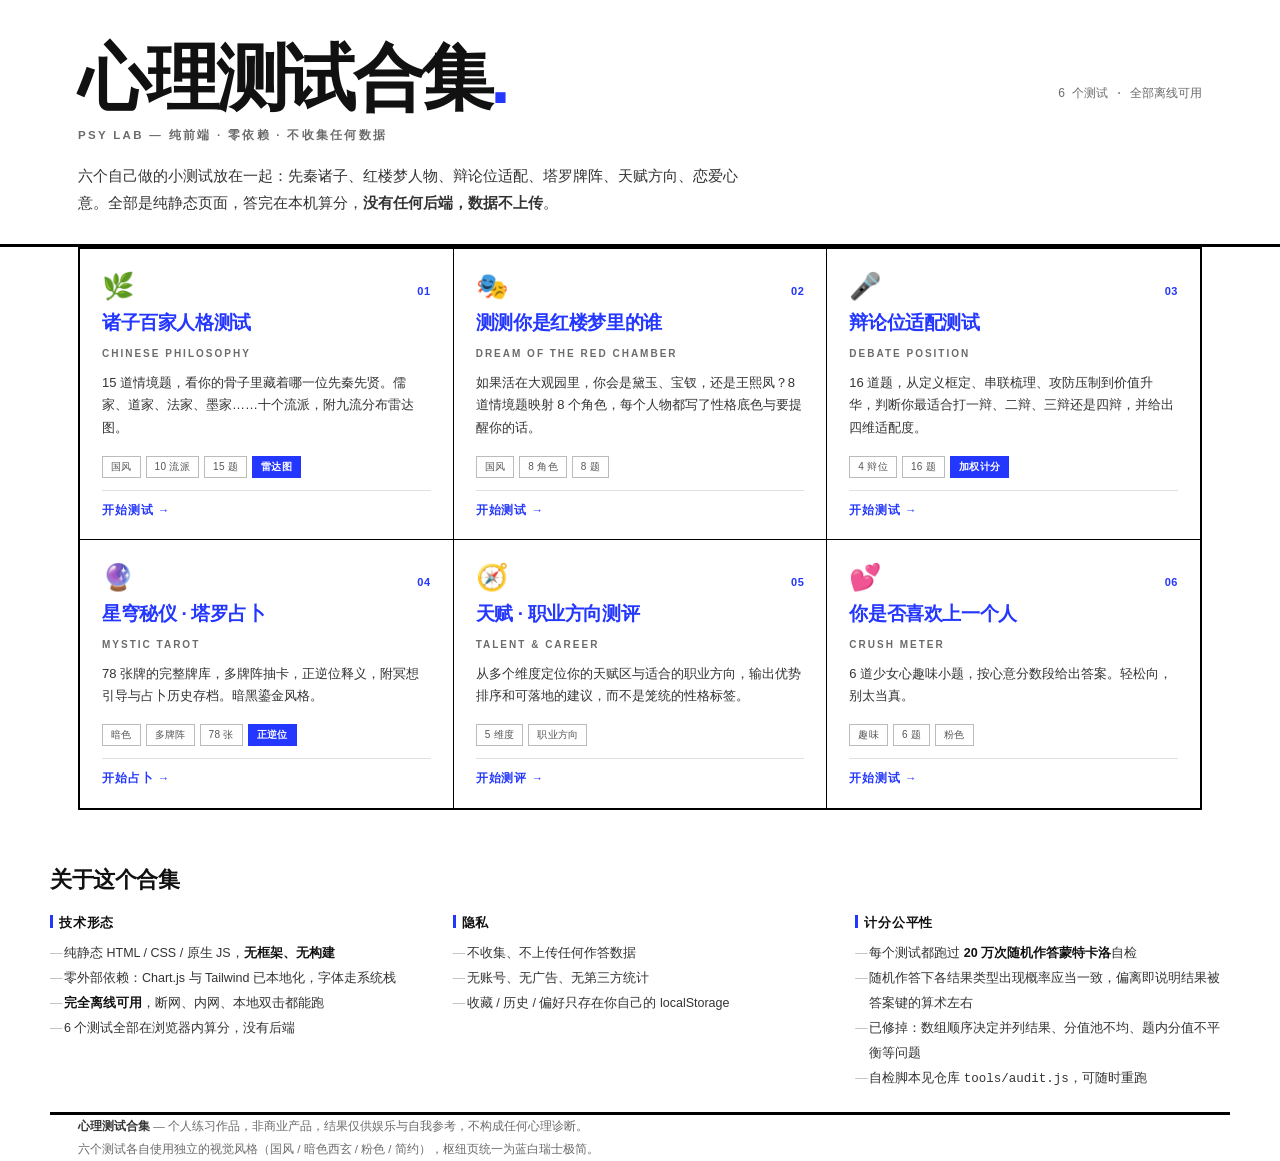
<file: index.html>
<!doctype html>
<html lang="zh-CN">
<head>
<meta charset="utf-8">
<meta name="viewport" content="width=device-width,initial-scale=1">
<title>心理测试合集 · PSY LAB</title>
<meta name="description" content="六个纯前端的心理与趣味测试：诸子百家、红楼梦、辩论位、塔罗、天赋职业、恋爱心意。零依赖、离线可用、不收集任何数据。">
<link rel="icon" href="data:image/svg+xml,<svg xmlns='http://www.w3.org/2000/svg' viewBox='0 0 100 100'><rect width='100' height='100' fill='%232437ff'/><text y='74' x='50' font-size='58' text-anchor='middle' fill='white'>测</text></svg>">
<style>
:root{--blue:#2437ff;--ink:#111;--mut:#6b6b6b;--soft:#f4f4f4;--hair:#e0e0e0}
*{box-sizing:border-box;margin:0;padding:0}
html{scroll-behavior:smooth}
body{font:14px/1.6 "Helvetica Neue",Helvetica,Arial,"PingFang SC","Microsoft YaHei",sans-serif;color:var(--ink);background:#fff;-webkit-font-smoothing:antialiased}
a{color:var(--blue);text-decoration:none}
.mono{font-family:ui-monospace,"SF Mono",Consolas,"Courier New",monospace}
.page{max-width:1180px;margin:0 auto;padding:0 28px}

/* ---------- 页头 ---------- */
.masthead{border-bottom:3px solid #000}
.mast-row{display:flex;justify-content:space-between;align-items:flex-end;gap:16px;flex-wrap:wrap;padding-top:44px}
.brand{font-size:clamp(38px,6vw,72px);font-weight:800;letter-spacing:-.045em;line-height:.95}
.brand .dot{color:var(--blue)}
.stamp{font-size:12px;color:var(--mut);padding-bottom:8px}
.tagline{margin:14px 0 18px;font-size:11.5px;letter-spacing:.2em;color:var(--mut);text-transform:uppercase;font-weight:700}
.lead{max-width:660px;font-size:14.5px;line-height:1.85;color:#333;padding-bottom:28px}

/* ---------- 卡片网格 ---------- */
main{padding:44px 0 10px}
.grid{display:grid;grid-template-columns:repeat(auto-fill,minmax(320px,1fr));gap:1px;background:#000;border:2px solid #000}
.card{background:#fff;padding:24px 22px 20px;display:flex;flex-direction:column;gap:10px;min-height:216px;transition:background .15s}
.card:hover{background:#f5f6ff}
.card-top{display:flex;align-items:baseline;gap:10px}
.emoji{font-size:26px;line-height:1}
.num{font-size:11px;font-weight:800;color:var(--blue);letter-spacing:.05em;margin-left:auto}
.card h2{font-size:19px;font-weight:800;letter-spacing:-.02em;line-height:1.3}
.card .en{font-size:10px;letter-spacing:.2em;color:var(--mut);font-weight:700;text-transform:uppercase}
.card p{font-size:13px;color:#333;line-height:1.75}
.chips{display:flex;gap:5px;flex-wrap:wrap;margin-top:auto;padding-top:6px}
.chip{font-size:10px;border:1px solid #bbb;color:#555;padding:2px 8px;letter-spacing:.03em;white-space:nowrap}
.chip.hot{background:var(--blue);color:#fff;border-color:var(--blue);font-weight:700}
.enter{font-size:11.5px;font-weight:800;letter-spacing:.08em;color:var(--blue);border-top:1px solid var(--hair);padding-top:10px;margin-top:2px}
.card:hover .enter{text-decoration:underline}

/* ---------- 说明区 ---------- */
.notes{padding:52px 0 20px;border-bottom:3px solid #000;margin-bottom:0}
.notes h2{font-size:22px;font-weight:800;letter-spacing:-.02em;margin-bottom:16px}
.ncols{display:grid;grid-template-columns:repeat(auto-fit,minmax(260px,1fr));gap:28px}
.ncol h3{font-size:13px;font-weight:800;letter-spacing:.06em;margin-bottom:8px;padding-left:9px;position:relative}
.ncol h3::before{content:"";position:absolute;left:0;top:2px;width:3px;height:13px;background:var(--blue)}
.ncol ul{list-style:none;font-size:12.5px;color:#333;line-height:2}
.ncol li{padding-left:14px;position:relative}
.ncol li::before{content:"—";position:absolute;left:0;color:#bbb}
.ncol b{color:#111}

/* ---------- 页脚 ---------- */
footer{padding:28px 0 72px;color:var(--mut);font-size:11.5px;line-height:2}
footer b{color:#333}

@media(max-width:640px){
  .page{padding:0 16px}
  .mast-row{padding-top:28px}
  .card{min-height:0}
}
</style>
</head>
<body>

<header class="masthead">
  <div class="page">
    <div class="mast-row">
      <h1 class="brand">心理测试合集<span class="dot">.</span></h1>
      <div class="stamp mono">6 个测试 · 全部离线可用</div>
    </div>
    <p class="tagline">PSY LAB — 纯前端 · 零依赖 · 不收集任何数据</p>
    <p class="lead">六个自己做的小测试放在一起：先秦诸子、红楼梦人物、辩论位适配、塔罗牌阵、天赋方向、恋爱心意。全部是纯静态页面，答完在本机算分，<b>没有任何后端，数据不上传</b>。</p>
  </div>
</header>

<main class="page">
  <div class="grid">

    <a class="card" href="zhuzi/index.html">
      <div class="card-top"><span class="emoji">🌿</span><span class="num">01</span></div>
      <h2>诸子百家人格测试</h2>
      <div class="en">Chinese Philosophy</div>
      <p>15 道情境题，看你的骨子里藏着哪一位先秦先贤。儒家、道家、法家、墨家……十个流派，附九流分布雷达图。</p>
      <div class="chips"><span class="chip">国风</span><span class="chip">10 流派</span><span class="chip">15 题</span><span class="chip hot">雷达图</span></div>
      <div class="enter">开始测试 →</div>
    </a>

    <a class="card" href="honglou/index.html">
      <div class="card-top"><span class="emoji">🎭</span><span class="num">02</span></div>
      <h2>测测你是红楼梦里的谁</h2>
      <div class="en">Dream of the Red Chamber</div>
      <p>如果活在大观园里，你会是黛玉、宝钗，还是王熙凤？8 道情境题映射 8 个角色，每个人物都写了性格底色与要提醒你的话。</p>
      <div class="chips"><span class="chip">国风</span><span class="chip">8 角色</span><span class="chip">8 题</span></div>
      <div class="enter">开始测试 →</div>
    </a>

    <a class="card" href="bianwei/index.html">
      <div class="card-top"><span class="emoji">🎤</span><span class="num">03</span></div>
      <h2>辩论位适配测试</h2>
      <div class="en">Debate Position</div>
      <p>16 道题，从定义框定、串联梳理、攻防压制到价值升华，判断你最适合打一辩、二辩、三辩还是四辩，并给出四维适配度。</p>
      <div class="chips"><span class="chip">4 辩位</span><span class="chip">16 题</span><span class="chip hot">加权计分</span></div>
      <div class="enter">开始测试 →</div>
    </a>

    <a class="card" href="tarot/index.html">
      <div class="card-top"><span class="emoji">🔮</span><span class="num">04</span></div>
      <h2>星穹秘仪 · 塔罗占卜</h2>
      <div class="en">Mystic Tarot</div>
      <p>78 张牌的完整牌库，多牌阵抽卡，正逆位释义，附冥想引导与占卜历史存档。暗黑鎏金风格。</p>
      <div class="chips"><span class="chip">暗色</span><span class="chip">多牌阵</span><span class="chip">78 张</span><span class="chip hot">正逆位</span></div>
      <div class="enter">开始占卜 →</div>
    </a>

    <a class="card" href="talent/index.html">
      <div class="card-top"><span class="emoji">🧭</span><span class="num">05</span></div>
      <h2>天赋 · 职业方向测评</h2>
      <div class="en">Talent &amp; Career</div>
      <p>从多个维度定位你的天赋区与适合的职业方向，输出优势排序和可落地的建议，而不是笼统的性格标签。</p>
      <div class="chips"><span class="chip">5 维度</span><span class="chip">职业方向</span></div>
      <div class="enter">开始测评 →</div>
    </a>

    <a class="card" href="love/index.html">
      <div class="card-top"><span class="emoji">💕</span><span class="num">06</span></div>
      <h2>你是否喜欢上一个人</h2>
      <div class="en">Crush Meter</div>
      <p>6 道少女心趣味小题，按心意分数段给出答案。轻松向，别太当真。</p>
      <div class="chips"><span class="chip">趣味</span><span class="chip">6 题</span><span class="chip">粉色</span></div>
      <div class="enter">开始测试 →</div>
    </a>

  </div>
</main>

<section class="page notes">
  <h2>关于这个合集</h2>
  <div class="ncols">
    <div class="ncol">
      <h3>技术形态</h3>
      <ul>
        <li>纯静态 HTML / CSS / 原生 JS，<b>无框架、无构建</b></li>
        <li>零外部依赖：Chart.js 与 Tailwind 已本地化，字体走系统栈</li>
        <li><b>完全离线可用</b>，断网、内网、本地双击都能跑</li>
        <li>6 个测试全部在浏览器内算分，没有后端</li>
      </ul>
    </div>
    <div class="ncol">
      <h3>隐私</h3>
      <ul>
        <li>不收集、不上传任何作答数据</li>
        <li>无账号、无广告、无第三方统计</li>
        <li>收藏 / 历史 / 偏好只存在你自己的 localStorage</li>
      </ul>
    </div>
    <div class="ncol">
      <h3>计分公平性</h3>
      <ul>
        <li>每个测试都跑过 <b>20 万次随机作答蒙特卡洛</b>自检</li>
        <li>随机作答下各结果类型出现概率应当一致，偏离即说明结果被答案键的算术左右</li>
        <li>已修掉：数组顺序决定并列结果、分值池不均、题内分值不平衡等问题</li>
        <li>自检脚本见仓库 <span class="mono">tools/audit.js</span>，可随时重跑</li>
      </ul>
    </div>
  </div>
</section>

<footer class="page">
  <div><b>心理测试合集</b> — 个人练习作品，非商业产品，结果仅供娱乐与自我参考，不构成任何心理诊断。</div>
  <div>六个测试各自使用独立的视觉风格（国风 / 暗色西玄 / 粉色 / 简约），枢纽页统一为蓝白瑞士极简。</div>
</footer>

</body>
</html>
</file>
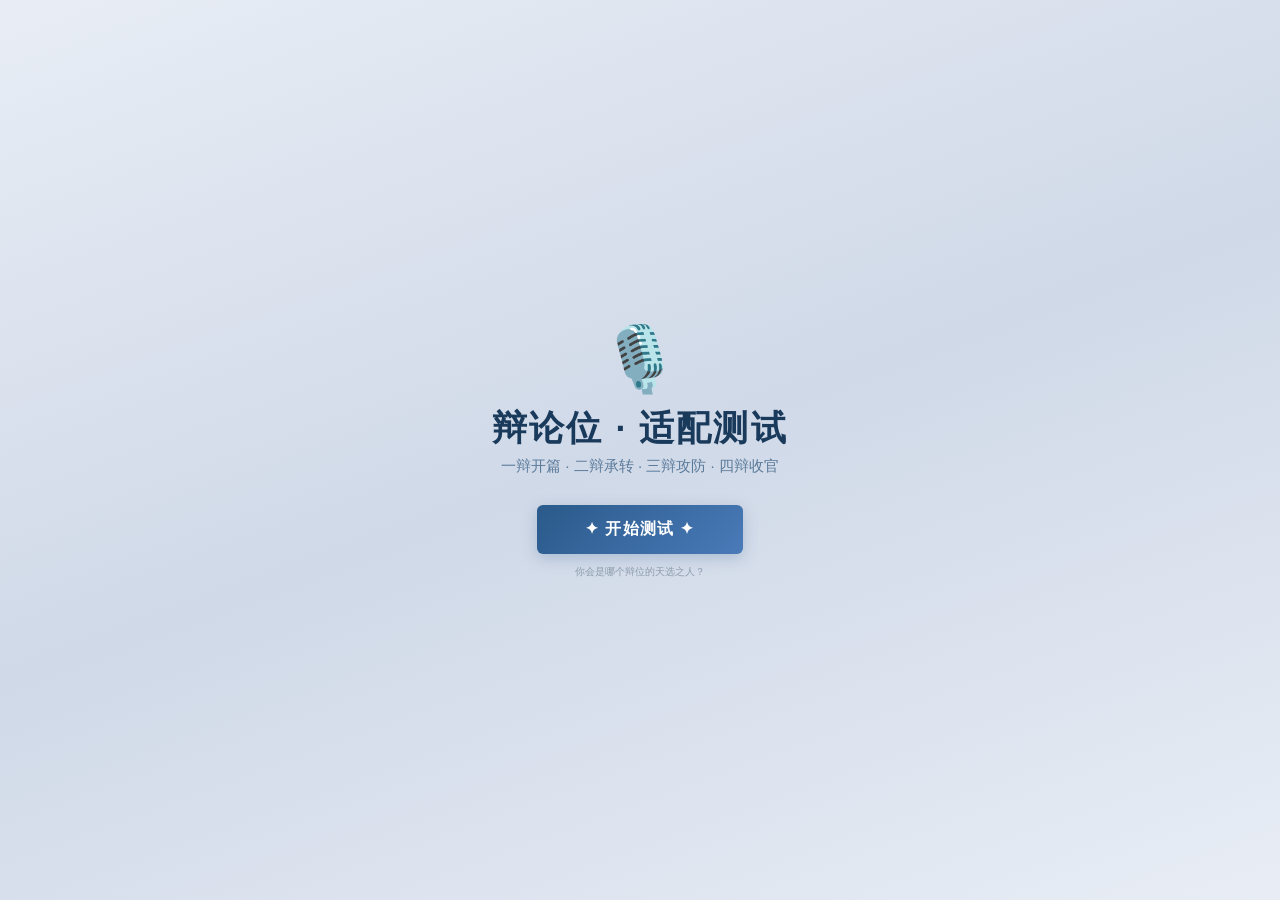
<file: bianwei/index.html>
<!DOCTYPE html>
<html lang="zh">
<head>
<meta charset="UTF-8">
<meta name="viewport" content="width=device-width,initial-scale=1.0">
<title>辩论位测试 · 你适合打哪个辩位</title>
<style>
*{margin:0;padding:0;box-sizing:border-box}
body{font-family:"PingFang SC","Microsoft YaHei","Helvetica Neue",sans-serif;background:#e8edf5;color:#1a2332;min-height:100vh;overflow-x:hidden}
#pcanvas{position:fixed;top:0;left:0;width:100%;height:100%;pointer-events:none;z-index:0;opacity:0.15}
.page{display:none;position:relative;z-index:1;min-height:100vh}
.page.active{display:flex;flex-direction:column;align-items:center}
#splash{justify-content:center;text-align:center;padding:40px 20px;background:linear-gradient(160deg,#e8edf5,#d0d9e8,#e8edf5)}
.title-icon{font-size:64px;margin-bottom:8px}
.stitle{font-size:clamp(1.5rem,4.5vw,2.2rem);color:#1a3a5c;letter-spacing:0.06em;margin-bottom:4px}
.ssub{font-size:clamp(0.8rem,2vw,0.95rem);color:#5a7a9a;margin-bottom:28px}
.sbtn{background:linear-gradient(135deg,#2a5a8a,#4a7ab8);color:#fff;border:none;padding:14px 48px;font-size:1rem;font-weight:600;letter-spacing:0.08em;cursor:pointer;border-radius:6px;box-shadow:0 4px 15px rgba(42,90,138,0.25)}
.sbtn:hover{background:linear-gradient(135deg,#3a6a9a,#5a8ac8);transform:translateY(-1px)}
#quiz{padding:24px 14px 40px;max-width:600px;margin:0 auto;width:100%}
.qhead{text-align:center;margin-bottom:16px;border-bottom:1px solid rgba(42,90,138,0.1);padding-bottom:12px}
.qp{font-size:0.7rem;color:#7a8a9a}
.qg{font-size:0.65rem;color:#8a9aaa}
.qt{font-size:1rem;color:#1a3a5c;font-weight:600;letter-spacing:0.04em}
.qcard{width:100%;background:rgba(255,255,255,0.85);backdrop-filter:blur(6px);border:1px solid rgba(42,90,138,0.08);padding:24px 18px;border-radius:8px;animation:fadeUp 0.4s ease}
@keyframes fadeUp{from{opacity:0;transform:translateY(14px)}to{opacity:1;transform:translateY(0)}}
.qtext{font-size:clamp(0.95rem,2.4vw,1.05rem);line-height:1.7;margin-bottom:16px;color:#1a2332;font-weight:500}
.obtn{display:block;width:100%;text-align:left;background:rgba(42,90,138,0.03);border:1px solid rgba(42,90,138,0.1);padding:11px 14px;margin-bottom:6px;color:#2a4a6a;font-size:0.85rem;cursor:pointer;border-radius:6px}
.obtn:hover{background:rgba(42,90,138,0.08);border-color:rgba(42,90,138,0.25);color:#1a3a5c}
.obtn.sel{background:rgba(42,90,138,0.12);border-color:#4a7ab8;color:#1a3a5c;font-weight:600}
.nr{display:flex;gap:10px;width:100%;margin-top:4px}
.nb{flex:1;padding:9px 0;background:rgba(42,90,138,0.05);border:1px solid rgba(42,90,138,0.12);color:#5a7a9a;font-size:0.8rem;cursor:pointer;border-radius:6px}
.nb:hover:not(:disabled){background:rgba(42,90,138,0.1);color:#1a3a5c}
.nb:disabled{opacity:0.25;cursor:not-allowed}
.nbp{background:linear-gradient(135deg,#2a5a8a,#4a7ab8);color:#fff;border:none}
.nbp:hover:not(:disabled){background:linear-gradient(135deg,#3a6a9a,#5a8ac8)}
#result{padding:40px 16px 50px;max-width:580px;margin:0 auto;width:100%}
.rbadge{font-size:3.4rem;text-align:center;animation:popIn 0.8s cubic-bezier(0.175,0.885,0.32,1.275)}
@keyframes popIn{0%{transform:scale(0) rotate(-15deg);opacity:0}100%{transform:scale(1) rotate(0);opacity:1}}
.rname{font-size:clamp(1.4rem,3.8vw,2rem);text-align:center;color:#1a3a5c;margin-bottom:2px;animation:fadeSlide 0.6s 0.2s both}
.ralias{font-size:1.2rem;text-align:center;color:#4a6a8a;margin-bottom:2px;animation:fadeSlide 0.6s 0.3s both}
.rsub{font-size:0.8rem;color:#6a8aaa;text-align:center;margin-bottom:14px;animation:fadeSlide 0.6s 0.4s both}
.rdiv{width:60px;height:2px;background:linear-gradient(90deg,transparent,#4a7ab8,transparent);margin:0 auto 14px;animation:fadeSlide 0.6s 0.4s both}
@keyframes fadeSlide{from{opacity:0;transform:translateY(10px)}to{opacity:1;transform:translateY(0)}}
.rdesc{line-height:1.9;font-size:0.92rem;color:#2a4a6a;text-align:center;padding:0 4px;animation:fadeSlide 0.6s 0.5s both}
.rquote{background:rgba(42,90,138,0.06);border-left:3px solid #4a7ab8;padding:12px 16px;margin-top:14px;border-radius:0 6px 6px 0;animation:fadeSlide 0.6s 0.6s both}
.rquote .ql{font-size:0.8rem;color:#3a6a9a;font-weight:600;margin-bottom:3px}
.rquote .qtxt{font-size:0.85rem;color:#2a4a6a;line-height:1.7}
.rs{margin-top:16px;padding:14px 16px;background:rgba(255,255,255,0.75);border:1px solid rgba(42,90,138,0.08);border-radius:8px;animation:fadeSlide 0.6s 0.7s both}
.sr{display:flex;justify-content:space-between;font-size:0.75rem;padding:3px 0;align-items:center}
.sr .lb{color:#5a7a9a;min-width:64px}
.sr .bw{flex:1;margin:0 8px;background:rgba(42,90,138,0.08);height:6px;border-radius:3px}
.sr .bf{height:100%;border-radius:3px;transition:width 1.5s ease}
.sr .vl{color:#1a3a5c;min-width:20px;text-align:right;font-weight:600}
.rbtn{display:block;margin:22px auto 0;background:linear-gradient(135deg,#2a5a8a,#4a7ab8);color:#fff;border:none;padding:11px 36px;font-size:0.85rem;cursor:pointer;border-radius:6px;font-weight:600;animation:fadeSlide 0.6s 0.8s both}
.rbtn:hover{background:linear-gradient(135deg,#3a6a9a,#5a8ac8)}
.fn{text-align:center;margin-top:12px;font-size:0.6rem;color:#8a9aaa}
@media(max-width:480px){.qcard{padding:18px 12px}.obtn{padding:9px 10px;font-size:0.8rem}.rbadge{font-size:2.8rem}}
</style>
</head>
<body>
<canvas id="pcanvas"></canvas>
<div id="splash" class="page active">
  <div class="title-icon">🎙️</div>
  <h1 class="stitle">辩论位 · 适配测试</h1>
  <p class="ssub">一辩开篇 · 二辩承转 · 三辩攻防 · 四辩收官</p>
  <button class="sbtn" onclick="startQuiz()">✦ 开始测试 ✦</button>
  <p class="fn">你会是哪个辩位的天选之人？</p>
</div>
<div id="quiz" class="page"></div>
<div id="result" class="page"></div>
<script>
var Q=[
{t:"备战辩论时，你最享受哪个环节？",o:[{t:"查阅资料、梳理定义和框架",s:[3,1,1,1]},{t:"预判对方可能的论证路径",s:[1,3,1,1]},{t:"准备质询问题和攻防演练",s:[1,1,3,1]},{t:"打磨结辩的价值升华稿",s:[1,1,1,3]}]},
{t:"拿到一个辩题后，你的第一反应是——",o:[{t:"这个概念的定义是什么？边界在哪？",s:[3,1,1,1]},{t:"对方的立场会从哪几个角度打？",s:[1,3,1,1]},{t:"这个辩题最致命的攻击点在哪？",s:[1,1,3,1]},{t:"这个辩题背后更深层的价值是什么？",s:[1,1,1,3]}]},
{t:"场上你最擅长的是——",o:[{t:"用清晰的定义让对方无从下手",s:[3,1,1,1]},{t:"迅速记录并归纳双方的交锋点",s:[1,3,1,1]},{t:"在自由辩中连续追问压制对方",s:[1,1,3,1]},{t:"在结辩时用价值升华打动评委",s:[1,1,1,3]}]},
{t:"队友对场上局势产生分歧时，你通常会——",o:[{t:"建议先回到己方定义框架重新梳理",s:[3,1,1,1]},{t:"分别听完双方分歧后再做判断",s:[1,3,1,1]},{t:"直接指出哪一方的逻辑更有攻击性",s:[1,1,3,1]},{t:"从全局角度分析哪种策略更有利于最终判胜",s:[1,1,1,3]}]},
{t:"你觉得自己在团队中最常扮演的角色是——",o:[{t:"定基调的人",s:[3,1,1,1]},{t:"穿针引线的人",s:[1,3,1,1]},{t:"发起冲锋的人",s:[1,1,3,1]},{t:"收尾定调的人",s:[1,1,1,3]}]},
{t:"讨论辩题时你最爱说的一句话是——",o:[{t:"先把这个概念定义清楚",s:[3,1,1,1]},{t:"我们目前的共识和分歧分别是什么",s:[1,3,1,1]},{t:"这里有一个可以直接打穿的点",s:[1,1,3,1]},{t:"这场比赛的胜负手可能是什么",s:[1,1,1,3]}]},
{t:"对方提出一个意想不到的新论点时，你——",o:[{t:"思考它是否违背了辩题的基本定义",s:[3,1,1,1]},{t:"快速把这个论点纳入己方逻辑框架",s:[1,3,1,1]},{t:"当场找它的逻辑漏洞准备回击",s:[1,1,3,1]},{t:"思考这个论点对整体战局的影响",s:[1,1,1,3]}]},
{t:"你觉得辩论中最重要的是——",o:[{t:"逻辑的严密性",s:[3,1,1,1]},{t:"团队的默契配合",s:[1,3,1,1]},{t:"反应的敏捷和杀伤力",s:[1,1,3,1]},{t:"价值的深度和感染力",s:[1,1,1,3]}]},
{t:"自由辩论时你的状态是——",o:[{t:"稳住己方定义不被对方带跑",s:[3,1,1,1]},{t:"寻找机会把己方论据串联打出",s:[1,3,1,1]},{t:"火力全开，一个问题接一个问题",s:[1,1,3,1]},{t:"留出精力思考最后怎么收尾",s:[1,1,1,3]}]},
{t:"你认为最理想的辩手风格是——",o:[{t:"冷静理性，用逻辑说服人",s:[3,1,1,1]},{t:"温和坚定，用态度感染人",s:[1,3,1,1]},{t:"犀利直接，用气势压倒人",s:[1,1,3,1]},{t:"深沉有力，用价值打动人",s:[1,1,1,3]}]},
{t:"质询环节你更倾向于——",o:[{t:"通过封闭性问题锁定对方的定义矛盾",s:[3,1,1,1]},{t:"通过开放式问题暴露对方的逻辑断层",s:[1,3,1,1]},{t:"步步紧逼不给对方喘息空间",s:[1,1,3,1]},{t:"适时收手给评委思考空间",s:[1,1,1,3]}]},
{t:"你觉得辩论的魅力在于——",o:[{t:"用逻辑还原事物的本来面目",s:[3,1,1,1]},{t:"不同观点之间的碰撞与融合",s:[1,3,1,1]},{t:"用言语的交锋分出高下",s:[1,1,3,1]},{t:"让更多人听到有价值的声音",s:[1,1,1,3]}]},
{t:"比赛进入尾声时，你通常在想——",o:[{t:"我们今天有没有守住己方的定义",s:[3,1,1,1]},{t:"我们的论据是否都有效传递了",s:[1,3,1,1]},{t:"对方的漏洞我们是否都打到了",s:[1,1,3,1]},{t:"最后这段总结要怎样升华到价值层面",s:[1,1,1,3]}]},
{t:"你认同哪种说法？",o:[{t:"辩论是说服的艺术，逻辑是第一位的",s:[3,1,1,1]},{t:"辩论是沟通的艺术，理解是第一位的",s:[1,3,1,1]},{t:"辩论是博弈的艺术，攻击是第一位的",s:[1,1,3,1]},{t:"辩论是共情的艺术，价值是第一位的",s:[1,1,1,3]}]},
{t:"输了一场比赛后，你最深刻的感受是——",o:[{t:"我们的定义没有做到滴水不漏",s:[3,1,1,1]},{t:"团队的配合还有提升空间",s:[1,3,1,1]},{t:"有几个该打到的点漏掉了",s:[1,1,3,1]},{t:"我们的价值没有被充分传递",s:[1,1,1,3]}]},
{t:"你心中最完美的辩论赛是——",o:[{t:"双方定义清晰、逻辑严密的对决",s:[3,1,1,1]},{t:"攻防有序、配合默契的团队演出",s:[1,3,1,1]},{t:"火花四溅、扣人心弦的激烈交锋",s:[1,1,3,1]},{t:"价值深刻、引人深思的思想盛宴",s:[1,1,1,3]}]}];
var RS=[
{n:"一辩 · 开宗明义",e:"📜",a:"你有望与长亭老师并肩",d:"你是辩论场上第一个站起来说话的人，冷静沉稳，逻辑清晰。你擅长为整场辩论定下基调，用精准的定义构筑己方阵地。你不追求锋芒毕露，但你的每一句话都是后续攻防的基石。开宗明义，定义先行——赛场因你而有序。",q:"长亭老师曾说：“辩论不是谁声音大谁就赢，而是谁的定义更接近真相。”你在立论时那份沉静的力量，让对手不得不重视你的每一处逻辑起点。",s:[3,1,1,1]},
{n:"二辩 · 承上启下",e:"🔗",a:"你有望与抱抱龙老师并肩",d:"你是辩论队的粘合剂，承接一辩的立论框架，梳理交锋脉络。你能在混乱的战场中找到逻辑线，帮助团队稳住阵脚。承上启下，辅助全场——看似不是最亮眼的那个，却是最不可或缺的一环。",q:"抱抱龙老师的温柔与坚定，是你最大的特质。你不抢锋芒，却总能用恰到好处的补位让全场节奏回到己方轨道。真正的控场，不需要喧哗。",s:[1,3,1,1]},
{n:"三辩 · 攻防核心",e:"⚡",a:"你有望与周姐/谢队并肩",d:"你是辩论场上最锋利的刀刃，反应迅捷，输出密集。自由辩论是你的主场，质询环节是你的高光时刻。你能精准找到对手逻辑的薄弱点并一击制胜。疯狂输出，掌控全场——你就是战场本身。",q:"周姐的犀利、谢队的压迫感，在你身上都有影子。你的每一次追问都让对手无从招架，每一次接质都滴水不漏。你属于聚光灯下，属于刀光剑影之中。",s:[1,1,3,1]},
{n:"四辩 · 力挽狂澜",e:"🏛️",a:"你有望与前进号老师并肩",d:"你是辩论队最后的底牌，在整场比赛的尾声站起来，用总结升华全场。你能在看似劣势的局面中找到翻盘点，用价值升华打动评委和听众。总结全部，力挽狂澜——你从不放弃，因为你相信话语的力量可以改变一切。",q:"前进号老师的风格就是绝境中开出花来。你的结辩总是带着穿透力，让听众在最后一刻重新审视整场比赛。纵使前路艰难，你依然选择相信辩论的力量。",s:[1,1,1,3]}];
var DN=["一辩·定调","二辩·串联","三辩·攻防","四辩·升华"];

var a=[],ci=0;

function gr(s){
  // 并列最高分时随机选取，避免结果被数组顺序决定
  var m=-Infinity,tops=[];
  for(var i=0;i<4;i++){
    if(s[i]>m){m=s[i];tops=[i];}
    else if(s[i]===m){tops.push(i);}
  }
  return tops[Math.floor(Math.random()*tops.length)];
}

function startQuiz(){ci=0;a=[];s=[0,0,0,0];
  document.querySelectorAll(".page").forEach(function(p){p.classList.remove("active");});
  document.getElementById("quiz").classList.add("active");rQ();
}

function rQ(){
  var q=Q[ci],qz=document.getElementById("quiz"),len=Q.length,sl=a[ci]!==undefined?a[ci]:-1;
  qz.innerHTML='<div class="qhead"><div class="qp">第 '+(ci+1)+' / '+len+' 题</div><div class="qg">✦ 辩论位适配测试 ✦</div><div class="qt">你的辩手特质</div></div><div class="qcard"><div class="qtext">'+q.t+'</div>'+q.o.map(function(o,i){return '<div class="obtn'+(i===sl?' sel':'')+'" onclick="so('+i+')">'+o.t+'</div>';}).join('')+'</div><div class="nr"><button class="nb" onclick="pq()" '+(ci===0?'disabled':'')+'>← 上一题</button><button class="nb nbp" onclick="nq()">'+(ci===len-1?'✦ 查看结果':'下一题 →')+'</button></div><p class="fn">选择最贴近你的选项</p>';
}

function so(i){a[ci]=i;rQ();if(ci<Q.length-1)setTimeout(function(){ci++;rQ();},300);}
function nq(){if(a[ci]===undefined)return;if(ci===Q.length-1){calc();return;}ci++;rQ();}
function pq(){if(ci===0)return;ci--;rQ();}

function calc(){
  var s=[0,0,0,0];
  for(var i=0;i<a.length;i++){var idx=a[i];if(idx===undefined)continue;var sq=Q[i].o[idx].s;for(var d=0;d<4;d++)s[d]+=sq[d];}
  showResult(gr(s),s);
}

function showResult(mi,s){
  document.querySelectorAll(".page").forEach(function(p){p.classList.remove("active");});
  var r=RS[mi],ms=Math.max.apply(null,s.concat([1])),ba=["#3a6a9a","#5a8ab8","#7aaae0","#2a5a8a"];
  var sh=s.map(function(v,i){return '<div class="sr"><span class="lb">'+DN[i]+'</span><div class="bw"><div class="bf" style="width:'+(v/ms*100)+'%;background:'+ba[i]+'"></div></div><span class="vl">'+v+'</span></div>';}).join("");
  var rs=document.getElementById("result");rs.classList.add("active");
  rs.innerHTML='<div class="rbadge">'+r.e+'</div><div class="rname">'+r.n+'</div><div class="ralias">'+r.a+'</div><div class="rsub">辩论位适配分析</div><div class="rdiv"></div><div class="rdesc">'+r.d+'</div><div class="rquote"><div class="ql">💬 辩位寄语</div><div class="qtxt">'+r.q+'</div></div><div class="rs">'+sh+'</div><button class="rbtn" onclick="startQuiz()">✦ 重新测试 ✦</button><p class="fn">仅供娱乐 · 找到属于你的辩论位</p>';
}

(function(){
  var c=document.getElementById("pcanvas"),x=c.getContext("2d");var w,h,ps=[];
  function rs(){w=c.width=innerWidth;h=c.height=innerHeight}
  window.addEventListener("resize",rs);rs();
  for(var i=0;i<50;i++)ps.push({x:Math.random()*w,y:Math.random()*h,r:Math.random()*1.5+0.3,dx:(Math.random()-0.5)*0.2,dy:-(Math.random()*0.2+0.05),o:Math.random()*0.3+0.1,ph:Math.random()*6.28});
  function dr(){x.clearRect(0,0,w,h);var t=Date.now()/1e3;for(var i=0;i<ps.length;i++){var p=ps[i];p.x+=p.dx;p.y+=p.dy;if(p.y<-10){p.y=h+10;p.x=Math.random()*w}if(p.x<-10)p.x=w+10;if(p.x>w+10)p.x=-10;var al=p.o*(0.5+0.5*Math.sin(t+p.ph));x.beginPath();x.arc(p.x,p.y,p.r,0,6.28);x.fillStyle="rgba(42,90,138,"+al+")";x.fill();}requestAnimationFrame(dr);}
  dr();
})();
</script></body></html>
</file>
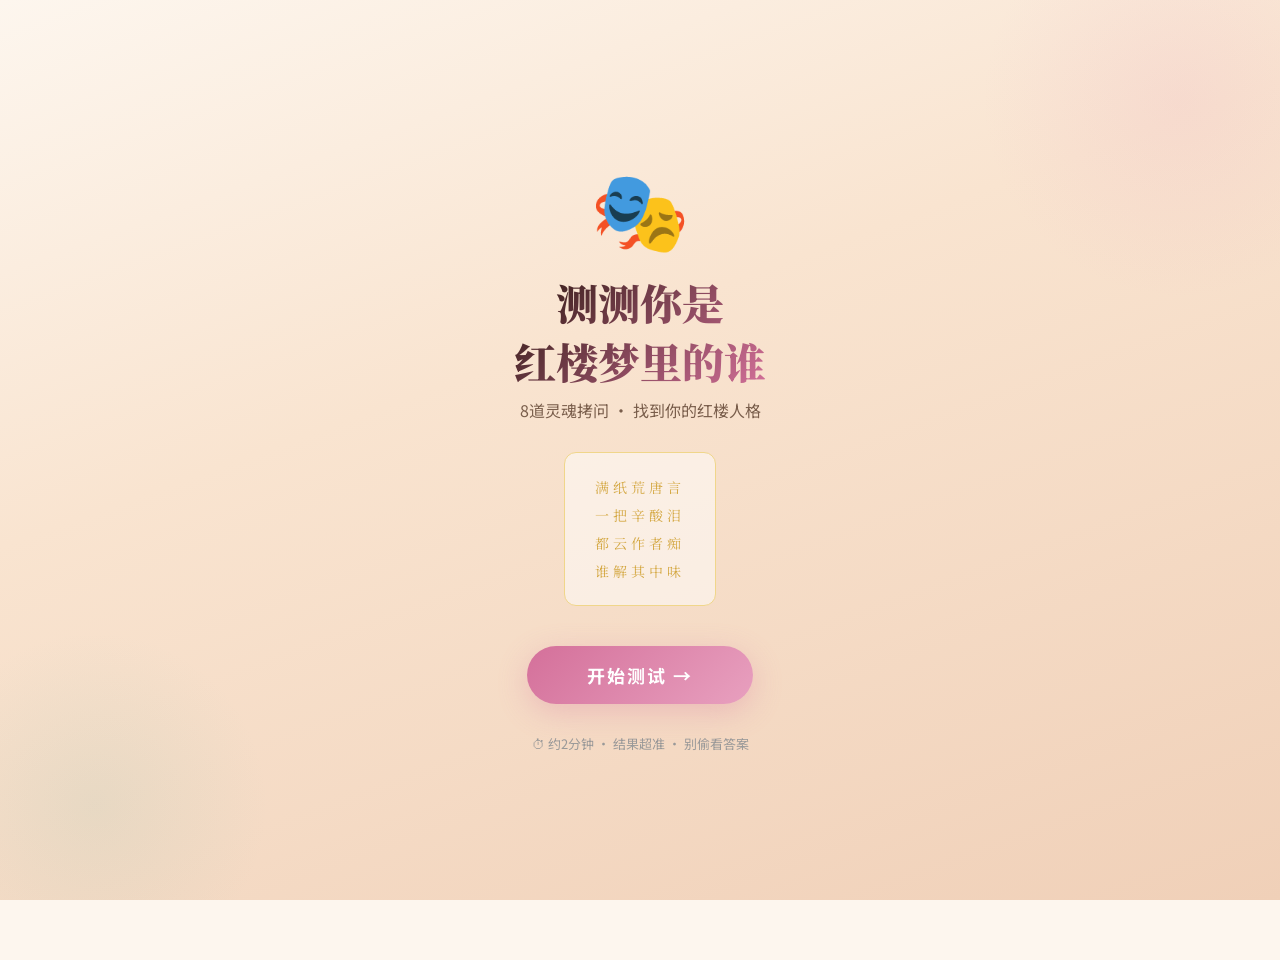
<file: honglou/index.html>
<!DOCTYPE html>
<html lang="zh-CN">
<head>
<meta charset="UTF-8">
<meta name="viewport" content="width=device-width, initial-scale=1.0">
<title>🎭 测测你是红楼梦里的谁？</title>
<style>
  @import url('https://fonts.googleapis.com/css2?family=Noto+Serif+SC:wght@400;600;700;900&family=Noto+Sans+SC:wght@300;400;500;700&display=swap');

  :root {
    --rose: #e8a0bf;
    --rose-deep: #d4709a;
    --jade: #7eb8a4;
    --jade-deep: #5a9a7e;
    --gold: #d4a843;
    --gold-light: #f0d68a;
    --ink: #2c1810;
    --ink-light: #5a3d2b;
    --cream: #fdf6ee;
    --cream-dark: #f5e6d0;
    --paper: #faf3e8;
    --shadow: rgba(44, 24, 16, 0.08);
  }

  * { margin: 0; padding: 0; box-sizing: border-box; }

  body {
    font-family: 'Noto Sans SC', sans-serif;
    background: var(--cream);
    color: var(--ink);
    min-height: 100vh;
    overflow-x: hidden;
  }

  /* ====== 页面容器 ====== */
  .page {
    display: none;
    min-height: 100vh;
    padding: 0 0 60px;
    animation: fadeUp 0.6s ease;
  }
  .page.active { display: block; }

  @keyframes fadeUp {
    from { opacity: 0; transform: translateY(30px); }
    to { opacity: 1; transform: translateY(0); }
  }

  /* ====== 封面页 ====== */
  .cover {
    min-height: 100vh;
    display: flex;
    flex-direction: column;
    align-items: center;
    justify-content: center;
    background: linear-gradient(160deg, #fdf6ee 0%, #f9e4d0 40%, #f0d0b8 100%);
    position: relative;
    overflow: hidden;
    padding: 40px 20px;
  }

  .cover::before {
    content: '';
    position: absolute;
    top: -100px; right: -100px;
    width: 400px; height: 400px;
    background: radial-gradient(circle, rgba(232,160,191,0.15) 0%, transparent 70%);
    border-radius: 50%;
  }
  .cover::after {
    content: '';
    position: absolute;
    bottom: -80px; left: -80px;
    width: 350px; height: 350px;
    background: radial-gradient(circle, rgba(126,184,164,0.12) 0%, transparent 70%);
    border-radius: 50%;
  }

  .cover-icon {
    font-size: 80px;
    margin-bottom: 10px;
    animation: float 3s ease-in-out infinite;
  }
  @keyframes float {
    0%,100% { transform: translateY(0); }
    50% { transform: translateY(-10px); }
  }

  .cover h1 {
    font-family: 'Noto Serif SC', serif;
    font-size: clamp(28px, 7vw, 42px);
    font-weight: 900;
    text-align: center;
    line-height: 1.4;
    margin-bottom: 8px;
    background: linear-gradient(135deg, var(--ink) 0%, var(--rose-deep) 100%);
    -webkit-background-clip: text;
    -webkit-text-fill-color: transparent;
    background-clip: text;
  }

  .cover-sub {
    font-size: 16px;
    color: var(--ink-light);
    margin-bottom: 30px;
    text-align: center;
    opacity: 0.8;
  }

  .cover-deco {
    font-family: 'Noto Serif SC', serif;
    font-size: 14px;
    color: var(--gold);
    letter-spacing: 4px;
    margin-bottom: 40px;
    text-align: center;
    line-height: 2;
    padding: 20px 30px;
    border: 1px solid var(--gold-light);
    border-radius: 12px;
    background: rgba(255,255,255,0.5);
  }

  .start-btn {
    position: relative;
    z-index: 1;
    padding: 16px 60px;
    font-size: 18px;
    font-weight: 700;
    font-family: 'Noto Sans SC', sans-serif;
    color: #fff;
    background: linear-gradient(135deg, var(--rose-deep) 0%, var(--rose) 100%);
    border: none;
    border-radius: 50px;
    cursor: pointer;
    box-shadow: 0 8px 30px rgba(212,112,154,0.3);
    transition: all 0.3s ease;
    letter-spacing: 2px;
  }
  .start-btn:hover {
    transform: translateY(-2px);
    box-shadow: 0 12px 40px rgba(212,112,154,0.4);
  }
  .start-btn:active {
    transform: translateY(0);
  }

  .cover-tips {
    margin-top: 30px;
    font-size: 13px;
    color: #999;
    text-align: center;
  }

  /* ====== 答题页 ====== */
  .quiz-container {
    max-width: 600px;
    margin: 0 auto;
    padding: 0 16px;
  }

  .progress-bar {
    position: sticky;
    top: 0;
    z-index: 100;
    background: rgba(253,246,238,0.95);
    backdrop-filter: blur(10px);
    padding: 16px 16px 12px;
    margin: 0 -16px;
  }

  .progress-top {
    display: flex;
    justify-content: space-between;
    align-items: center;
    margin-bottom: 10px;
  }

  .progress-label {
    font-size: 13px;
    color: var(--ink-light);
    font-weight: 500;
  }

  .progress-count {
    font-family: 'Noto Serif SC', serif;
    font-size: 14px;
    font-weight: 700;
    color: var(--rose-deep);
  }

  .progress-track {
    height: 6px;
    background: var(--cream-dark);
    border-radius: 3px;
    overflow: hidden;
  }

  .progress-fill {
    height: 100%;
    background: linear-gradient(90deg, var(--rose) 0%, var(--rose-deep) 100%);
    border-radius: 3px;
    transition: width 0.4s ease;
  }

  .question-card {
    margin-top: 24px;
    padding: 32px 24px;
    background: #fff;
    border-radius: 20px;
    box-shadow: 0 4px 24px var(--shadow);
    border: 1px solid rgba(232,160,191,0.15);
  }

  .question-num {
    display: inline-block;
    font-size: 12px;
    font-weight: 700;
    color: #fff;
    background: linear-gradient(135deg, var(--rose) 0%, var(--rose-deep) 100%);
    padding: 4px 14px;
    border-radius: 20px;
    margin-bottom: 16px;
    letter-spacing: 1px;
  }

  .question-text {
    font-family: 'Noto Serif SC', serif;
    font-size: clamp(18px, 4.5vw, 22px);
    font-weight: 700;
    line-height: 1.6;
    margin-bottom: 8px;
    color: var(--ink);
  }

  .question-context {
    font-size: 14px;
    color: #999;
    margin-bottom: 24px;
    line-height: 1.6;
  }

  .options {
    display: flex;
    flex-direction: column;
    gap: 12px;
  }

  .option {
    display: flex;
    align-items: flex-start;
    gap: 12px;
    padding: 16px 18px;
    background: var(--paper);
    border: 2px solid transparent;
    border-radius: 14px;
    cursor: pointer;
    transition: all 0.25s ease;
    line-height: 1.6;
    font-size: 15px;
    color: var(--ink);
  }
  .option:hover {
    border-color: var(--rose);
    background: #fff;
    transform: translateX(4px);
  }
  .option:active {
    transform: scale(0.98);
  }
  .option.selected {
    border-color: var(--rose-deep);
    background: linear-gradient(135deg, #fff5f9 0%, #fff 100%);
    box-shadow: 0 2px 12px rgba(212,112,154,0.15);
  }

  .option-marker {
    flex-shrink: 0;
    width: 28px; height: 28px;
    border-radius: 50%;
    background: #fff;
    border: 2px solid var(--cream-dark);
    display: flex;
    align-items: center;
    justify-content: center;
    font-size: 13px;
    font-weight: 700;
    color: #bbb;
    transition: all 0.25s ease;
    margin-top: 1px;
  }
  .option.selected .option-marker {
    background: linear-gradient(135deg, var(--rose) 0%, var(--rose-deep) 100%);
    border-color: var(--rose-deep);
    color: #fff;
  }

  .option-text {
    flex: 1;
  }

  /* ====== 结果页 ====== */
  .result-page {
    max-width: 600px;
    margin: 0 auto;
    padding: 0 16px;
  }

  .result-card {
    background: #fff;
    border-radius: 24px;
    overflow: hidden;
    box-shadow: 0 8px 40px rgba(44,24,16,0.1);
    margin-top: 20px;
  }

  .result-header {
    padding: 48px 28px 36px;
    text-align: center;
    position: relative;
    overflow: hidden;
  }
  .result-header::before {
    content: '';
    position: absolute;
    top: 0; left: 0; right: 0;
    height: 4px;
    background: linear-gradient(90deg, var(--rose), var(--gold), var(--jade));
  }

  .result-emoji {
    font-size: 72px;
    margin-bottom: 12px;
    display: block;
  }

  .result-label {
    font-size: 13px;
    letter-spacing: 4px;
    color: var(--gold);
    font-weight: 500;
    margin-bottom: 8px;
  }

  .result-name {
    font-family: 'Noto Serif SC', serif;
    font-size: clamp(28px, 7vw, 36px);
    font-weight: 900;
    color: var(--ink);
    margin-bottom: 4px;
  }

  .result-title {
    font-size: 16px;
    color: var(--rose-deep);
    font-weight: 600;
  }

  .result-keywords {
    display: flex;
    justify-content: center;
    gap: 10px;
    margin-top: 20px;
    flex-wrap: wrap;
  }
  .keyword {
    padding: 6px 16px;
    border-radius: 20px;
    font-size: 13px;
    font-weight: 500;
    border: 1px solid;
  }
  .keyword.rose { color: var(--rose-deep); border-color: var(--rose); background: rgba(232,160,191,0.08); }
  .keyword.jade { color: var(--jade-deep); border-color: var(--jade); background: rgba(126,184,164,0.08); }
  .keyword.gold { color: #b8922e; border-color: var(--gold); background: rgba(212,168,67,0.08); }

  .result-body {
    padding: 0 28px 28px;
  }

  .result-desc {
    font-size: 15px;
    line-height: 2;
    color: var(--ink-light);
    margin-bottom: 24px;
  }

  .result-poem {
    font-family: 'Noto Serif SC', serif;
    font-size: 15px;
    color: var(--gold);
    text-align: center;
    padding: 20px 24px;
    background: linear-gradient(135deg, rgba(253,246,238,0.8) 0%, rgba(240,214,138,0.1) 100%);
    border-radius: 14px;
    border: 1px solid rgba(212,168,67,0.2);
    margin-bottom: 24px;
    line-height: 2;
    letter-spacing: 2px;
  }

  .result-section {
    margin-bottom: 20px;
  }
  .result-section-title {
    font-family: 'Noto Serif SC', serif;
    font-size: 16px;
    font-weight: 700;
    color: var(--ink);
    margin-bottom: 10px;
    display: flex;
    align-items: center;
    gap: 8px;
  }
  .result-section-text {
    font-size: 14px;
    line-height: 1.9;
    color: var(--ink-light);
  }
  .result-section-text.highlight {
    color: var(--rose-deep);
    font-weight: 500;
  }

  .result-actions {
    padding: 24px 28px 32px;
    display: flex;
    flex-direction: column;
    gap: 12px;
  }

  .btn-primary {
    width: 100%;
    padding: 16px;
    font-size: 16px;
    font-weight: 700;
    font-family: 'Noto Sans SC', sans-serif;
    color: #fff;
    background: linear-gradient(135deg, var(--rose-deep) 0%, var(--rose) 100%);
    border: none;
    border-radius: 50px;
    cursor: pointer;
    letter-spacing: 2px;
    box-shadow: 0 6px 24px rgba(212,112,154,0.25);
    transition: all 0.3s ease;
  }
  .btn-primary:hover {
    transform: translateY(-2px);
    box-shadow: 0 10px 32px rgba(212,112,154,0.35);
  }

  .btn-secondary {
    width: 100%;
    padding: 14px;
    font-size: 14px;
    font-weight: 500;
    font-family: 'Noto Sans SC', sans-serif;
    color: var(--ink-light);
    background: var(--paper);
    border: 2px solid var(--cream-dark);
    border-radius: 50px;
    cursor: pointer;
    transition: all 0.3s ease;
  }
  .btn-secondary:hover {
    border-color: var(--rose);
    color: var(--rose-deep);
  }

  .share-hint {
    text-align: center;
    font-size: 12px;
    color: #bbb;
    margin-top: 8px;
    line-height: 1.8;
  }

  /* ====== 汇总页 ====== */
  .all-results {
    max-width: 600px;
    margin: 0 auto;
    padding: 20px 16px 60px;
  }
  .all-results h2 {
    font-family: 'Noto Serif SC', serif;
    font-size: 24px;
    text-align: center;
    margin-bottom: 20px;
    color: var(--ink);
  }
  .char-grid {
    display: grid;
    grid-template-columns: 1fr 1fr;
    gap: 12px;
  }
  .char-item {
    padding: 20px 16px;
    background: #fff;
    border-radius: 16px;
    text-align: center;
    box-shadow: 0 2px 12px var(--shadow);
    cursor: pointer;
    transition: all 0.25s ease;
    border: 2px solid transparent;
  }
  .char-item:hover {
    transform: translateY(-3px);
    border-color: var(--rose);
  }
  .char-item .char-emoji { font-size: 36px; display: block; margin-bottom: 8px; }
  .char-item .char-name {
    font-family: 'Noto Serif SC', serif;
    font-size: 16px;
    font-weight: 700;
    margin-bottom: 4px;
  }
  .char-item .char-tag {
    font-size: 12px;
    color: #999;
  }

  /* ====== 装饰 ====== */
  .decorative-line {
    width: 60px;
    height: 2px;
    background: linear-gradient(90deg, transparent, var(--gold), transparent);
    margin: 20px auto;
  }

  /* ====== 动画 ====== */
  .fade-in {
    animation: fadeIn 0.5s ease forwards;
  }
  @keyframes fadeIn {
    from { opacity: 0; }
    to { opacity: 1; }
  }

  /* ====== 响应式 ====== */
  @media (max-width: 400px) {
    .question-card { padding: 24px 18px; }
    .result-header { padding: 36px 20px 28px; }
    .result-body { padding: 0 20px 24px; }
    .result-actions { padding: 20px 20px 28px; }
    .option { padding: 14px 14px; }
  }

  /* ====== 打印友好 ====== */
  @media print {
    .start-btn, .btn-primary, .btn-secondary, .share-hint { display: none; }
  }
</style>
</head>
<body>

<!-- ==================== 封面页 ==================== -->
<div class="page active" id="page-cover">
  <div class="cover">
    <span class="cover-icon">🎭</span>
    <h1>测测你是<br>红楼梦里的谁</h1>
    <p class="cover-sub">8道灵魂拷问 · 找到你的红楼人格</p>
    <div class="cover-deco">
      满纸荒唐言<br>一把辛酸泪<br>都云作者痴<br>谁解其中味
    </div>
    <button class="start-btn" onclick="startQuiz()">开始测试 →</button>
    <p class="cover-tips">⏱ 约2分钟 · 结果超准 · 别偷看答案</p>
  </div>
</div>

<!-- ==================== 答题页 ==================== -->
<div class="page" id="page-quiz">
  <div class="progress-bar">
    <div class="progress-top">
      <span class="progress-label">红楼灵魂测试</span>
      <span class="progress-count" id="progress-text">1 / 8</span>
    </div>
    <div class="progress-track">
      <div class="progress-fill" id="progress-fill" style="width: 12.5%"></div>
    </div>
  </div>
  <div class="quiz-container">
    <div class="question-card" id="question-card">
      <!-- 由JS动态渲染 -->
    </div>
  </div>
</div>

<!-- ==================== 结果页 ==================== -->
<div class="page" id="page-result">
  <div class="result-page">
    <div class="result-card" id="result-card">
      <!-- 由JS动态渲染 -->
    </div>
  </div>
</div>

<!-- ==================== 全角色汇总页 ==================== -->
<div class="page" id="page-all">
  <div class="all-results">
    <h2>📜 红楼八美人</h2>
    <div class="decorative-line"></div>
    <div class="char-grid" id="char-grid">
      <!-- 由JS动态渲染 -->
    </div>
    <div style="text-align:center; margin-top:24px;">
      <button class="btn-primary" onclick="startQuiz()" style="max-width:300px;">再测一次 🔄</button>
    </div>
  </div>
</div>

<script>
// ==================== 题库 ====================
const questions = [
  {
    context: "你拿到一笔意外之财，你会——",
    question: "你选择怎样的生活方式？",
    options: [
      { text: "给自己买一束花，窝在家里看一整天书 🌸", scores: { daiyu: 3, baoyu: 1 } },
      { text: "存起来，顺便规划一下未来三年的财务 📊", scores: { baochai: 3, xifeng: 1 } },
      { text: "约上好朋友们一起吃顿大餐，热闹一下 🎉", scores: { xiangyun: 3, xiren: 1 } },
      { text: "去旅行，看看这个世界还有什么没见过的 ✈️", scores: { tanchun: 3, miaoyu: 1 } }
    ]
  },
  {
    context: "和最好的朋友大吵一架后，你会——",
    question: "你和朋友吵架了怎么办？",
    options: [
      { text: "一个人默默流泪，觉得全世界都不理解自己 💔", scores: { daiyu: 3, baoyu: 1 } },
      { text: "先冷静几天，想清楚谁对谁错，然后主动沟通 🤝", scores: { baochai: 3, tanchun: 1 } },
      { text: "直接找对方理论，把话说清楚，不憋着 🔥", scores: { xifeng: 3, xiangyun: 1 } },
      { text: "发条朋友圈暗示一下，等对方来找你 🫣", scores: { miaoyu: 2, xiren: 2 } }
    ]
  },
  {
    context: "关于爱情，你最向往的是——",
    question: "你理想的爱情是什么样的？",
    options: [
      { text: "灵魂伴侣，能懂你所有未说出口的话 💫", scores: { daiyu: 3, baoyu: 2 } },
      { text: "势均力敌，两个人一起变更好 🌟", scores: { baochai: 2, tanchun: 3 } },
      { text: "被人宠着，有人为你遮风挡雨 ☂️", scores: { xiren: 3, xiangyun: 1 } },
      { text: "自由洒脱，互相欣赏但不过度依赖 🦋", scores: { miaoyu: 3, xifeng: 1 } }
    ]
  },
  {
    context: "在团队合作中，你通常扮演——",
    question: "工作中你是什么角色？",
    options: [
      { text: "创意担当，总能提出让人眼前一亮的想法 💡", scores: { baoyu: 3, daiyu: 1 } },
      { text: "执行力超强，把所有细节都安排得明明白白 📋", scores: { baochai: 2, xiren: 3 } },
      { text: "气场全开的leader，说一不二 👑", scores: { xifeng: 3, tanchun: 2 } },
      { text: "调和剂，谁有矛盾都来找你 💆", scores: { xiangyun: 2, baochai: 1 } }
    ]
  },
  {
    context: "以下四样东西，你只能保留一样，你选——",
    question: "你最在意什么？",
    options: [
      { text: "一颗能看透人心的水晶球 🔮", scores: { daiyu: 2, miaoyu: 3 } },
      { text: "一张永远不会被拒绝的VIP通行证 🎫", scores: { xifeng: 3, tanchun: 1 } },
      { text: "一个永远装不满的存钱罐 💰", scores: { baochai: 2, xiren: 3 } },
      { text: "一本写满人生剧本的书 📖", scores: { baoyu: 3, xiangyun: 1 } }
    ]
  },
  {
    context: "遇到你不喜欢的人，你会——",
    question: "你怎么对待不喜欢的人？",
    options: [
      { text: "不撕破脸，但会在心里默默画一条线 ✏️", scores: { daiyu: 3, baochai: 1 } },
      { text: "表面客客气气，心里门儿清 🎭", scores: { baochai: 3, xifeng: 1 } },
      { text: "不装了，直接保持距离 🚧", scores: { miaoyu: 3, tanchun: 1 } },
      { text: "尝试理解对方，说不定能成为朋友呢 🌈", scores: { xiangyun: 3, baoyu: 1 } }
    ]
  },
  {
    context: "凌晨两点睡不着，你会——",
    question: "深夜emo时你怎么做？",
    options: [
      { text: "突然伤感，开始写小作文发到仅自己可见 📝", scores: { daiyu: 3, baoyu: 1 } },
      { text: "打开备忘录列明天的计划，越列越清醒 📌", scores: { tanchun: 3, baochai: 1 } },
      { text: "刷手机刷到困，或者点个外卖犒劳自己 🍜", scores: { xiangyun: 2, xiren: 2 } },
      { text: "出门散步，或者看星星发呆 🌙", scores: { miaoyu: 3, baoyu: 1 } }
    ]
  },
  {
    context: "你可以永远住在一个花园里，你选——",
    question: "你选择哪个花园住一辈子？",
    options: [
      { text: "一个种满竹子和兰花的安静小院 🎋", scores: { daiyu: 3, miaoyu: 1 } },
      { text: "一个井井有条、四季花开不断的精致庭院 🌷", scores: { baochai: 3, xiren: 1 } },
      { text: "一个可以开派对的超大花园，随时有人来玩 🎪", scores: { xiangyun: 3, xifeng: 1 } },
      { text: "一个荒野中的秘密花园，只有你知道入口 🗝️", scores: { baoyu: 2, miaoyu: 2 } }
    ]
  }
];

// ==================== 角色数据 ====================
const characters = {
  daiyu: {
    name: "林黛玉",
    emoji: "💎",
    title: "绝世清冷才女",
    tags: ["灵魂敏感", "才华横溢", "至死不渝"],
    tagColors: ["rose", "jade", "gold"],
    poem: "质本洁来还洁去，强于污淖陷渠沟。",
    desc: `你是人群中最独特的那一个。你内心丰富细腻，对世界有着超乎常人的感知力。别人看到的是花开花落，你看到的是人生无常。

你不是不合群，只是还没遇到能真正懂你的人。一旦认定，便是此生唯一。`,
    charm: "你的眼神里藏着整个星空，让人忍不住想靠近。",
    lesson: "学会放过自己，允许不完美。"
  },
  baochai: {
    name: "薛宝钗",
    emoji: "🧠",
    title: "人间清醒大女主",
    tags: ["通透豁达", "大局观强", "温润如玉"],
    tagColors: ["jade", "rose", "gold"],
    poem: "好风凭借力，送我上青云。",
    desc: `你是朋友圈里的"定海神针"。不管多大的事，你总能冷静分析，找到最优解。你不是没有脾气，而是选择把能量花在更值得的事情上。

你的高情商让人如沐春风，但很少有人知道你背后的付出和自律。`,
    charm: "你是那种“越了解越让人敬佩”的人。",
    lesson: "偶尔也要允许自己示弱。"
  },
  xifeng: {
    name: "王熙凤",
    emoji: "🔥",
    title: "霸气侧漏的事业女王",
    tags: ["雷厉风行", "野心勃勃", "笑里藏刀"],
    tagColors: ["gold", "rose", "jade"],
    poem: "机关算尽太聪明，反算了卿卿性命。",
    desc: `你是天生的领导者。别人还在纠结的时候，你已经把三步之后的棋都下好了。你不怕得罪人，因为你知道——善良没有锋芒，就是软弱。

表面上你笑着，心里的算盘比谁都精。但对真正在乎的人，你愿意掏出全部。`,
    charm: "你活成了很多人想成为却不敢成为的样子。",
    lesson: "学会信任，不是所有事都需要你一个人扛。"
  },
  xiangyun: {
    name: "史湘云",
    emoji: "☀️",
    title: "元气满满的社交天花板",
    tags: ["开朗洒脱", "豪爽大气", "乐天派"],
    tagColors: ["gold", "jade", "rose"],
    poem: "厮配得才貌仙郎，博得个地久天长。",
    desc: `你是行走的"开心果"！有你在的地方永远不会冷场。你心直口快，从不藏着掖着，活得坦荡又痛快。

即使经历了风雨，你也能笑着说出"没关系"。你的乐观不是因为不知道生活的苦，而是选择用阳光面对一切。`,
    charm: "你是那种让人“看到你就觉得今天会好起来”的人。",
    lesson: "偶尔也允许自己不开心，不必总是“没事的”。"
  },
  tanchun: {
    name: "贾探春",
    emoji: "🚀",
    title: "有野心的实干家",
    tags: ["有远见", "不服输", "改革先锋"],
    tagColors: ["jade", "gold", "rose"],
    poem: "才自精明志自高，生于末世运偏消。",
    desc: `你是那种"出身不重要，我命由我不由天"的人。你有强烈的自我意识和上进心，永远在寻找突破和成长的机会。

你讨厌平庸，不安于现状，总是在挑战自己。别人觉得你"太拼了"，但你知道——只有自己能给自己想要的生活。`,
    charm: "你身上那股“不服来战”的劲儿，真的太飒了。",
    lesson: "有时候慢下来，也是一种力量。"
  },
  miaoyu: {
    name: "妙玉",
    emoji: "🌿",
    title: "高冷孤傲的文艺隐士",
    tags: ["独立自主", "审美极高", "宁缺毋滥"],
    tagColors: ["jade", "gold", "rose"],
    poem: "欲洁何曾洁，云空未必空。",
    desc: `你是朋友圈里的"隐世高人"。你不care世俗的标准，只遵从自己内心的节奏。你的品味总是领先别人三步，但你懒得解释。

你不是高冷，只是对"不合适"的事情提不起兴趣。一旦遇到对的人或事，你会展现惊人的热情和忠诚。`,
    charm: "你是那种“人群中安静发光”的人。",
    lesson: "学会放下执念，不完美的世界也有值得拥抱的部分。"
  },
  xiren: {
    name: "袭人",
    emoji: "🫶",
    title: "温柔可靠的暖心天使",
    tags: ["温柔体贴", "忠诚靠谱", "默默付出"],
    tagColors: ["rose", "jade", "gold"],
    poem: "枉自温柔和顺，空云似桂如兰。",
    desc: `你是那种"朋友有难第一个想到的人"。你总是默默地照顾身边的人，把最好的留给别人，把委屈留给自己。

你不是没有主见，只是习惯了用温柔的方式化解一切。你的善良是骨子里的，不是表演。`,
    charm: "你是人间“安全感”的代名词。",
    lesson: "你的感受也很重要，别忘了照顾自己。"
  },
  baoyu: {
    name: "贾宝玉",
    emoji: "🌙",
    title: "浪漫主义的理想家",
    tags: ["重情重义", "追求自由", "悲天悯人"],
    tagColors: ["gold", "rose", "jade"],
    poem: "潦倒不通世务，愚顽怕读文章。",
    desc: `你是天生的理想主义者。你相信世间万物皆有灵，你对每一段关系都投入真心。别人觉得你"太感性"，但你清楚——感性是这个理性世界里最珍贵的东西。

你不愿随波逐流，不愿意变成"大多数人"。你想要的是纯粹的、不打折扣的爱和自由。`,
    charm: "你是那种让人“想保护”的存在。",
    lesson: "梦想很美，但也要学会在现实中找到平衡。"
  }
};

const characterOrder = ["daiyu","baochai","xifeng","xiangyun","tanchun","miaoyu","xiren","baoyu"];

// ==================== 状态 ====================
let currentQ = 0;
let scores = {};
let answers = [];

function initScores() {
  scores = {};
  characterOrder.forEach(k => scores[k] = 0);
}

// ==================== 核心逻辑 ====================
function showPage(id) {
  document.querySelectorAll('.page').forEach(p => p.classList.remove('active'));
  const page = document.getElementById(id);
  page.classList.add('active');
  window.scrollTo({ top: 0, behavior: 'smooth' });
}

function startQuiz() {
  currentQ = 0;
  answers = [];
  initScores();
  renderQuestion();
  showPage('page-quiz');
}

function renderQuestion() {
  const q = questions[currentQ];
  const total = questions.length;

  document.getElementById('progress-text').textContent = `${currentQ + 1} / ${total}`;
  document.getElementById('progress-fill').style.width = `${((currentQ + 1) / total) * 100}%`;

  const markers = ['A', 'B', 'C', 'D'];
  const card = document.getElementById('question-card');
  card.style.animation = 'none';
  card.offsetHeight; // trigger reflow
  card.style.animation = 'fadeUp 0.4s ease';

  card.innerHTML = `
    <span class="question-num">第 ${currentQ + 1} 题</span>
    <div class="question-text">${q.question}</div>
    <div class="question-context">${q.context}</div>
    <div class="options">
      ${q.options.map((opt, i) => `
        <div class="option" onclick="selectOption(${i})" id="opt-${i}">
          <span class="option-marker">${markers[i]}</span>
          <span class="option-text">${opt.text}</span>
        </div>
      `).join('')}
    </div>
  `;
}

function selectOption(index) {
  // 取消之前的选中
  document.querySelectorAll('.option').forEach(o => o.classList.remove('selected'));
  document.getElementById(`opt-${index}`).classList.add('selected');

  // 记录分数
  const q = questions[currentQ];
  const optionScores = q.options[index].scores;
  for (const [key, val] of Object.entries(optionScores)) {
    scores[key] += val;
  }
  answers.push(index);

  // 延迟切换
  setTimeout(() => {
    currentQ++;
    if (currentQ < questions.length) {
      renderQuestion();
    } else {
      showResult();
    }
  }, 350);
}

// 计分公平性修复：先用答案键算出各角色在"随机作答"下的均值 μ 与标准差 σ，
// 再按 (得分 − μ) / σ 比较。否则分值池大的角色（如黛玉）天生更容易被选中。
let CHAR_STATS = null;
function charStats() {
  if (CHAR_STATS) return CHAR_STATS;
  const st = {};
  characterOrder.forEach(k => { st[k] = { mu: 0, va: 0 }; });
  questions.forEach(q => {
    const n = q.options.length;
    characterOrder.forEach(k => {
      let s1 = 0, s2 = 0;
      q.options.forEach(o => {
        const v = (o.scores && o.scores[k]) || 0;
        s1 += v; s2 += v * v;
      });
      const m = s1 / n;
      st[k].mu += m;
      st[k].va += Math.max(0, s2 / n - m * m);
    });
  });
  characterOrder.forEach(k => { st[k].sd = Math.sqrt(st[k].va) || 1; });
  CHAR_STATS = st;
  return st;
}

function getResult() {
  const st = charStats();
  let best = characterOrder[0], bestZ = -Infinity;
  for (const k of characterOrder) {
    const z = (scores[k] - st[k].mu) / st[k].sd;
    if (z > bestZ) { bestZ = z; best = k; }
  }
  return best;
}

function showResult() {
  const key = getResult();
  const c = characters[key];

  const tagColors = ['rose', 'jade', 'gold'];

  document.getElementById('result-card').innerHTML = `
    <div class="result-header">
      <span class="result-emoji">${c.emoji}</span>
      <div class="result-label">你的红楼人格是</div>
      <div class="result-name">${c.name}</div>
      <div class="result-title">${c.title}</div>
      <div class="result-keywords">
        ${c.tags.map((t, i) => `<span class="keyword ${tagColors[i]}">${t}</span>`).join('')}
      </div>
    </div>
    <div class="result-body">
      <p class="result-desc">${c.desc.replace(/\n/g, '<br>')}</p>
      <div class="result-poem">"${c.poem}"</div>
      <div class="result-section">
        <div class="result-section-title">✨ 你的致命魅力</div>
        <div class="result-section-text highlight">${c.charm}</div>
      </div>
      <div class="result-section">
        <div class="result-section-title">💡 你的课题</div>
        <div class="result-section-text">${c.lesson}</div>
      </div>
    </div>
    <div class="result-actions">
      <button class="btn-primary" onclick="startQuiz()">再测一次 🔄</button>
      <button class="btn-secondary" onclick="showAllResults()">看看其他红楼人格 👀</button>
      <p class="share-hint">📌 截图分享到小红书<br>评论区晒出你的人物～</p>
    </div>
  `;

  showPage('page-result');
}

function showAllResults() {
  const grid = document.getElementById('char-grid');
  grid.innerHTML = characterOrder.map(key => {
    const c = characters[key];
    return `
      <div class="char-item" onclick="showSingleResult('${key}')">
        <span class="char-emoji">${c.emoji}</span>
        <div class="char-name">${c.name}</div>
        <div class="char-tag">${c.title}</div>
      </div>
    `;
  }).join('');

  showPage('page-all');
}

function showSingleResult(key) {
  const c = characters[key];
  document.getElementById('result-card').innerHTML = `
    <div class="result-header">
      <span class="result-emoji">${c.emoji}</span>
      <div class="result-label">红楼人格</div>
      <div class="result-name">${c.name}</div>
      <div class="result-title">${c.title}</div>
      <div class="result-keywords">
        ${c.tags.map((t, i) => `<span class="keyword ${['rose','jade','gold'][i]}">${t}</span>`).join('')}
      </div>
    </div>
    <div class="result-body">
      <p class="result-desc">${c.desc.replace(/\n/g, '<br>')}</p>
      <div class="result-poem">"${c.poem}"</div>
      <div class="result-section">
        <div class="result-section-title">✨ 致命魅力</div>
        <div class="result-section-text highlight">${c.charm}</div>
      </div>
      <div class="result-section">
        <div class="result-section-title">💡 人生课题</div>
        <div class="result-section-text">${c.lesson}</div>
      </div>
    </div>
    <div class="result-actions">
      <button class="btn-primary" onclick="startQuiz()">测测我是谁 🎭</button>
      <button class="btn-secondary" onclick="showAllResults()">返回全部角色</button>
    </div>
  `;
  showPage('page-result');
}
</script>

</body>
</html>
</file>
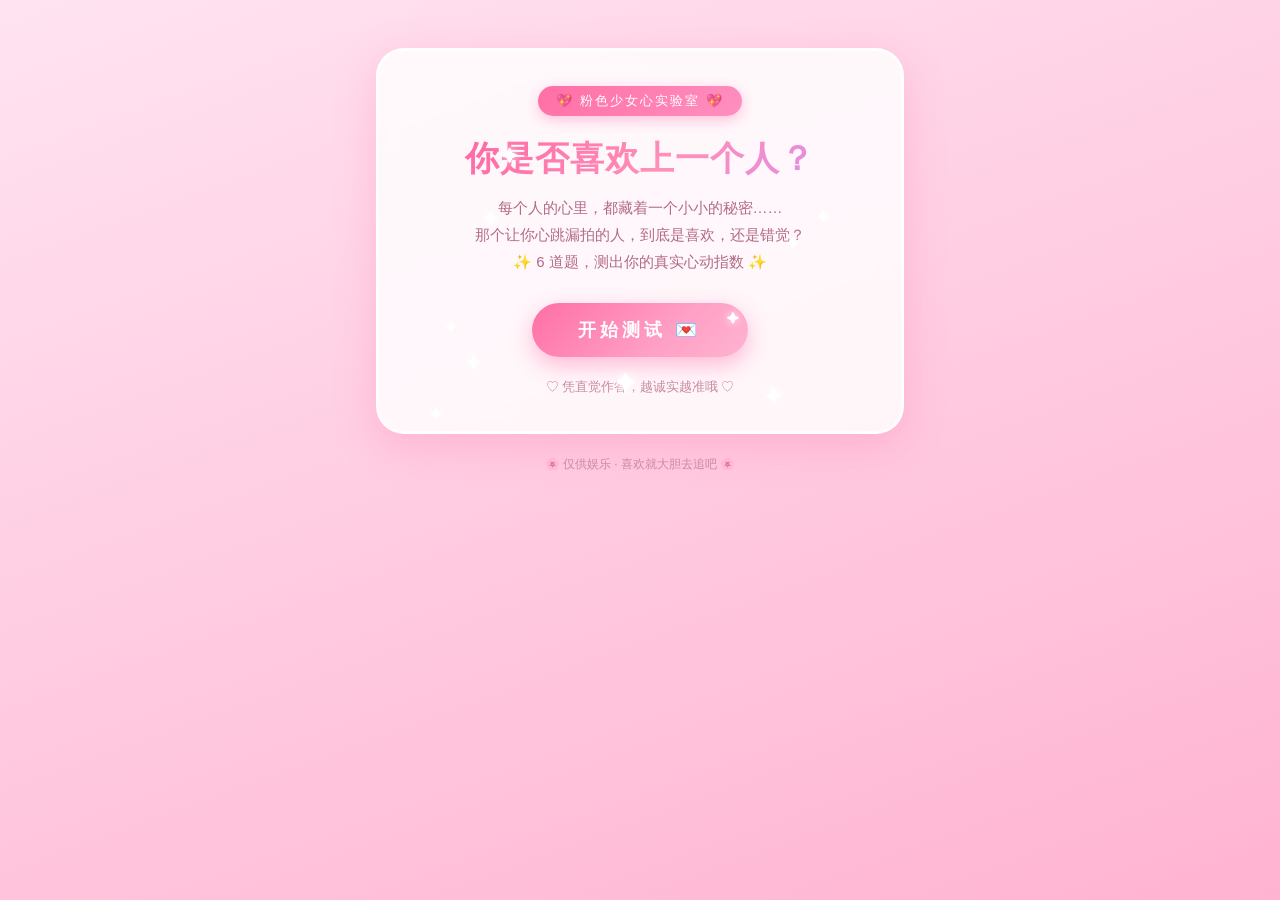
<file: love/index.html>
<!DOCTYPE html>
<html lang="zh-CN">
<head>
<meta charset="UTF-8">
<meta name="viewport" content="width=device-width, initial-scale=1.0">
<title>你是否喜欢上一个人？💕 少女心趣味测试</title>
<style>
  :root {
    --pink-deep: #ff6fa5;
    --pink-main: #ff9ec4;
    --pink-soft: #ffd3e4;
    --pink-pale: #fff0f6;
    --purple-pink: #ffb3d1;
    --text: #8a4a63;
  }

  * { margin: 0; padding: 0; box-sizing: border-box; }

  body {
    font-family: "PingFang SC", "Hiragino Sans GB", "Microsoft YaHei", "Segoe UI", sans-serif;
    min-height: 100vh;
    background: linear-gradient(160deg, #ffe3f0 0%, #ffd0e4 40%, #ffc2da 70%, #ffb3d1 100%);
    color: var(--text);
    overflow-x: hidden;
    position: relative;
  }

  /* ===== 漂浮爱心背景 ===== */
  .hearts-layer {
    position: fixed;
    inset: 0;
    pointer-events: none;
    z-index: 0;
    overflow: hidden;
  }
  .float-heart {
    position: absolute;
    bottom: -60px;
    animation: floatUp linear infinite;
    opacity: 0;
    user-select: none;
  }
  @keyframes floatUp {
    0%   { transform: translateY(0) rotate(0deg); opacity: 0; }
    10%  { opacity: .55; }
    50%  { opacity: .75; }
    90%  { opacity: .45; }
    100% { transform: translateY(-110vh) rotate(35deg); opacity: 0; }
  }

  /* ===== 闪耀星光 ===== */
  .sparkle {
    position: absolute;
    color: #fff;
    animation: twinkle 3s ease-in-out infinite;
    text-shadow: 0 0 8px rgba(255,255,255,.9);
    user-select: none;
  }
  @keyframes twinkle {
    0%, 100% { opacity: 0; transform: scale(.4); }
    50%      { opacity: .9; transform: scale(1); }
  }

  .wrap {
    position: relative;
    z-index: 1;
    max-width: 560px;
    margin: 0 auto;
    padding: 48px 16px 72px;
    display: flex;
    flex-direction: column;
    align-items: center;
  }

  .card {
    width: 100%;
    background: rgba(255, 255, 255, 0.82);
    backdrop-filter: blur(10px);
    -webkit-backdrop-filter: blur(10px);
    border-radius: 28px;
    border: 2px solid rgba(255, 255, 255, 0.9);
    box-shadow: 0 12px 40px rgba(255, 111, 165, 0.28), inset 0 0 0 1px rgba(255,255,255,.6);
    padding: 36px 28px;
    text-align: center;
  }

  /* ===== 开场页 ===== */
  .title-badge {
    display: inline-block;
    font-size: 13px;
    letter-spacing: 2px;
    color: #fff;
    background: linear-gradient(135deg, var(--pink-deep), #ff8fc0);
    padding: 6px 18px;
    border-radius: 999px;
    box-shadow: 0 4px 14px rgba(255,111,165,.4);
    margin-bottom: 20px;
  }
  h1 {
    font-size: 34px;
    line-height: 1.35;
    font-weight: 800;
    background: linear-gradient(135deg, #ff5d9e, #ff8fb8 55%, #d98cf5);
    -webkit-background-clip: text;
    background-clip: text;
    -webkit-text-fill-color: transparent;
    color: transparent;
    margin-bottom: 12px;
    letter-spacing: 1px;
  }
  .subtitle {
    font-size: 15px;
    color: #b26a87;
    margin-bottom: 28px;
    line-height: 1.8;
  }
  .start-btn, .again-btn {
    cursor: pointer;
    border: none;
    font-family: inherit;
    font-size: 18px;
    font-weight: 700;
    color: #fff;
    letter-spacing: 4px;
    padding: 15px 46px;
    border-radius: 999px;
    background: linear-gradient(135deg, #ff6fa5, #ff9ec4 60%, #ffb3d1);
    box-shadow: 0 8px 22px rgba(255, 111, 165, 0.45);
    transition: transform .18s ease, box-shadow .18s ease, filter .18s ease;
  }
  .start-btn:hover, .again-btn:hover {
    transform: translateY(-3px) scale(1.04);
    filter: brightness(1.06);
    box-shadow: 0 12px 28px rgba(255, 111, 165, 0.55);
  }
  .start-btn:active, .again-btn:active { transform: scale(.96); }
  .tip {
    margin-top: 22px;
    font-size: 12.5px;
    color: #c98aa3;
  }

  /* ===== 答题页 ===== */
  .progress-area {
    display: flex;
    align-items: center;
    gap: 10px;
    margin-bottom: 8px;
  }
  .progress-text {
    font-size: 13px;
    color: #c17997;
    white-space: nowrap;
    font-weight: 600;
  }
  .progress-track {
    flex: 1;
    height: 14px;
    background: #ffe3ef;
    border-radius: 999px;
    overflow: hidden;
    border: 1px solid rgba(255,111,165,.25);
  }
  .progress-fill {
    height: 100%;
    width: 0%;
    border-radius: 999px;
    background: linear-gradient(90deg, #ff6fa5, #ff9ec4, #d98cf5);
    transition: width .5s cubic-bezier(.22,.9,.35,1);
    position: relative;
  }
  .progress-fill::after {
    content: "💗";
    position: absolute;
    right: -6px;
    top: 50%;
    transform: translateY(-50%) scale(.8);
  }

  .q-count {
    font-size: 12px;
    color: #d39ab2;
    margin-bottom: 18px;
    letter-spacing: 2px;
  }
  .question {
    font-size: 21px;
    font-weight: 800;
    line-height: 1.6;
    margin-bottom: 26px;
    min-height: 68px;
    display: flex;
    align-items: center;
    justify-content: center;
  }
  .options {
    display: flex;
    flex-direction: column;
    gap: 14px;
  }
  .option {
    cursor: pointer;
    border: 2px solid #ffd3e4;
    background: #fffafd;
    border-radius: 18px;
    padding: 15px 18px;
    font-size: 15.5px;
    color: #8a4a63;
    text-align: left;
    line-height: 1.6;
    transition: all .2s ease;
    box-shadow: 0 3px 10px rgba(255,111,165,.08);
  }
  .option:hover {
    border-color: var(--pink-main);
    background: #fff2f8;
    transform: translateX(4px);
    box-shadow: 0 6px 16px rgba(255,111,165,.18);
  }
  .option.selected {
    border-color: var(--pink-deep);
    background: linear-gradient(135deg, #ffe3f0, #fff0f6);
    transform: scale(1.02);
    box-shadow: 0 6px 18px rgba(255,111,165,.28);
  }
  .option .opt-emoji { margin-right: 8px; }

  /* ===== 结果页 ===== */
  .result-emoji {
    font-size: 64px;
    margin-bottom: 8px;
    animation: bounce 1.6s ease infinite;
  }
  @keyframes bounce {
    0%, 100% { transform: translateY(0); }
    50%      { transform: translateY(-12px); }
  }
  .result-title {
    font-size: 26px;
    font-weight: 800;
    margin-bottom: 10px;
    background: linear-gradient(135deg, #ff5d9e, #d98cf5);
    -webkit-background-clip: text;
    background-clip: text;
    -webkit-text-fill-color: transparent;
    color: transparent;
  }
  .score-ring {
    width: 140px;
    height: 140px;
    margin: 18px auto 16px;
    border-radius: 50%;
    display: flex;
    align-items: center;
    justify-content: center;
    background: conic-gradient(var(--pink-deep) calc(var(--pct) * 1%), #ffe3ef 0);
    position: relative;
  }
  .score-ring::before {
    content: "";
    position: absolute;
    inset: 10px;
    border-radius: 50%;
    background: #fff;
  }
  .score-inner {
    position: relative;
    z-index: 1;
    display: flex;
    flex-direction: column;
    align-items: center;
  }
  .score-num {
    font-size: 30px;
    font-weight: 800;
    color: var(--pink-deep);
  }
  .score-label {
    font-size: 12px;
    color: #c17997;
    letter-spacing: 1px;
  }
  .result-desc {
    font-size: 15px;
    line-height: 2;
    color: #8a4a63;
    margin-bottom: 26px;
    background: #fff6fb;
    border: 1px dashed #ffb3d1;
    border-radius: 16px;
    padding: 16px 18px;
    text-align: left;
  }
  .result-desc b { color: #ff5d9e; }

  /* 结果页落下的爱心 */
  .falling-heart {
    position: absolute;
    top: -40px;
    animation: fall linear forwards;
    pointer-events: none;
    user-select: none;
  }
  @keyframes fall {
    to { transform: translateY(105vh) rotate(360deg); opacity: .9; }
  }

  .hidden { display: none !important; }

  footer {
    margin-top: 22px;
    font-size: 12px;
    color: #c98aa3;
    text-align: center;
  }
</style>
</head>
<body>

<!-- 漂浮爱心 -->
<div class="hearts-layer" id="heartsLayer"></div>

<div class="wrap">
  <div class="card">

    <!-- ===== 开场 ===== -->
    <section id="screen-start">
      <div class="title-badge">💖 粉色少女心实验室 💖</div>
      <h1>你是否喜欢上一个人？</h1>
      <p class="subtitle">每个人的心里，都藏着一个小小的秘密……<br>
        那个让你心跳漏拍的人，到底是喜欢，还是错觉？<br>
        ✨ 6 道题，测出你的真实心动指数 ✨</p>
      <button class="start-btn" onclick="startQuiz()">开始测试 💌</button>
      <p class="tip">♡ 凭直觉作答，越诚实越准哦 ♡</p>
    </section>

    <!-- ===== 答题 ===== -->
    <section id="screen-quiz" class="hidden">
      <div class="progress-area">
        <span class="progress-text" id="progressText">0/6</span>
        <div class="progress-track"><div class="progress-fill" id="progressFill"></div></div>
      </div>
      <div class="q-count" id="qCount">QUESTION 1</div>
      <div class="question" id="questionText"></div>
      <div class="options" id="optionsBox"></div>
    </section>

    <!-- ===== 结果 ===== -->
    <section id="screen-result" class="hidden"></section>

  </div>
  <footer>🌸 仅供娱乐 · 喜欢就大胆去追吧 🌸</footer>
</div>

<script>
/* ================= 题库 ================= */
const QUESTIONS = [
  {
    q: "每天打开手机，你最期待看到谁的消息？",
    options: [
      { text: "当然是TA的消息！手机一响我就心跳加速", score: 3 },
      { text: "闺蜜/兄弟的八卦最香，吃瓜第一", score: 1 },
      { text: "谁的消息都行，随缘回复", score: 2 }
    ]
  },
  {
    q: "TA和别人聊得很开心时，你会？",
    options: [
      { text: "心里酸酸的，像偷喝了没加糖的柠檬水", score: 3 },
      { text: "完全没感觉，大家一起开心呀", score: 1 },
      { text: "假装玩手机，耳朵却偷偷竖起来", score: 2 }
    ]
  },
  {
    q: "如果TA约你周末出去玩，你的第一反应是？",
    options: [
      { text: "天哪！！立刻开始翻衣柜想穿什么！", score: 3 },
      { text: "有空就去呗，看心情再说", score: 1 },
      { text: "心里乐开花，但嘴上淡定地回个“好呀”", score: 2 }
    ]
  },
  {
    q: "深夜失眠时，你脑子里最多浮现的是？",
    options: [
      { text: "TA的笑容、TA的声音、TA的一切……", score: 3 },
      { text: "明天吃什么、作业怎么办、快递到哪了", score: 1 },
      { text: "今天和TA说话的场景，反复循环回放", score: 2 }
    ]
  },
  {
    q: "刷到TA发的朋友圈，你会？",
    options: [
      { text: "点赞评论一条龙，还忍不住反复看好几遍", score: 3 },
      { text: "刷到就顺手点个赞，然后划走", score: 1 },
      { text: "悄悄看完，连赞都不敢点，怕被发现", score: 2 }
    ]
  },
  {
    q: "如果TA突然官宣脱单了，你会？",
    options: [
      { text: "心碎成渣渣，感觉整个世界都灰暗了", score: 3 },
      { text: "真心祝福TA，然后继续快乐吃瓜", score: 1 },
      { text: "心里咯噔一下，但嘴上说着“恭喜恭喜”", score: 2 }
    ]
  }
];

/* ================= 结果配置 ================= */
const RESULTS = [
  {
    min: 80,
    emoji: "💘",
    title: "彻底沦陷！石锤喜欢！",
    desc: "恭喜你，藏不住啦！你满脑子都是TA，心跳为TA加速，情绪被TA牵动——这已经不是心动，是<b>沦陷</b>！别犹豫啦，勇敢一点点，或许TA也正在偷偷看你哦～",
    tips: "今日心动指数：爆表 💥"
  },
  {
    min: 60,
    emoji: "💕",
    title: "心动信号满格",
    desc: "你的心动指数已经很高啦！虽然嘴上还不肯承认，但身体和直觉都很诚实。再靠近一点点，多创造一些独处的机会，你们的故事就要开始咯～",
    tips: "今日心动指数：80% 📶"
  },
  {
    min: 40,
    emoji: "🌸",
    title: "友谊以上，恋人未满",
    desc: "你对TA有好感，但还没到“喜欢”的程度。或许只差一个契机：一次独处、一次谈心、一次并肩散步……心动就会悄悄发芽，静待花开吧～",
    tips: "今日心动指数：60% 🌱"
  },
  {
    min: 20,
    emoji: "🍑",
    title: "有一点点心动",
    desc: "你对TA的印象不错，偶尔会想起TA，但还没到神魂颠倒的地步。再观察观察，别着急下结论，感情这种事，慢慢来反而更甜～",
    tips: "今日心动指数：40% 🍬"
  },
  {
    min: 0,
    emoji: "🎀",
    title: "是纯洁的友情啦！",
    desc: "你和TA之间是清爽的友情，没有任何粉红泡泡！不过友情也很珍贵呀，能遇到合拍的朋友本身就是超级幸运的事，继续好好珍惜这份美好吧～",
    tips: "今日心动指数：20% 🧸"
  }
];

/* ================= 状态 ================= */
let current = 0;
let total = 0;

const $ = id => document.getElementById(id);

/* ================= 背景特效 ================= */
function createFloatingHearts() {
  const layer = $("heartsLayer");
  const emojis = ["💗", "💕", "💖", "🌸", "💞", "🩷", "✨", "🎀"];
  for (let i = 0; i < 22; i++) {
    const span = document.createElement("span");
    span.className = "float-heart";
    span.textContent = emojis[Math.floor(Math.random() * emojis.length)];
    const size = 14 + Math.random() * 22;
    span.style.fontSize = size + "px";
    span.style.left = Math.random() * 100 + "vw";
    span.style.animationDuration = (7 + Math.random() * 9) + "s";
    span.style.animationDelay = (Math.random() * 10) + "s";
    layer.appendChild(span);
  }
}

function createSparkles(container) {
  for (let i = 0; i < 10; i++) {
    const span = document.createElement("span");
    span.className = "sparkle";
    span.textContent = "✦";
    span.style.fontSize = (10 + Math.random() * 10) + "px";
    span.style.left = Math.random() * 100 + "%";
    span.style.top = Math.random() * 100 + "%";
    span.style.animationDelay = (Math.random() * 3) + "s";
    container.appendChild(span);
  }
}

/* ================= 页面切换 ================= */
function show(id) {
  ["screen-start", "screen-quiz", "screen-result"].forEach(s => $(s).classList.add("hidden"));
  $(id).classList.remove("hidden");
}

function startQuiz() {
  current = 0;
  total = 0;
  renderQuestion();
  show("screen-quiz");
}

function renderQuestion() {
  const q = QUESTIONS[current];
  $("progressText").textContent = (current + 1) + "/6";
  $("progressFill").style.width = ((current) / QUESTIONS.length * 100) + "%";
  $("qCount").textContent = "QUESTION " + (current + 1);
  $("questionText").textContent = q.q;

  const box = $("optionsBox");
  box.innerHTML = "";
  q.options.forEach((opt, i) => {
    const div = document.createElement("div");
    div.className = "option";
    const emoji = ["🌷", "🍓", "🫧"][i % 3];
    div.innerHTML = '<span class="opt-emoji">' + emoji + '</span>' + opt.text;
    div.onclick = () => selectAnswer(opt.score, div);
    box.appendChild(div);
  });
}

function selectAnswer(score, el) {
  // 已选过的选项取消高亮
  document.querySelectorAll("#optionsBox .option").forEach(o => o.classList.remove("selected"));
  el.classList.add("selected");
  total += score;

  setTimeout(() => {
    current++;
    if (current < QUESTIONS.length) {
      renderQuestion();
    } else {
      showResult();
    }
  }, 450);
}

/* ================= 结果 ================= */
function showResult() {
  const max = QUESTIONS.length * 3;
  const min = QUESTIONS.length;
  const pct = Math.round((total - min) / (max - min) * 100);

  const r = RESULTS.find(r => pct >= r.min);

  $("screen-result").innerHTML =
    '<div class="result-emoji">' + r.emoji + '</div>' +
    '<div class="result-title">' + r.title + '</div>' +
    '<div class="score-ring" style="--pct:' + pct + '">' +
      '<div class="score-inner">' +
        '<div class="score-num">' + pct + '%</div>' +
        '<div class="score-label">心动指数</div>' +
      '</div>' +
    '</div>' +
    '<p class="tip">' + r.tips + '</p>' +
    '<div class="result-desc">' + r.desc + '</div>' +
    '<button class="again-btn" onclick="startQuiz()">再测一次 🔁</button>';

  show("screen-result");
  rainHearts();
}

function rainHearts() {
  const card = document.querySelector(".card");
  const emojis = ["💗", "💘", "💕", "🩷", "💖", "🌸"];
  const N = 26;
  for (let i = 0; i < N; i++) {
    setTimeout(() => {
      const span = document.createElement("span");
      span.className = "falling-heart";
      span.textContent = emojis[Math.floor(Math.random() * emojis.length)];
      span.style.left = Math.random() * 90 + "%";
      span.style.fontSize = (14 + Math.random() * 18) + "px";
      span.style.animationDuration = (2.2 + Math.random() * 2.5) + "s";
      card.appendChild(span);
      setTimeout(() => span.remove(), 5000);
    }, i * 130);
  }
}

/* ================= 初始化 ================= */
createFloatingHearts();
createSparkles(document.querySelector(".card"));
</script>
</body>
</html>
</file>
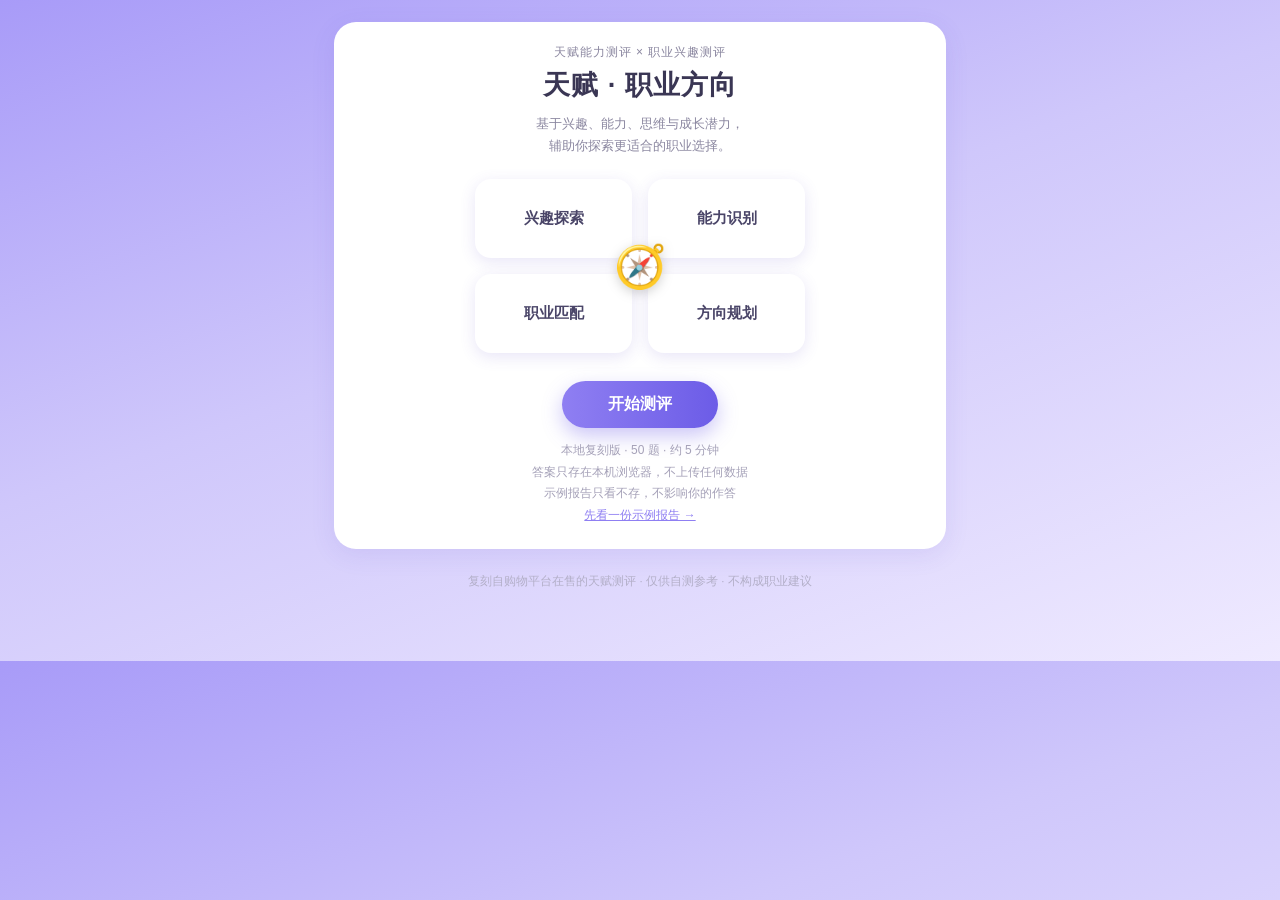
<file: talent/index.html>
<!DOCTYPE html>
<html lang="zh-CN">
<head>
<meta charset="utf-8">
<meta name="viewport" content="width=device-width, initial-scale=1">
<title>天赋 · 职业方向测评（本地版）</title>
<style>
  *{box-sizing:border-box}
  body{margin:0;background:linear-gradient(160deg,#a89bf8,#cfc7fb 45%,#efeaff);color:#3a3654;
    font-family:-apple-system,"PingFang SC","Microsoft YaHei","Segoe UI",sans-serif;-webkit-font-smoothing:antialiased}
  #app{max-width:640px;margin:0 auto;padding:22px 14px 70px}
  .card{background:#fff;border-radius:22px;padding:22px 18px;margin-bottom:16px;box-shadow:0 6px 24px rgba(90,70,200,.10)}
  h1,h2,h3{margin:0}
  .sec-h{display:flex;align-items:center;gap:9px;margin-bottom:14px}
  .sec-h .ic{width:30px;height:30px;border-radius:9px;background:linear-gradient(135deg,#8f7ff2,#6c5ce7);
    display:flex;align-items:center;justify-content:center;font-size:16px;flex:none}
  .sec-h h2{font-size:17px;flex:1}
  .sec-h .note{font-size:12px;color:#a5a1b8}
  .muted{color:#8b87a0}
  .btn-main{background:linear-gradient(90deg,#8f7ff2,#6c5ce7);color:#fff;border:none;padding:13px 46px;
    border-radius:999px;font-size:16px;font-weight:600;cursor:pointer;box-shadow:0 8px 20px rgba(108,92,231,.35)}
  .btn-main:active{transform:scale(.97)}
  .btn-ghost{background:#f3f1fd;color:#6c5ce7;border:none;padding:10px 20px;border-radius:999px;font-size:13.5px;cursor:pointer}
  .chip{display:inline-block;background:#efeaff;color:#6c5ce7;border-radius:999px;padding:4px 11px;font-size:12px;
    margin:3px 5px 3px 0;font-weight:600}
  /* 封面 */
  .cover-title{text-align:center;font-size:27px;letter-spacing:1px;margin-top:6px}
  .cover-sub{text-align:center;font-size:13px;color:#8b87a0;margin:10px 4px 4px;line-height:1.7}
  .quad{position:relative;width:min(330px,84vw);margin:22px auto 28px;display:grid;grid-template-columns:1fr 1fr;gap:16px}
  .qcell{background:#fff;border-radius:16px;padding:30px 6px;text-align:center;font-weight:600;font-size:15px;
    box-shadow:0 4px 16px rgba(90,70,200,.14);color:#4a4568}
  .compass{position:absolute;left:50%;top:50%;transform:translate(-50%,-50%);font-size:42px;
    filter:drop-shadow(0 3px 6px rgba(0,0,0,.18))}
  .cover-btns{text-align:center}
  .cover-tip{text-align:center;font-size:12px;color:#a5a1b8;margin-top:12px;line-height:1.8}
  /* 答题 */
  .qtop{display:flex;align-items:center;gap:10px;margin-bottom:10px}
  .qtop .back{border:none;background:#f3f1fd;color:#6c5ce7;width:32px;height:32px;border-radius:10px;
    font-size:16px;cursor:pointer;flex:none}
  .qtop .pg{font-size:13px;color:#8b87a0;font-weight:600}
  .pbar{height:8px;background:#eceafd;border-radius:4px;overflow:hidden;margin-bottom:26px}
  .pbar i{display:block;height:100%;background:linear-gradient(90deg,#8f7ff2,#6c5ce7);border-radius:4px;transition:width .25s}
  .qtext{font-size:18.5px;font-weight:700;line-height:1.65;text-align:center;margin:8px 2px 26px}
  .opt{display:block;width:100%;text-align:left;padding:15px 16px;border-radius:14px;border:1.5px solid #e6e2f8;
    background:#fff;font-size:15px;margin-bottom:11px;cursor:pointer;color:#3a3654;font-family:inherit}
  .opt:hover{border-color:#8f7ff2;background:#f7f5ff}
  .opt b{display:inline-block;width:24px;height:24px;border-radius:8px;background:#f0edfe;color:#6c5ce7;
    text-align:center;line-height:24px;font-size:13px;margin-right:10px}
  .qhint{text-align:center;font-size:12px;color:#b3afc8;margin-top:18px}
  /* 雷达图 */
  .radar-wrap{text-align:center}
  .legend{display:flex;justify-content:center;gap:14px;font-size:11.5px;color:#6d6986;margin-top:4px;flex-wrap:wrap}
  .legend i{display:inline-block;width:8px;height:8px;border-radius:50%;margin-right:4px}
  /* 天赋条目 */
  .trow{display:flex;align-items:center;gap:10px;margin:13px 0}
  .trow .lt{width:27px;height:27px;border-radius:8px;background:#6c5ce7;color:#fff;font-size:13px;font-weight:700;
    display:flex;align-items:center;justify-content:center;flex:none}
  .trow .tn{width:78px;font-size:14px;font-weight:600;flex:none}
  .trow .track{flex:1;height:10px;background:#eceafd;border-radius:5px;overflow:hidden}
  .trow .fill{display:block;height:100%;border-radius:5px;background:linear-gradient(90deg,#9b8cf5,#6c5ce7)}
  .trow .sc{width:30px;text-align:right;font-size:15px;font-weight:700;flex:none}
  .trow .lv{width:56px;text-align:right;font-size:11.5px;flex:none}
  .lv2{color:#6c5ce7;font-weight:700}.lv1{color:#8b7ff0;font-weight:600}.lv0{color:#b3b0c0}
  /* 类型卡 */
  .type-name{font-size:24px;font-weight:800;margin:4px 0 10px}
  .type-axis{font-size:14px;line-height:1.8;margin:10px 0 2px}
  .sub-h{display:flex;align-items:center;gap:7px;font-size:14.5px;font-weight:700;margin:16px 0 9px}
  .quotebox{background:#f4f2fe;border-radius:12px;padding:11px 13px;font-size:13.5px;line-height:1.8}
  .warnbox{background:#fdf6e3;border-radius:12px;padding:11px 13px;font-size:13.5px;line-height:1.8;color:#7a5f1c}
  /* 深度解读 */
  .dd-tag{font-size:11.5px;color:#a5a1b8}
  .talent-row{display:flex;align-items:center;gap:12px;margin:6px 0 14px}
  .talent-row .tile{width:48px;height:48px;border-radius:14px;background:#fdf3d8;display:flex;align-items:center;
    justify-content:center;font-size:24px;flex:none}
  .talent-row .tname{font-size:20px;font-weight:800}
  .tmini{display:flex;align-items:center;gap:8px;margin-top:5px}
  .tmini .track{width:92px;height:7px;background:#f0edfe;border-radius:4px;overflow:hidden}
  .tmini .fill{display:block;height:100%;background:#f5a623;border-radius:4px}
  .tmini span{font-size:12.5px;color:#8b87a0}
  .dquote{background:#fff8e1;border-left:4px solid #f5a623;border-radius:0 12px 12px 0;padding:11px 13px;
    font-weight:700;color:#9a6b1f;font-size:14.5px;line-height:1.7;margin:12px 0}
  ul.dots{margin:6px 0;padding:0;list-style:none}
  ul.dots li{font-size:13.5px;line-height:1.75;padding-left:15px;position:relative;margin:5px 0}
  ul.dots li:before{content:"";position:absolute;left:2px;top:9px;width:6px;height:6px;border-radius:50%;background:#8f7ff2}
  .syn{display:flex;gap:8px;background:#f2fbf6;border-radius:10px;padding:9px 12px;margin-bottom:8px;font-size:13px;line-height:1.7}
  .syn b{color:#1f9d55;flex:none}
  /* 职业卡 */
  .codebox{background:#f4f2fe;border-radius:14px;padding:13px 14px;font-size:13.5px;line-height:1.8;margin-bottom:16px}
  .codebox b{color:#6c5ce7;font-size:16px}
  .career{border:1px solid #eee9fb;border-radius:14px;padding:13px 13px 12px;margin-bottom:10px;background:#fdfcff}
  .crow{display:flex;align-items:center;gap:8px}
  .rank{width:22px;height:22px;border-radius:7px;background:#6c5ce7;color:#fff;font-size:12px;font-weight:700;
    display:flex;align-items:center;justify-content:center;flex:none}
  .cname{font-size:15.5px;font-weight:700;flex:1}
  .cpct{color:#6c5ce7;font-weight:800;font-size:15px}
  .cbar{height:7px;background:#eceafd;border-radius:4px;margin:9px 0 8px;overflow:hidden}
  .cbar i{display:block;height:100%;background:linear-gradient(90deg,#9b8cf5,#6c5ce7);border-radius:4px}
  .cfit{color:#6d6986;font-size:12.5px;margin-top:6px;line-height:1.7}
  .cwhy{background:#eff7ef;color:#3f7d46;border-radius:8px;padding:6px 9px;font-size:12.5px;margin-top:7px;line-height:1.7}
  .crisk{color:#a09cb4;font-size:12px;margin-top:6px;line-height:1.7}
  .cstep{color:#c87d1e;font-size:12.5px;margin-top:6px;line-height:1.7}
  .caution{background:#fdf6e3;border-radius:12px;padding:10px 13px;font-size:13.5px;line-height:1.8;margin-bottom:8px}
  .caution b{color:#7a5f1c}
  .cbasis{color:#b0adc2;font-size:11px;margin-top:8px;line-height:1.7;border-top:1px dashed #eee9fb;padding-top:7px}
  /* 行动计划 */
  .plan{display:grid;grid-template-columns:repeat(3,1fr);gap:10px}
  .pcol{background:#f6f4ff;border-radius:14px;padding:13px 12px}
  .pcol h3{font-size:14.5px}
  .pcol .pt{font-size:11.5px;color:#a5a1b8;margin:3px 0 8px}
  .pitem{display:flex;gap:6px;font-size:12.8px;line-height:1.7;margin:9px 0;color:#4a4568}
  .pitem .ck{color:#1f9d55;font-weight:800;flex:none}
  .endnote{background:#f6f4ff;border-radius:12px;padding:13px 15px;font-size:13.5px;line-height:1.9;color:#5c5878;margin-top:14px}
  .footer{text-align:center;font-size:11.5px;color:#b3afc8;line-height:1.8;padding:6px 10px 0}
  .act-row{display:flex;gap:10px;margin-top:16px;flex-wrap:wrap;justify-content:center}
  @media (max-width:560px){.plan{grid-template-columns:1fr}.trow .tn{width:64px;font-size:13px}}
  @media print{
    body{background:#fff}
    .card{box-shadow:none;border:1px solid #eee;break-inside:avoid}
    .act-row,.qhint,.cover-btns,.footer{display:none}
  }
</style>
</head>
<body>
<div id="app"></div>

<script id="logic">
var TT = (function(){
  // ---------- 10 维天赋（A-J 与报告一致） ----------
  var DIMS = [
    {k:"A",name:"内省",emoji:"🪞",word:"洞察",
     axis:"自我认知与情绪管理",focus:"自我认知",
     base:"保持内在稳定，为团队与个人决策提供清晰坐标",
     challenge:"过度内耗与过度自省。与快节奏团队节拍不一致。",
     quote:"保持内在稳定，为团队与个人决策提供清晰坐标。",
     desc:"你对自己的情绪、动机和状态有较高的觉察力。这让你更容易识别内心的真实需求，也更有可能在压力下保持稳定。",
     traits:["压力大时能自己“复位”","知道自己擅长与不擅长什么","决策前会想清楚“我到底要什么”","情绪来了，能说出它是什么"],
     scenes:["需要长期自驱的岗位","复盘与反思类工作","一对一深度沟通","心理/教练相关方向"],
     traps:["过度内耗与自我怀疑","想太多导致行动变慢"],
     own:"内在觉察",
     act:{s:"建立“情绪日志”习惯：记录今天的心情和原因",m:"学一点心理学或教练技术的基础知识",l:"成为别人信任的倾听者与引导者"}},
    {k:"B",name:"人际",emoji:"🤝",word:"联结",
     axis:"人与人的连接与协作",focus:"协作沟通",
     base:"天然读懂他人情绪，把人聚到一起做成事",
     challenge:"太在意别人的评价。容易当老好人，边界感不足。",
     quote:"天然读懂他人，把人聚到一起。",
     desc:"你对人的情绪、动机和关系状态敏感，容易成为团队里的润滑剂和黏合剂。",
     traits:["一眼看出谁今天状态不对","陌生人面前不怯场","常被当成倾诉对象","能让不同性格的人配合起来"],
     scenes:["客户与跨部门协作","需要谈判与说服的工作","团队组织与运营","教育/培训相关"],
     traps:["太在意别人评价而委屈自己","老好人导致边界感缺失"],
     own:"对人的敏感",
     act:{s:"每周主动约一位朋友深聊一次",m:"学一门谈判/协作课程，并在小组里实践一次",l:"成为能把人聚起来做成事的那个人"}},
    {k:"C",name:"创造",emoji:"✨",word:"革新",
     axis:"创新思维与突破常规",focus:"创新思维",
     base:"在常规之外找答案，把不可能变成新方案",
     challenge:"点子太多，落地太少。对重复性执行工作耐心不足。",
     quote:"在常规之外找答案，把不可能变成新方案。",
     desc:"你不满足于标准答案，习惯质疑“为什么只能这样”。你的大脑擅长联想、重组和突破框架，是团队里的点子发动机。",
     traits:["面对老问题总想试试别的做法","点子多，经常被说“脑洞大”","喜欢把不同领域的东西联系起来想","从0到1比从1到10更让你兴奋"],
     scenes:["创意策划/产品创新","头脑风暴主持","从0到1的新业务","问题解决型创新"],
     traps:["点子太多，落地太少","对重复性执行工作耐心不足"],
     own:"你的点子",
     act:{s:"准备一个点子本，每天强制写 1 个新点子",m:"把一个点子做成能展示的最小原型",l:"成为团队里“从0到1”的那个人"}},
    {k:"D",name:"美学",emoji:"🎨",word:"审美",
     axis:"感知与审美判断",focus:"审美判断",
     base:"对“美不美”有天生的高标准，一眼看出不和谐",
     challenge:"为细节过度打磨，交付节奏偏慢。",
     quote:"对“美不美”有天生的高标准。",
     desc:"你对视觉、质感和细节协调度有敏锐判断，能快速发现别人忽略的不和谐。",
     traits:["排版配色差一点你就难受","挑东西先看质感","常被朋友当“审美顾问”","对作品完成度要求高"],
     scenes:["视觉与品牌相关","体验与细节打磨","内容呈现与排版","空间与陈设"],
     traps:["为细节过度打磨耽误交付","看“丑”的东西容易上头"],
     own:"审美判断",
     act:{s:"建一个“好设计收藏夹”，每周存 10 个",m:"学一门设计工具并临摹 3 个作品",l:"建立个人审美体系与作品风格"}},
    {k:"E",name:"逻辑-算数",emoji:"🧮",word:"理性",
     axis:"分析推理与结构化思考",focus:"分析推理",
     base:"先拆解再行动，用推理找到最优路径",
     challenge:"在“完美方案”上耗时过久，出手偏慢。",
     quote:"先拆解再行动，用推理找到最优路径。",
     desc:"你习惯把问题结构化，寻找背后的规律与因果，是团队里的“讲道理担当”。",
     traits:["学新东西先找底层原理","被说服需要完整证据链","喜欢优化流程和效率","推理/策略类游戏很强"],
     scenes:["技术与工程方向","数据与研究分析","策略与流程设计","需要严谨论证的工作"],
     traps:["在完美方案上耗太久","觉得“不讲逻辑”的人难沟通"],
     own:"逻辑推理",
     act:{s:"每天做一道逻辑/数学题保持手感",m:"系统学一门编程或统计课，并做出一个作品",l:"成为用数据与推理说服别人的高手"}},
    {k:"F",name:"自然",emoji:"🌿",word:"观察",
     axis:"观察与规律发现",focus:"观察发现",
     base:"读懂自然的语言，在观察中发现规律",
     challenge:"封闭、无窗的环境待久了状态下滑。对“纸上谈兵”的工作容易失去兴趣。",
     quote:"读懂自然的语言，在观察中发现规律。",
     desc:"你对动植物、环境和自然变化有细腻的观察力，容易在真实世界中注意到别人忽略的细节和规律。",
     traits:["喜欢观察天气、植物、动物的变化","养植物/宠物容易且有成就感","到户外明显更放松、更有能量","容易注意环境里的细微变化"],
     scenes:["自然教育/科普","户外项目与活动","生态与环保相关","需要细致观察的研究"],
     traps:["在封闭、无窗的环境待久了状态下滑","对“纸上谈兵”的工作容易失去兴趣"],
     own:"自然观察",
     act:{s:"把观察变成习惯：随手记录看到的变化",m:"参加一次户外/博物项目，并输出一篇记录",l:"成为某个自然领域的“民间专家”"}},
    {k:"G",name:"身体-动觉",emoji:"🤸",word:"行动",
     axis:"身体力行与实践操作",focus:"动手实践",
     base:"用身体思考，在做中学效率最高",
     challenge:"先动手后想清楚，容易返工。",
     quote:"用身体思考，在做中学最快。",
     desc:"你通过动手和身体体验来理解世界，实操类学习的效率远高于纯书本。",
     traits:["坐不住，总想上手试试","拆装修理一学就会","运动协调性不错","边做边想效率最高"],
     scenes:["实操与现场类工作","需要演示与带练的岗位","运动与体能相关","手作与制造"],
     traps:["长期纯案头工作会掉状态","容易“先动手后想清楚”"],
     own:"动手实践",
     act:{s:"每天固定 30 分钟运动，找到身体节奏",m:"学一门动手技能，并完成 3 件作品",l:"把身体优势变成职业竞争力"}},
    {k:"H",name:"音乐",emoji:"🎵",word:"律动",
     axis:"节奏与听觉感知",focus:"听觉感知",
     base:"对节奏与声音有超乎常人的敏感",
     challenge:"对嘈杂与“难听”的容忍度低，容易分心。",
     quote:"对节奏与声音有超乎常人的敏感。",
     desc:"你对旋律、音准和节奏的分辨力强，声音是你接收世界的重要通道。",
     traits:["跑调你秒懂","听两遍就能哼出来","背景音乐明显影响你的效率","情绪容易被音乐带起来"],
     scenes:["音乐与音频相关","需要听觉判断的工作","声音内容创作","节奏感强的协作场景"],
     traps:["嘈杂环境里难以专注","对难听的声音容忍度低"],
     own:"节奏感",
     act:{s:"每天精听一首歌，拆出它的结构",m:"学一门乐器或编曲软件，产出一段完整作品",l:"让听觉敏感度成为你的职业标签"}},
    {k:"I",name:"空间",emoji:"🧊",word:"构象",
     axis:"空间想象与结构构建",focus:"空间想象",
     base:"脑中有图，能在三维里预演方案",
     challenge:"纯文字的抽象描述对你太费劲。",
     quote:"脑中有图，能在三维里预演方案。",
     desc:"你擅长在头脑中构建、旋转和拆解结构，对位置、比例和布局有良好直觉。",
     traits:["认路能力强","看图纸能想出实物","拼装、建模上手快","讲东西爱画示意图"],
     scenes:["设计与建模相关","空间与布局规划","图纸/地图/可视化","需要结构化演示的工作"],
     traps:["二维文字描述太抽象","空间不舒服的环境影响状态"],
     own:"结构直觉",
     act:{s:"玩空间挑战：画地图、拼装、盲折魔方",m:"学 3D 建模或制图软件，完成一个完整场景",l:"成为能把复杂结构讲清楚、画出来的人"}},
    {k:"J",name:"语言",emoji:"📖",word:"表达",
     axis:"语言表达与信息传递",focus:"语言表达",
     base:"把复杂的事讲明白，让人愿意听",
     challenge:"重表达轻执行，跟数字打交道容易烦躁。",
     quote:"把复杂的事讲明白，让人愿意听。",
     desc:"你对文字和表达有天然的驾驭力，能把模糊的想法变成清晰、有感染力的语言。",
     traits:["写东西又快又顺","词汇量大且用得准","讲话有条理、有画面感","学语言和背诵比较轻松"],
     scenes:["内容与文案","教学/培训/宣讲","谈判/公关/法务","知识付费与自媒体"],
     traps:["重表达轻执行","跟数字打交道容易烦躁"],
     own:"表达力",
     act:{s:"每天写 200 字，什么都行，写满一个月",m:"建立个人作品集/案例库，记录你的成长",l:"成为某个领域公认的“会表达的人”"}}
  ];

  // 协同句式：把{ownNoun(a)}{VERB[b]}
  var VERB = {
    A:"沉淀为更深的自我认知", B:"传递给对的人并带动起来", C:"升级为独特的新方案",
    D:"打磨成更有质感的呈现", E:"梳理成清晰的结论", F:"放进真实场景里验证",
    G:"在动手实践中验证成型", H:"调出更好的节奏与韵律", I:"组织成清晰的结构",
    J:"转化为有感染力的表达"
  };

  // ---------- 题目：每维 5 题，共 50 题，1-4 计分，满分 20 ----------
  var QUESTIONS = [
    ["我很清楚自己情绪变化的原因","独处时我能很快察觉自己的状态好不好","做错事之后，我通常会复盘自己当时的想法","我对“我到底想要什么”有比较清晰的答案","别人评价我“活得很明白、有自知之明”"],
    ["我能很快察觉别人情绪不对劲","朋友吵架，我常被当成和事佬","初次见面，我能快速和陌生人聊起来","我知道怎么让不同性格的人配合起来","别人愿意找我倾诉心事"],
    ["面对老问题，我总想试试别的做法","我经常把两个不相关的东西联想到一起","我脑子里随时会冒出新点子","我不喜欢按“标准答案”办事","从零开始设计一样东西让我兴奋"],
    ["我一眼能看出排版/配色哪里不协调","东西摆不好看我心里会难受","我对音质、画质、质感的变化很敏感","选东西时“好不好看”占很大权重","别人常找我帮忙把关“好看不好看”"],
    ["我喜欢把复杂问题拆成小问题再解决","论证不严密的说法会让我难受","数学和推理类内容我学起来不费劲","我习惯先找规律再动手","下结论前我会在脑子里过一遍证据链"],
    ["我能注意到环境里细微的变化","养植物/宠物对我来说容易且有成就感","在户外待一天，我比在室内更来劲","我对天气、季节变化很敏感","我喜欢观察虫鱼鸟兽和花草"],
    ["学新东西时，动手试一遍比看书快","长时间坐着不动我会浑身难受","体育运动我上手比一般人快","我手很稳，拆装、修理小东西在行","我靠“做”来思考，而不是光靠“想”"],
    ["听两遍我就能哼出一首歌的调子","歌跑调了我马上能听出来","我对节奏变化很敏感","音乐能明显改变我的情绪状态","我脑子里经常自动循环旋律"],
    ["看过一遍的路我基本能记住怎么走","我能在脑子里旋转、拆解一个物体","看平面图我能想象出立体效果","拼装、建模类的事情我做得又快又好","我画示意图时比例感很好"],
    ["把复杂的事讲明白，对我来说不难","我的用词经常比同龄人准确","写东西时我会反复推敲措辞","学外语/背东西我比较轻松","朋友说我讲话有条理、有画面感"]
  ];

  // ---------- 霍兰德映射 ----------
  var HOL = {
    R:{label:"现实型",desc:"动手实践、操作工具与设备、偏好具体任务",w:{G:1,F:.6}},
    I:{label:"研究型",desc:"思考分析、探索原理、偏好研究与解决问题",w:{E:1,F:.6,I:.5,A:.4}},
    A:{label:"艺术型",desc:"创意表达、自由创作、偏好非结构化的工作",w:{C:1,D:1,H:.6,J:.4}},
    S:{label:"社会型",desc:"助人、教学、偏好与人打交道的工作",w:{B:1,A:.4}},
    E:{label:"企业型",desc:"说服、领导、偏好目标导向与发挥影响力",w:{J:.8,B:.6}},
    C:{label:"常规型",desc:"执行、整理、偏好规则清晰与稳定",w:{E:.8,I:.3}}
  };

  // ---------- 职业库 ----------
  var CAREERS = [
    {n:"软件/测试工程师",h:"I",t:["E","I"],why:"你的逻辑分析 + 空间想象能力组合明显",fit:"严谨的抽象与代码实现",risk:"需要抽象思维与长时间专注",step:"从一门语言和一个能跑的项目练手"},
    {n:"数据分析师",h:"I",t:["E","A"],why:"你的逻辑分析 + 自我觉察能力组合明显",fit:"从数据中提炼业务结论",risk:"需要长期和细节、数据感打交道",step:"先掌握 Excel 进阶 + SQL"},
    {n:"运维/SRE 工程师",h:"I",t:["E","G"],why:"你的逻辑分析 + 动手排查能力组合明显",fit:"保障系统稳定与故障定位",risk:"需要随叫随到与高压操作",step:"从服务部署或云平台入门"},
    {n:"算法/AI 工程师",h:"I",t:["E","C"],why:"你的逻辑推理 + 联想创造组合明显",fit:"用模型解决开放性问题",risk:"数学和工程门槛都高",step:"学完经典课，复现一个开源项目"},
    {n:"生态/环境研究员",h:"I",t:["F","E"],why:"你的自然观察 + 逻辑分析能力组合明显",fit:"野外观察与数据分析",risk:"产出周期长，需要耐心",step:"从环保机构或实验室助理起步"},
    {n:"高校科研/研究员",h:"I",t:["E","A"],why:"你的逻辑分析 + 深度思考组合明显",fit:"在一个领域持续钻深",risk:"见效慢，需要坐冷板凳",step:"跟一个课题做一段完整研究"},
    {n:"记者/编辑",h:"A",t:["J","A"],why:"你的语言表达 + 信息敏感组合明显",fit:"语言表达和信息传递",risk:"需要持续追热点和高频输出",step:"先在媒体或校园媒体实习"},
    {n:"内容策划/文案",h:"A",t:["J","C"],why:"你的语言表达 + 创造能力组合明显",fit:"优秀的文案撰写与表达",risk:"需求反复修改，很磨耐心",step:"从自媒体运营或文案岗位起步"},
    {n:"平面/视觉设计师",h:"A",t:["D","C"],why:"你的审美判断 + 创造能力组合明显",fit:"审美判断力与软件技能",risk:"审美主观，需要作品集说话",step:"先临摹再原创，攒作品集"},
    {n:"视频编导",h:"A",t:["C","J"],why:"你的叙事策划 + 表达能力组合明显",fit:"叙事、审美与统筹能力",risk:"需要对结果与数据负责",step:"从短视频创作练手"},
    {n:"作家/编剧",h:"A",t:["J","C"],why:"你的语言驾驭 + 想象力组合明显",fit:"用文字构建世界与人物",risk:"收入不稳定，周期长",step:"从每天 500 字和一个短篇开始"},
    {n:"翻译/本地化",h:"A",t:["J","A"],why:"你的双语转换 + 细腻敏感组合明显",fit:"两种语言间的精确转换",risk:"纯翻译岗位在收缩",step:"从垂直领域的双语文档练起"},
    {n:"配音/声音演员",h:"A",t:["H","J"],why:"你的声音敏感 + 语言表达组合明显",fit:"对声音细微变化高度敏感",risk:"头部之外机会有限",step:"从有声书或短视频配音起步"},
    {n:"音乐人/编曲",h:"A",t:["H","C"],why:"你的旋律感 + 创造组合明显",fit:"旋律感与声音设计",risk:"头部效应极强",step:"从编曲软件扒歌改编开始"},
    {n:"工业设计师",h:"A",t:["C","I"],why:"你的创造 + 空间想象组合明显",fit:"造型、结构与用户视角",risk:"要兼顾审美与工程约束",step:"从建模软件 + 手绘作品集开始"},
    {n:"教师/培训师",h:"S",t:["J","B"],why:"你的表达 + 共情能力组合明显",fit:"把复杂的事讲明白并带动他人",risk:"备课与重复讲授消耗热情",step:"从家教、助教或知识分享开始"},
    {n:"心理咨询师",h:"S",t:["A","B"],why:"你的自我觉察 + 识人能力组合明显",fit:"深度倾听与共情",risk:"成长周期长，前期收入低",step:"系统学心理学基础再考证"},
    {n:"人力资源/HRBP",h:"S",t:["B","A"],why:"你的识人 + 沟通敏感组合明显",fit:"识人、沟通与组织协调",risk:"夹在中间，两头受气",step:"从招聘专员或 HR 助理开始"},
    {n:"自然教育/营地导师",h:"S",t:["F","B"],why:"你的自然观察 + 带队能力组合明显",fit:"带大家在真实场景里学习",risk:"收入一般，靠热情支撑",step:"考一个营地导师或急救证"},
    {n:"新媒体/内容运营",h:"E",t:["J","C"],why:"你的表达 + 创意组合明显",fit:"内容规划、分发与数据复盘",risk:"追数据压力不小",step:"从内容编辑或账号运营起步"},
    {n:"市场/营销策划",h:"E",t:["C","J"],why:"你的创意 + 表达组合明显",fit:"创意与传播结合",risk:"效果导向，节奏快",step:"从活动执行或投放助理开始"},
    {n:"销售/商务拓展",h:"E",t:["B","J"],why:"你的识人 + 表达组合明显",fit:"目标导向与关系经营",risk:"抗压与持续开拓要求高",step:"从快消或 SaaS 销售练手"},
    {n:"产品经理",h:"E",t:["C","E"],why:"你的用户洞察 + 逻辑拆解组合明显",fit:"需求拆解与跨部门推进",risk:"要在模糊中拍板并对结果负责",step:"从产品助理或竞品分析开始"},
    {n:"机械/电气工程师",h:"R",t:["E","G"],why:"你的原理理解 + 动手能力组合明显",fit:"原理验证与实物落地",risk:"传统行业节奏偏慢",step:"从 CAD 与一块开发板开始"},
    {n:"运动员/健身教练",h:"R",t:["G","B"],why:"你的身体素质 + 带人能力组合明显",fit:"身体示范与激励",risk:"职业寿命与身体强相关",step:"考教练证并带出第一节课"},
    {n:"手作匠人/工艺师",h:"R",t:["G","D"],why:"你的手上功夫 + 审美组合明显",fit:"动手精度与美感结合",risk:"变现需要品牌与渠道",step:"从一门手艺的 20 件练习品开始"},
    {n:"农林/园艺技术员",h:"R",t:["F","G"],why:"你的自然观察 + 动手能力组合明显",fit:"在真实土地与植物上工作",risk:"户外辛苦，收入平平",step:"从基地技术员或助理做起"},
    {n:"会计/审计",h:"C",t:["E","A"],why:"你的数字敏感 + 自律组合明显",fit:"数字严谨与流程规范",risk:"重复性高，自动化冲击",step:"从初级会计证 + Excel 练起"},
    {n:"质量管理/测试开发",h:"C",t:["E","A"],why:"你的严谨 + 细节挑剔组合明显",fit:"细节较真与流程把关",risk:"容易被当成“背锅位”",step:"从测试用例与 bug 单写起"},
    {n:"行政/项目助理",h:"C",t:["E","B"],why:"你的条理 + 协调能力组合明显",fit:"流程统筹与细节把控",risk:"成长天花板看平台",step:"从活动统筹或项目助理开始"}
  ];

  // 低分维 -> 建议谨慎的方向
  var CAUTION = {
    A:[["生涯规划师","需要对人高度敏感并能深度倾听"],["心理咨询师","需要深度的自我认知与情绪理解"]],
    B:[["人力资源/HRBP","需要高度的识人与沟通敏感度"]],
    C:[["创意策划","需要持续产出新点子并突破常规"]],
    D:[["视觉设计师","需要长期的审美训练与细节打磨"]],
    E:[["会计/财务","需要对数字高度敏感与严谨"]],
    F:[["生态研究员","需要长期的野外观察与耐心"]],
    G:[["康复治疗师","需要动手操作与耐心沟通"]],
    H:[["音乐教师","需要音乐功底与教学耐心"]],
    I:[["建筑设计师","需要极强的空间想象力"]],
    J:[["法务/合同岗","需要高频高质的文字与措辞敏感"]]
  };

  // ---------- 计算逻辑 ----------
  function scores(answers){ // answers: 长度50，每题1-4
    var s = {}; DIMS.forEach(function(d){ s[d.k]=0; });
    DIMS.forEach(function(d,di){
      for(var r=0;r<5;r++){ var v=answers[di*5+r]; s[d.k]+= (v>=1&&v<=4)? v:0; }
    });
    return s;
  }
  function lvl(score){ return score>=16?2:(score>=12?1:0); }
  function lvlText(score){ return score>=16?"非常擅长":(score>=12?"有些擅长":"待发展"); }
  function deepText(score){ return score>=16?"非常擅长":(score>=12?"比较擅长":"待发展"); }

  function holland(s){
    var arr = Object.keys(HOL).map(function(h){
      var sum=0; for(var k in HOL[h].w){ sum += HOL[h].w[k]*s[k]; }
      return {h:h,sum:sum};
    });
    arr.sort(function(a,b){ return b.sum-a.sum; });
    return arr.slice(0,3).map(function(x){ return x.h; });
  }

  function top3(s){
    return DIMS.slice().sort(function(a,b){
      if(s[b.k]!==s[a.k]) return s[b.k]-s[a.k];
      return DIMS.indexOf(a)-DIMS.indexOf(b);
    }).slice(0,3);
  }

  function typeOf(t1,t2){ return t1.word + t2.word + "型"; }

  function matchCareers(s, code, t3keys){
    return CAREERS.map(function(c,idx){
      var rank = code.indexOf(c.h); if(rank<0) rank=3;
      var bonus=[22,15,8,2][rank];
      var tb=0, hit=[];
      c.t.forEach(function(t){ if(t3keys.indexOf(t)>=0){ tb+=12; hit.push(t); } else if(s[t]>=12) tb+=5; });
      var mx=0; c.t.forEach(function(t){ if(s[t]>mx) mx=s[t]; });
      var pct = Math.round(Math.min(95, Math.max(50, 40+tb+bonus+mx*0.4)));
      return {c:c,pct:pct,rank:rank,idx:idx,tb:tb,bonus:bonus,hit:hit};
    }).sort(function(a,b){
      if(b.pct!==a.pct) return b.pct-a.pct;
      if(a.rank!==b.rank) return a.rank-b.rank;
      return a.idx-b.idx;
    }).slice(0,6);
  }

  function synergy(ownK, otherK){
    var own = DIMS.filter(function(d){return d.k===ownK;})[0];
    return "把" + own.own + VERB[otherK];
  }

  function buildResult(s){
    var t3 = top3(s);
    var t3keys = t3.map(function(d){return d.k;});
    var code = holland(s);
    var bottom = DIMS.slice().sort(function(a,b){ return s[a.k]-s[b.k] || DIMS.indexOf(b)-DIMS.indexOf(a); });
    var caution = [];
    bottom.slice(0,2).forEach(function(d){ CAUTION[d.k].forEach(function(c){ caution.push(c); }); });
    return {
      scores:s, code:code, top3:t3,
      typeName: typeOf(t3[0],t3[1]),
      axisText: "你的优势组合以“"+t3[0].axis+"”为主轴。这意味着你在需要"+t3[0].focus+"的场景里更容易进入心流状态。",
      comboText: t3[0].name+"打底、"+t3[1].name+"助攻——"+t3[0].base+"。再配合"+t3[1].name+"天赋，能形成别人难以复制的组合竞争力。",
      challenge: t3[0].challenge,
      careers: matchCareers(s, code, t3keys),
      caution: caution,
      plan: {
        s:[t3[0].act.s, t3[1].act.s, t3[2].act.s],
        m:[t3[0].act.m, t3[1].act.m, t3[2].act.m],
        l:[t3[0].act.l, t3[1].act.l, "用你的天赋组合，创造别人无法复制的价值"]
      },
      bottom3: bottom.slice(0,3).map(function(d){return d.name;}),
      note: "相对而言，"+bottom.slice(0,3).map(function(d){return d.name;}).join("、")+
            "不是你的主力方向。你可以用其他方式替代，遇到需要这些能力的任务时请擅长的人帮忙。这并不会限制你，而是帮你更清晰地知道把精力放在哪里。"
    };
  }

  function demoAnswers(){ // 复刻截图那份：A8 B8 C15 D10 E13 F15 G8 H10 I12 J15
    var per = {A:[2,2,2,1,1],B:[2,2,2,1,1],C:[3,3,3,3,3],D:[2,2,2,2,2],E:[3,3,3,2,2],
               F:[3,3,3,3,3],G:[2,2,2,1,1],H:[2,2,2,2,2],I:[3,3,2,2,2],J:[3,3,3,3,3]};
    var a=[]; DIMS.forEach(function(d,di){ per[d.k].forEach(function(v){ a.push(v); }); });
    return a;
  }

  return {DIMS:DIMS,QUESTIONS:QUESTIONS,HOL:HOL,scores:scores,lvl:lvl,lvlText:lvlText,
    deepText:deepText,holland:holland,top3:top3,buildResult:buildResult,synergy:synergy,
    demoAnswers:demoAnswers};
})();
if (typeof module!=="undefined" && module.exports){ module.exports = TT; }
</script>

<script id="ui">
(function(){
  var app = document.getElementById("app");
  var KEY = "talentTestV1";
  var S = load();

  function load(){
    try{
      var raw = localStorage.getItem(KEY);
      if(raw){ var o = JSON.parse(raw); if(o && o.answers && o.answers.length===50) return o; }
    }catch(e){}
    return {answers:new Array(50).fill(0), order:null, idx:0, done:false};
  }
  function save(){ try{ localStorage.setItem(KEY, JSON.stringify(S)); }catch(e){} }

  function shuffle(a){ for(var i=a.length-1;i>0;i--){ var j=Math.floor(Math.random()*(i+1)); var t=a[i];a[i]=a[j];a[j]=t; } return a; }
  function makeOrder(){ // 轮询交错：每轮 10 维随机顺序
    var o=[];
    for(var r=0;r<5;r++){ shuffle([0,1,2,3,4,5,6,7,8,9]).forEach(function(d){ o.push(d*5+r); }); }
    return o;
  }
  function firstUnanswered(){ for(var i=0;i<50;i++){ if(!S.answers[S.order[i]]) return i; } return 50; }

  var inQuiz = false;

  // ---------- 封面 ----------
  function renderCover(){
    inQuiz = false;
    var cont = S.done ? "查看上次结果" : (S.order && firstUnanswered()<50 && firstUnanswered()>0 ? "继续上次（第 "+(firstUnanswered()+1)+" 题）" : null);
    var hasProgress = S.order && !S.done && S.answers.some(function(v){return v>0;});
    app.innerHTML =
      '<div class="card" style="text-align:center">' +
        '<div class="muted" style="font-size:12px;letter-spacing:1px">天赋能力测评 × 职业兴趣测评</div>' +
        '<h1 class="cover-title">天赋 · 职业方向</h1>' +
        '<p class="cover-sub">基于兴趣、能力、思维与成长潜力，<br>辅助你探索更适合的职业选择。</p>' +
        '<div class="quad">' +
          '<div class="qcell">兴趣探索</div><div class="qcell">能力识别</div>' +
          '<div class="compass">🧭</div>' +
          '<div class="qcell">职业匹配</div><div class="qcell">方向规划</div>' +
        '</div>' +
        '<div class="cover-btns"><button class="btn-main" id="startBtn">'+(hasProgress?"重新开始":"开始测评")+'</button></div>' +
        (cont ? '<div class="cover-btns" style="margin-top:12px"><button class="btn-ghost" id="contBtn">'+cont+'</button></div>' : '') +
        '<div class="cover-tip">本地复刻版 · 50 题 · 约 5 分钟<br>答案只存在本机浏览器，不上传任何数据<br>示例报告只看不存，不影响你的作答<br><a href="?demo=1" style="color:#8f7ff2">先看一份示例报告 →</a></div>' +
      '</div>' +
      '<div class="footer">复刻自购物平台在售的天赋测评 · 仅供自测参考 · 不构成职业建议</div>';
    document.getElementById("startBtn").onclick = function(){ startTest(); };
    var cb = document.getElementById("contBtn");
    if(cb) cb.onclick = function(){ if(S.done) renderResult(S.answers); else renderQuiz(); };
  }

  function startTest(){
    S.order = makeOrder(); S.answers = new Array(50).fill(0); S.idx = 0; S.done = false;
    save(); renderQuiz();
  }

  // ---------- 答题 ----------
  var OPTS = ["很不像我","不太像我","比较像我","非常像我"];

  function renderQuiz(){
    inQuiz = true;
    if(S.idx>=50){ finish(); return; }
    var qi = S.order[S.idx];
    var dim = Math.floor(qi/5), r = qi%5;
    var pct = Math.round(S.idx/50*100);
    app.innerHTML =
      '<div class="card">' +
        '<div class="qtop">' +
          (S.idx>0 ? '<button class="back" id="backBtn">←</button>' : '') +
          '<div class="pg">第 '+(S.idx+1)+' / 50 题</div>' +
        '</div>' +
        '<div class="pbar"><i style="width:'+pct+'%"></i></div>' +
        '<div class="qtext">'+TT.QUESTIONS[dim][r]+'</div>' +
        OPTS.map(function(t,i){
          return '<button class="opt" data-v="'+(i+1)+'"><b>'+(i+1)+'</b>'+t+'</button>';
        }).join("") +
        '<div class="qhint">凭第一感觉选，别想太久 · 键盘 1-4 可直接答</div>' +
      '</div>';
    Array.prototype.forEach.call(app.querySelectorAll(".opt"), function(btn){
      btn.onclick = function(){
        S.answers[qi] = parseInt(btn.getAttribute("data-v"),10);
        S.idx++; save();
        if(S.idx>=50){ finish(); } else { renderQuiz(); }
      };
    });
    var bb = document.getElementById("backBtn");
    if(bb) bb.onclick = function(){ S.idx--; save(); renderQuiz(); };
    window.scrollTo(0,0);
  }

  function finish(){ S.done = true; save(); renderResult(S.answers); }

  document.addEventListener("keydown", function(e){
    if(!inQuiz) return;
    if(e.key>="1" && e.key<="4"){
      var btns = app.querySelectorAll(".opt");
      var b = btns[parseInt(e.key,10)-1]; if(b) b.click();
    } else if(e.key==="Backspace" && S.idx>0){ e.preventDefault(); S.idx--; save(); renderQuiz(); }
  });

  // ---------- 雷达图 ----------
  function radarSVG(s){
    var cx=240, cy=205, R=128, N=10;
    function pt(i,rad){ var a=(-90+i*36)*Math.PI/180; return [cx+rad*Math.cos(a), cy+rad*Math.sin(a)]; }
    var svg = '<svg viewBox="0 0 480 410" style="width:100%;max-width:440px">';
    [5,10,15,20].forEach(function(L){
      var p=[]; for(var i=0;i<N;i++){ p.push(pt(i,R*L/20).map(function(v){return v.toFixed(1);}).join(",")); }
      svg += '<polygon points="'+p.join(" ")+'" fill="none" stroke="#e6e2f8" stroke-width="1"/>';
    });
    for(var i=0;i<N;i++){ var q=pt(i,R); svg += '<line x1="'+cx+'" y1="'+cy+'" x2="'+q[0].toFixed(1)+'" y2="'+q[1].toFixed(1)+'" stroke="#efecfa" stroke-width="1"/>'; }
    var poly=[]; TT.DIMS.forEach(function(d,i){ poly.push(pt(i,R*s[d.k]/20).map(function(v){return v.toFixed(1);}).join(",")); });
    svg += '<polygon points="'+poly.join(" ")+'" fill="rgba(108,92,231,.18)" stroke="#6c5ce7" stroke-width="2" stroke-linejoin="round"/>';
    TT.DIMS.forEach(function(d,i){
      var p = pt(i,R*s[d.k]/20);
      var col = TT.lvl(s[d.k])===2 ? "#6c5ce7" : (TT.lvl(s[d.k])===1 ? "#8f7ff2" : "#c9c5da");
      svg += '<circle cx="'+p[0].toFixed(1)+'" cy="'+p[1].toFixed(1)+'" r="4.5" fill="'+col+'"/>';
      var lp = pt(i,R+30);
      var a=(-90+i*36)*Math.PI/180, c=Math.cos(a);
      var anchor = c>0.25 ? "start" : (c<-0.25 ? "end" : "middle");
      var dy = Math.sin(a)<-0.3 ? -4 : (Math.sin(a)>0.3 ? 14 : 5);
      svg += '<text x="'+lp[0].toFixed(1)+'" y="'+(lp[1]+dy).toFixed(1)+'" text-anchor="'+anchor+'" font-size="13" fill="#55516e" font-weight="600">'+d.k+'('+s[d.k]+'分)</text>';
    });
    svg += '</svg>';
    return svg;
  }

  // ---------- 结果页 ----------
  function renderResult(answers){
    inQuiz = false;
    var res = TT.buildResult(TT.scores(answers));
    var s = res.scores;
    var date = new Date().toLocaleDateString("zh-CN");
    var holDesc = res.code.map(function(h){ return h+" "+TT.HOL[h].label; }).join(" · ");

    var h = '';
    // 头部
    h += '<div class="card" style="text-align:center">';
    h += '<div class="muted" style="font-size:12px">天赋类型解读 · '+date+'</div>';
    h += '<h1 style="font-size:27px;margin:10px 0 12px">'+res.top3[0].emoji+' '+res.typeName+'</h1>';
    h += '<div>' + res.top3.map(function(d){ return '<span class="chip">'+d.emoji+' '+d.name+'</span>'; }).join("") + '</div>';
    h += '<div style="margin-top:12px;font-size:13px" class="muted">霍兰德职业代码：<b style="color:#6c5ce7;font-size:15px">'+res.code.join("")+'</b>（'+holDesc+'）</div>';
    h += '<div class="act-row"><button class="btn-main" id="printBtn">保存 / 打印报告</button>' +
         '<button class="btn-ghost" id="redoBtn">重新测一次</button>' +
         '<button class="btn-ghost" id="homeBtn">回封面</button></div>';
    h += '</div>';

    // 雷达图
    h += '<div class="card"><div class="sec-h"><div class="ic">🕸️</div><h2>天赋能力图谱</h2><div class="note">10维度全景展示</div></div>';
    h += '<div class="radar-wrap">'+radarSVG(s)+'</div>';
    h += '<div class="legend"><span><i style="background:#6c5ce7"></i>16-20 非常擅长</span>' +
         '<span><i style="background:#8f7ff2"></i>12-15 有些擅长</span>' +
         '<span><i style="background:#c9c5da"></i>4-11 待发展</span></div></div>';

    // 详情条
    h += '<div class="card"><div class="sec-h"><div class="ic">📋</div><h2>各项天赋详情</h2><div class="note">满分 20</div></div>';
    TT.DIMS.forEach(function(d){
      var lt = TT.lvlText(s[d.k]);
      h += '<div class="trow"><div class="lt">'+d.k+'</div><div class="tn">'+d.name+'</div>' +
           '<div class="track"><i class="fill" style="width:'+(s[d.k]/20*100)+'%"></i></div>' +
           '<div class="sc">'+s[d.k]+'</div><div class="lv lv'+TT.lvl(s[d.k])+'">'+lt+'</div></div>';
    });
    h += '</div>';

    // 类型解读
    h += '<div class="card"><div class="sec-h"><div class="ic">➕</div><h2>天赋类型解读</h2></div>';
    h += '<div style="font-size:30px">'+res.top3[0].emoji+'</div>';
    h += '<div class="type-name">'+res.typeName+'</div>';
    h += '<div>' + res.top3.map(function(d){ return '<span class="chip">'+d.emoji+' '+d.name+'</span>'; }).join("") + '</div>';
    h += '<div style="font-size:15.5px;font-weight:700;margin:14px 0 6px">你以'+res.top3[0].name+'天赋为核心，'+res.top3[1].name+'与'+res.top3[2].name+'天赋为两翼，组合独特</div>';
    h += '<div class="type-axis">'+res.axisText+'</div>';
    h += '<div class="sub-h">💪 核心优势组合</div><div class="quotebox">'+res.comboText+'</div>';
    h += '<div class="sub-h">⚡ 潜在挑战</div><div class="warnbox">'+res.challenge+'</div></div>';

    // 深度解读（前两位）
    [0,1].forEach(function(t){
      var d = res.top3[t];
      h += '<div class="card"><div class="sec-h"><div class="ic">🏆</div><h2>核心优势深度解读</h2><div class="dd-tag">你的第'+(t===0?"一":"二")+'天赋</div></div>';
      h += '<div class="talent-row"><div class="tile">'+d.emoji+'</div><div><div class="tname">'+d.name+'天赋</div>' +
           '<div class="tmini"><span class="track"><i class="fill" style="width:'+(s[d.k]/20*100)+'%"></i></span><span>'+s[d.k]+'/20 · '+TT.deepText(s[d.k])+'</span></div></div></div>';
      h += '<div class="dquote">'+d.quote+'</div>';
      h += '<p style="font-size:14px;line-height:1.9">'+d.desc+'</p>';
      h += '<div class="sub-h">✨ 你可能的特征</div><ul class="dots">'+d.traits.map(function(x){return '<li>'+x+'</li>';}).join("")+'</ul>';
      h += '<div class="sub-h">🧰 职场最佳应用场景</div><div>'+d.scenes.map(function(x){return '<span class="chip">'+x+'</span>';}).join("")+'</div>';
      h += '<div class="sub-h">⚠️ 需要注意的陷阱</div><div class="warnbox"><ul class="dots" style="margin:0">'+
           d.traps.map(function(x){return '<li>'+x+'</li>';}).join("")+'</ul></div>';
      if(t===1){
        h += '<div class="sub-h">💞 与其他天赋的协同</div>';
        [0,2].forEach(function(o){
          var od = res.top3[o];
          h += '<div class="syn"><b>+ '+od.name+'天赋</b><span>'+TT.synergy(d.k, od.k)+'</span></div>';
        });
      }
      h += '<div class="sub-h">💡 发挥建议</div><ul class="dots">' +
           [d.act.s, d.act.m, d.act.l].map(function(x){return '<li>'+x+'</li>';}).join("") + '</ul>';
      h += '</div>';
    });

    // 职业指南
    h += '<div class="card"><div class="sec-h"><div class="ic">💼</div><h2>职业发展指南</h2><div class="note">基于天赋的职业匹配</div></div>';
    h += '<div class="codebox">你的霍兰德职业代码：<b>'+res.code.join("")+'</b><br>' +
         res.code.map(function(l){ return l+" "+TT.HOL[l].label+"（"+TT.HOL[l].desc+"）"; }).join("<br>") + '</div>';
    h += '<div class="sec-h" style="margin-bottom:10px"><h2 style="font-size:15px">💼 推荐职业方向</h2><div class="note">'+res.careers.length+'个</div></div>';
    res.careers.forEach(function(m,i){
      var c = m.c;
      h += '<div class="career"><div class="crow"><div class="rank">'+(i+1)+'</div><div class="cname">'+c.n+'</div><div class="cpct">'+m.pct+'%</div></div>' +
           '<div class="cbar"><i style="width:'+m.pct+'%"></i></div>' +
           '<div>' + c.t.map(function(t){ var d=TT.DIMS.filter(function(x){return x.k===t;})[0]; return '<span class="chip">'+d.emoji+' '+d.name+'</span>'; }).join("") + '</div>' +
           '<div class="cwhy">💡 '+c.why+'</div>' +
           '<div class="cfit">适合：'+c.fit+'<br>风险：'+c.risk+'</div>' +
           '<div class="cstep">🔗 '+c.step+'</div>' +
           '<div class="cbasis">🔬 匹配依据：霍兰德 '+c.h+(m.rank<3?'（你的第'+(m.rank+1)+'位，+'+m.bonus+'分）':'（未进前三，+2分）')+
           (m.hit.length? '；'+m.hit.map(function(t){var d=TT.DIMS.filter(function(x){return x.k===t;})[0];return d.name;}).join('、')+' 在你前三天赋（+'+m.tb+'分）' : '；前三天赋无直接加成') +
           '</div></div>';
    });
    h += '<div class="muted" style="font-size:12.5px;margin:10px 2px 14px">小贴士：在选择时，不妨想一想哪类工作更能让你的天赋被看见、被需要。</div>';
    h += '<div class="sub-h">⚠️ 建议谨慎的方向</div>';
    res.caution.forEach(function(c){ h += '<div class="caution"><b>'+c[0]+'：</b>'+c[1]+'</div>'; });
    h += '</div>';

    // 行动计划
    h += '<div class="card"><div class="sec-h"><div class="ic">🗂️</div><h2>行动计划</h2><div class="note">分阶段成长路径</div></div>';
    h += '<p style="font-size:13.5px;line-height:1.9" class="muted">下面是一份可以直接照着执行的清单，帮你把「看到报告」变成「真正发生改变」。建议先从短期目标里挑 1-2 条开始。</p>';
    h += '<div class="plan">';
    [["🎯 短期目标","1-3 个月",res.plan.s],["📈 中期发展","6-12 个月",res.plan.m],["☀️ 长期愿景","持续思考",res.plan.l]].forEach(function(col){
      h += '<div class="pcol"><h3>'+col[0]+'</h3><div class="pt">'+col[1]+'</div>' +
           col[2].map(function(x){ return '<div class="pitem"><span class="ck">✓</span><span>'+x+'</span></div>'; }).join("") + '</div>';
    });
    h += '</div><div class="endnote">'+res.note+'</div></div>';

    h += '<div class="footer">本报告由本地页面生成 · 仅供自测参考 · 不构成职业建议</div>';

    app.innerHTML = h;
    document.getElementById("printBtn").onclick = function(){ window.print(); };
    document.getElementById("redoBtn").onclick = function(){
      if(confirm("清空本次作答，重新测一次？")) startTest();
    };
    document.getElementById("homeBtn").onclick = renderCover;
    window.scrollTo(0,0);
  }

  // ---------- 入口 ----------
  if(location.search.indexOf("debug")>=0){
    setTimeout(function(){
      var w = document.documentElement.clientWidth;
      var bad = [];
      document.querySelectorAll("#app *").forEach(function(el){
        var r = el.getBoundingClientRect();
        if (r.right > w + 1) bad.push(el.tagName+"."+el.className+" w="+Math.round(r.width)+" right="+Math.round(r.right));
      });
      var pre = document.createElement("pre"); pre.id = "dbg";
      pre.textContent = "clientW="+w+" scrollW="+document.documentElement.scrollWidth+"\n"+bad.slice(0,40).join("\n");
      document.body.insertBefore(pre, document.body.firstChild);
    }, 300);
  }
  if(location.search.indexOf("quiz")>=0){
    startTest();
    var qm = location.search.match(/quiz=(\d+)/); if(qm){ S.idx = Math.min(49, parseInt(qm[1],10)-1); save(); renderQuiz(); }
  } else if(location.search.indexOf("demo")>=0){
    renderResult(TT.demoAnswers()); // 只看不存，不碰真实作答
  } else if(S.done){
    renderResult(S.answers);
  } else {
    renderCover();
  }
})();
</script>
</body>
</html>
</file>
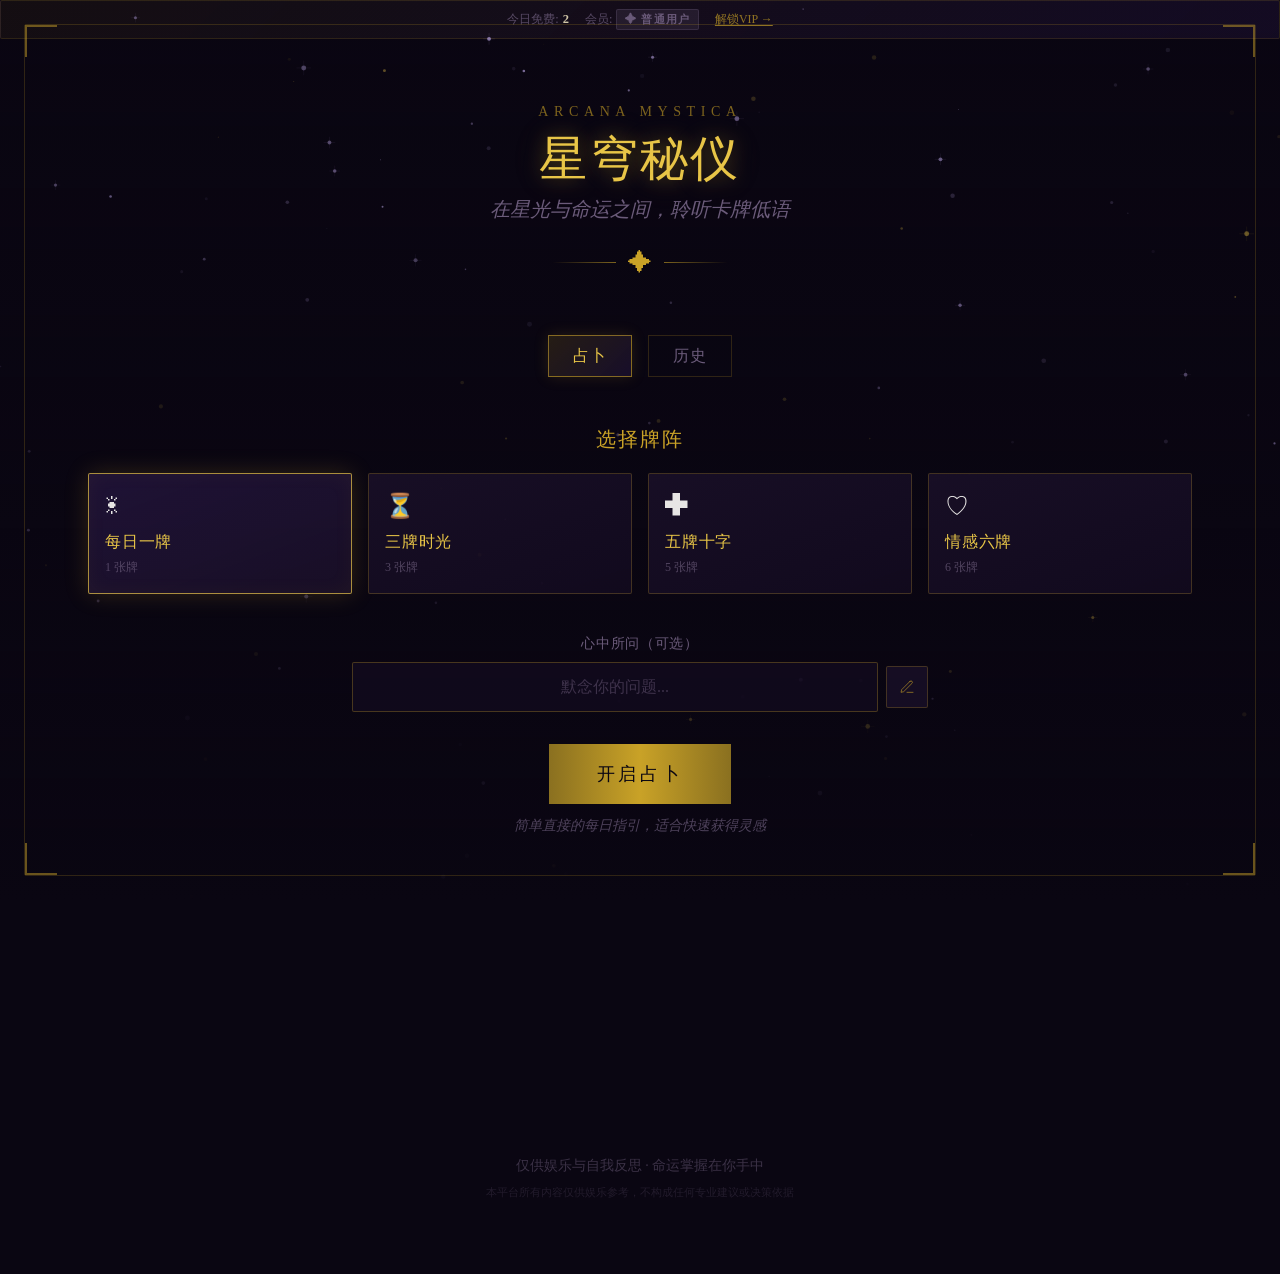
<file: tarot/index.html>
<!DOCTYPE html>
<html lang="zh-CN">
<head>
  <meta charset="UTF-8" />
  <meta name="viewport" content="width=device-width, initial-scale=1.0, maximum-scale=1.0, user-scalable=no" />
  <meta name="description" content="神秘风塔罗占卜 — 暗黑鎏金复古风格，多牌阵抽卡，正逆位释义" />
  <title>星穹秘仪 · 塔罗占卜</title>
  <script src="../vendor/tailwind.js"></script>
  
  
  
  <link rel="stylesheet" href="css/style.css" />
  <script>
    tailwind.config = {
      theme: {
        extend: {
          colors: {
            mystic: {
              bg: '#0a0612',
              surface: '#120a1e',
              card: '#1a1028',
              gold: '#c9a227',
              'gold-light': '#e8c547',
              'gold-dim': '#8a7020',
              purple: '#2d1b4e',
              mist: '#6b5b7a',
            }
          },
          fontFamily: {
            display: ['Cinzel', 'serif'],
            body: ['Cormorant Garamond', 'serif'],
          }
        }
      }
    }
  </script>
</head>
<body class="bg-mystic-bg text-stone-200 font-body min-h-screen overflow-x-hidden">
  <!-- 粒子星光背景 -->
  <canvas id="particle-canvas" class="fixed inset-0 w-full h-full pointer-events-none z-0"></canvas>
  <div class="fixed inset-0 bg-gradient-to-b from-transparent via-mystic-bg/40 to-mystic-bg pointer-events-none z-[1]"></div>

    <!-- VIP/权限状态栏 -->
    <div id="vip-status-bar" class="vip-status-bar">
      <span class="vip-status-item">
        <span class="label">今日免费:</span>
        <span class="value" id="vip-remaining">2</span>
      </span>
      <span class="vip-status-item">
        <span class="label">会员:</span>
        <span class="vip-badge inactive" id="vip-badge">✦ 普通用户</span>
      </span>
      <button id="vip-open-btn" class="text-mystic-gold/70 hover:text-mystic-gold-light text-xs underline underline-offset-2 cursor-pointer bg-transparent border-none">
        解锁VIP →
      </button>
    </div>

  <!-- 装饰边框 -->
  <div class="fixed inset-3 sm:inset-6 border border-mystic-gold/20 pointer-events-none z-[2] rounded-sm">
    <div class="absolute top-0 left-0 w-8 h-8 border-t-2 border-l-2 border-mystic-gold/50"></div>
    <div class="absolute top-0 right-0 w-8 h-8 border-t-2 border-r-2 border-mystic-gold/50"></div>
    <div class="absolute bottom-0 left-0 w-8 h-8 border-b-2 border-l-2 border-mystic-gold/50"></div>
    <div class="absolute bottom-0 right-0 w-8 h-8 border-b-2 border-r-2 border-mystic-gold/50"></div>
  </div>

  <div class="relative z-10 max-w-6xl mx-auto px-4 sm:px-6 py-8 sm:py-12">
    <!-- 头部 -->
    <header class="text-center mb-10 sm:mb-14">
      <div class="inline-block mb-3">
        <span class="text-mystic-gold/60 text-sm tracking-[0.4em] uppercase">Arcana Mystica</span>
      </div>
      <h1 class="font-display text-3xl sm:text-5xl text-mystic-gold-light tracking-wider mb-3 glow-text">
        星穹秘仪
      </h1>
      <p class="text-mystic-mist text-lg sm:text-xl italic max-w-md mx-auto">
        在星光与命运之间，聆听卡牌低语
      </p>
      <div class="flex justify-center gap-3 mt-6">
        <div class="h-px w-16 bg-gradient-to-r from-transparent to-mystic-gold/60 self-center"></div>
        <span class="text-mystic-gold text-2xl">✦</span>
        <div class="h-px w-16 bg-gradient-to-l from-transparent to-mystic-gold/60 self-center"></div>
      </div>
    </header>

    <!-- 导航标签 -->
    <nav class="flex justify-center gap-2 sm:gap-4 mb-8 sm:mb-12 flex-wrap">
      <button data-tab="reading" class="tab-btn active px-4 sm:px-6 py-2 text-sm sm:text-base font-display tracking-wider border border-mystic-gold/40 text-mystic-gold-light transition-all">
        占卜
      </button>
      <button data-tab="history" class="tab-btn px-4 sm:px-6 py-2 text-sm sm:text-base font-display tracking-wider border border-mystic-gold/20 text-mystic-mist hover:border-mystic-gold/40 hover:text-mystic-gold-light transition-all">
        历史
      </button>
    </nav>

    <!-- 占卜面板 -->
    <section id="panel-reading" class="tab-panel">
      <!-- 牌阵选择 -->
      <div class="mb-8 sm:mb-10">
        <h2 class="font-display text-center text-mystic-gold text-lg sm:text-xl tracking-widest mb-5">选择牌阵</h2>
        <div id="spread-selector" class="grid grid-cols-2 sm:grid-cols-4 gap-3 sm:gap-4"></div>
      </div>

      <!-- 问题输入 -->
      <div class="max-w-xl mx-auto mb-8">
        <label for="question-input" class="block text-center text-mystic-mist text-sm mb-2 tracking-wider">心中所问（可选）</label>
        <div class="flex gap-2 items-center">
          <input
            id="question-input"
            type="text"
            maxlength="100"
            placeholder="默念你的问题..."
            class="flex-1 bg-mystic-surface/80 border border-mystic-gold/30 rounded-sm px-4 py-3 text-center text-stone-200 placeholder-mystic-mist/50 focus:outline-none focus:border-mystic-gold/60 focus:ring-1 focus:ring-mystic-gold/30 transition-all"
          />
          <button id="polish-btn" class="polish-btn" title="润色我的困惑">
            <svg viewBox="0 0 24 24" fill="none" stroke="currentColor" stroke-width="1.5" stroke-linecap="round" stroke-linejoin="round" class="w-4 h-4">
              <path d="M12 20h9"/>
              <path d="M16.5 3.5a2.121 2.121 0 0 1 3 3L7 19l-4 1 1-4L16.5 3.5z"/>
            </svg>
          </button>
        </div>
      </div>

      <!-- 操作按钮 -->
      <div class="text-center mb-10">
        <button id="draw-btn" class="draw-btn group relative px-8 sm:px-12 py-3 sm:py-4 font-display text-base sm:text-lg tracking-[0.2em] text-mystic-bg bg-gradient-to-r from-mystic-gold-dim via-mystic-gold to-mystic-gold-dim hover:from-mystic-gold hover:via-mystic-gold-light hover:to-mystic-gold transition-all duration-500 disabled:opacity-40 disabled:cursor-not-allowed">
          <span class="relative z-10">开启占卜</span>
        </button>
        <p id="spread-hint" class="text-mystic-mist/70 text-sm mt-3 italic"></p>
      </div>

      <!-- 心境+冥想选择弹窗 -->
      <div id="mood-modal" class="mood-overlay">
        <div class="mood-modal">
          <div class="mood-modal-title">✨ 此刻心境</div>
          <div class="mood-modal-subtitle">
            选择最能描述你当下状态的心境标签
          </div>
          <div class="mood-tags">
            <div class="mood-tag" data-mood="heart">
              <span class="mood-tag-icon">💕</span>
              <span class="mood-tag-label">感情内耗</span>
              <span class="mood-tag-desc">爱与纠葛中的迷雾</span>
            </div>
            <div class="mood-tag" data-mood="career">
              <span class="mood-tag-icon">⚔️</span>
              <span class="mood-tag-label">事业抉择</span>
              <span class="mood-tag-desc">十字路口的踯躅</span>
            </div>
            <div class="mood-tag" data-mood="self">
              <span class="mood-tag-icon">🌙</span>
              <span class="mood-tag-label">自我迷茫</span>
              <span class="mood-tag-desc">灵魂镜面的倒影</span>
            </div>
            <div class="mood-tag" data-mood="short">
              <span class="mood-tag-icon">🌊</span>
              <span class="mood-tag-label">短期运势</span>
              <span class="mood-tag-desc">近在眼前的波澜</span>
            </div>
          </div>

          <div class="meditation-timer-section">
            <div class="meditation-timer-label">🧘 冥想倒计时</div>
            <div class="meditation-timer-options">
              <button class="meditation-timer-option" data-duration="0">跳过</button>
              <button class="meditation-timer-option" data-duration="15">15秒</button>
              <button class="meditation-timer-option" data-duration="30">30秒</button>
              <button class="meditation-timer-option selected" data-duration="60">60秒</button>
            </div>
          </div>

          <div class="mood-modal-footer">
            <button id="mood-confirm-btn" class="mood-modal-btn">开始冥想</button>
          </div>
        </div>
      </div>

      <!-- 冥想倒计时覆盖层 -->
      <div id="meditation-overlay" class="meditation-overlay">
        <div class="meditation-content">
          <div class="meditation-spinner"></div>
          <div id="meditation-timer-display" class="meditation-timer-display">60</div>
          <div class="meditation-text">沉静心神……</div>
          <button id="meditation-skip-btn" class="meditation-skip-btn">跳过冥想</button>
        </div>
      </div>

      <!-- 牌阵展示区 -->
      <div id="spread-area" class="min-h-[200px]"></div>

      <!-- 释义区 -->
      <div id="interpretation-area" class="mt-8 sm:mt-12 hidden"></div>
    </section>

    <!-- 历史面板 -->
    <section id="panel-history" class="tab-panel hidden">
      <div class="flex justify-between items-center mb-6">
        <h2 class="font-display text-mystic-gold text-xl tracking-widest">占卜历史</h2>
        <button id="clear-history-btn" class="text-sm text-mystic-mist hover:text-red-400 transition-colors border border-mystic-gold/20 px-3 py-1">
          清空记录
        </button>
      </div>
      <div id="history-list" class="space-y-4"></div>
      <p id="history-empty" class="text-center text-mystic-mist italic py-12 hidden">尚无占卜记录，开启你的第一次占卜吧</p>
    </section>

    <footer class="text-center mt-16 sm:mt-20 pb-6 text-mystic-mist/50 text-sm">
      <p>仅供娱乐与自我反思 · 命运掌握在你手中</p>
      <p style="font-size:0.7rem; margin-top:6px; opacity:0.5;">本平台所有内容仅供娱乐参考，不构成任何专业建议或决策依据</p>
    </footer>
  </div>




  <!-- VIP会员弹窗 -->
  <div id="vip-modal" class="vip-overlay">
    <div class="vip-modal">
      <button class="vip-modal-close" id="vip-modal-close">&times;</button>
      <div class="vip-modal-title">✦ 星穹秘仪 · 会员</div>
      <div class="vip-modal-subtitle">一次解锁，无限占卜 · 仅供参考娱乐</div>

      <table class="vip-benefit-table">
        <thead>
          <tr>
            <th>权益</th>
            <th>普通用户</th>
            <th class="highlight">✦ VIP会员</th>
          </tr>
        </thead>
        <tbody>
          <tr>
            <td style="text-align:left; color:#8a7020;">每日占卜次数</td>
            <td><span class="check-no">仅 2 次</span></td>
            <td><span class="check-yes">✦ 无限次</span></td>
          </tr>
          <tr>
            <td style="text-align:left; color:#8a7020;">所有牌阵</td>
            <td><span class="check-no">仅限单牌</span></td>
            <td><span class="check-yes">✦ 全部开放</span></td>
          </tr>
          <tr>
            <td style="text-align:left; color:#8a7020;">冥想倒计时</td>
            <td><span class="check-no">限制使用</span></td>
            <td><span class="check-yes">✦ 完整体验</span></td>
          </tr>
          <tr>
            <td style="text-align:left; color:#8a7020;">心境印记</td>
            <td><span class="check-no">限制使用</span></td>
            <td><span class="check-yes">✦ 完整体验</span></td>
          </tr>
          <tr>
            <td style="text-align:left; color:#8a7020;">历史记录</td>
            <td><span class="check-yes">✦ 可用</span></td>
            <td><span class="check-yes">✦ 可用</span></td>
          </tr>
        </tbody>
      </table>

      <div class="vip-redeem-section">
        <div class="vip-redeem-label">✦ 输入兑换码激活VIP</div>
        <div class="vip-input-row">
          <input type="text" id="vip-code-input" placeholder="输入兑换码..." maxlength="30" />
          <button id="vip-redeem-btn" class="vip-redeem-btn">激活</button>
        </div>
        <div id="vip-msg" class="vip-msg"></div>
      </div>

      <p style="text-align:center; font-size:0.7rem; color:#6b5b7a; letter-spacing:0.05em;">
        兑换码仅限活动期间使用 · 本服务仅供娱乐与自我反思
      </p>
    </div>
  </div>

  <!-- 卡牌详情弹窗 -->
  <div id="card-modal" class="fixed inset-0 z-50 hidden items-center justify-center p-4 bg-black/70 backdrop-blur-sm">
    <div class="modal-content relative bg-mystic-surface border border-mystic-gold/40 max-w-md w-full p-6 sm:p-8 max-h-[85vh] overflow-y-auto">
      <button id="modal-close" class="absolute top-3 right-3 text-mystic-mist hover:text-mystic-gold-light text-2xl leading-none">&times;</button>
      <div id="modal-body"></div>
    </div>
  </div>

  <script src="js/cards.js"></script>
  <script src="js/spreads.js"></script>
  <script src="js/storage.js"></script>
  <script src="js/particles.js"></script>
  <script src="js/polish.js"></script>
  <script src="js/meditation.js"></script>
  <script src="js/app.js"></script>

  <!-- ===== 权限模块初始化（VIP弹窗事件绑定） ===== -->
  <script>
  (function () {
    var $s = function(s) { return document.querySelector(s); };

    function updateStatusBar() {
      var status = VipModule.getStatus();
      var remainingEl = $s("#vip-remaining");
      var badgeEl = $s("#vip-badge");
      var openBtn = $s("#vip-open-btn");
      if (!remainingEl || !badgeEl) return;
      if (status.isVip) {
        remainingEl.textContent = "∞";
        badgeEl.textContent = "✦ VIP会员";
        badgeEl.className = "vip-badge";
        if (openBtn) openBtn.style.display = "none";
      } else {
        remainingEl.textContent = status.remaining;
        badgeEl.textContent = "✦ 普通用户";
        badgeEl.className = "vip-badge inactive";
        if (openBtn) openBtn.style.display = "";
      }
    }

    function openVIP() {
      var overlay = $s("#vip-modal");
      if (!overlay) return;
      overlay.classList.add("active");
      document.body.style.overflow = "hidden";
      $s("#vip-code-input").value = "";
      $s("#vip-msg").textContent = "";
      $s("#vip-msg").className = "vip-msg";
      $s("#vip-redeem-btn").className = "vip-redeem-btn";
      setTimeout(function() { $s("#vip-code-input").focus(); }, 300);
    }

    function closeVIP() {
      var overlay = $s("#vip-modal");
      if (!overlay) return;
      overlay.classList.remove("active");
      document.body.style.overflow = "";
    }

    // ---- 事件绑定 ----
    var openBtn = $s("#vip-open-btn");
    if (openBtn) openBtn.addEventListener("click", openVIP);

    $s("#vip-modal-close").addEventListener("click", closeVIP);
    $s("#vip-modal").addEventListener("click", function(e) {
      if (e.target === $s("#vip-modal")) closeVIP();
    });

    document.addEventListener("vip:open", openVIP);

    // 兑换码按钮
    $s("#vip-redeem-btn").addEventListener("click", function() {
      var code = $s("#vip-code-input").value.trim();
      var result = VipModule.redeemCode(code);
      var msgEl = $s("#vip-msg");
      msgEl.textContent = result.msg;
      msgEl.className = "vip-msg " + (result.success ? "success" : "error");
      if (result.success) {
        this.className = "vip-redeem-btn success";
        updateStatusBar();
        window.dispatchEvent(new CustomEvent("vip:statuschange"));
        setTimeout(closeVIP, 2500);
      }
    });

    // 回车触发兑换
    $s("#vip-code-input").addEventListener("keydown", function(e) {
      if (e.key === "Enter") {
        $s("#vip-redeem-btn").click();
      }
    });

    updateStatusBar();
    window._vipUpdateStatus = updateStatusBar;
  })();
  </script>
</body>
</html>
</file>
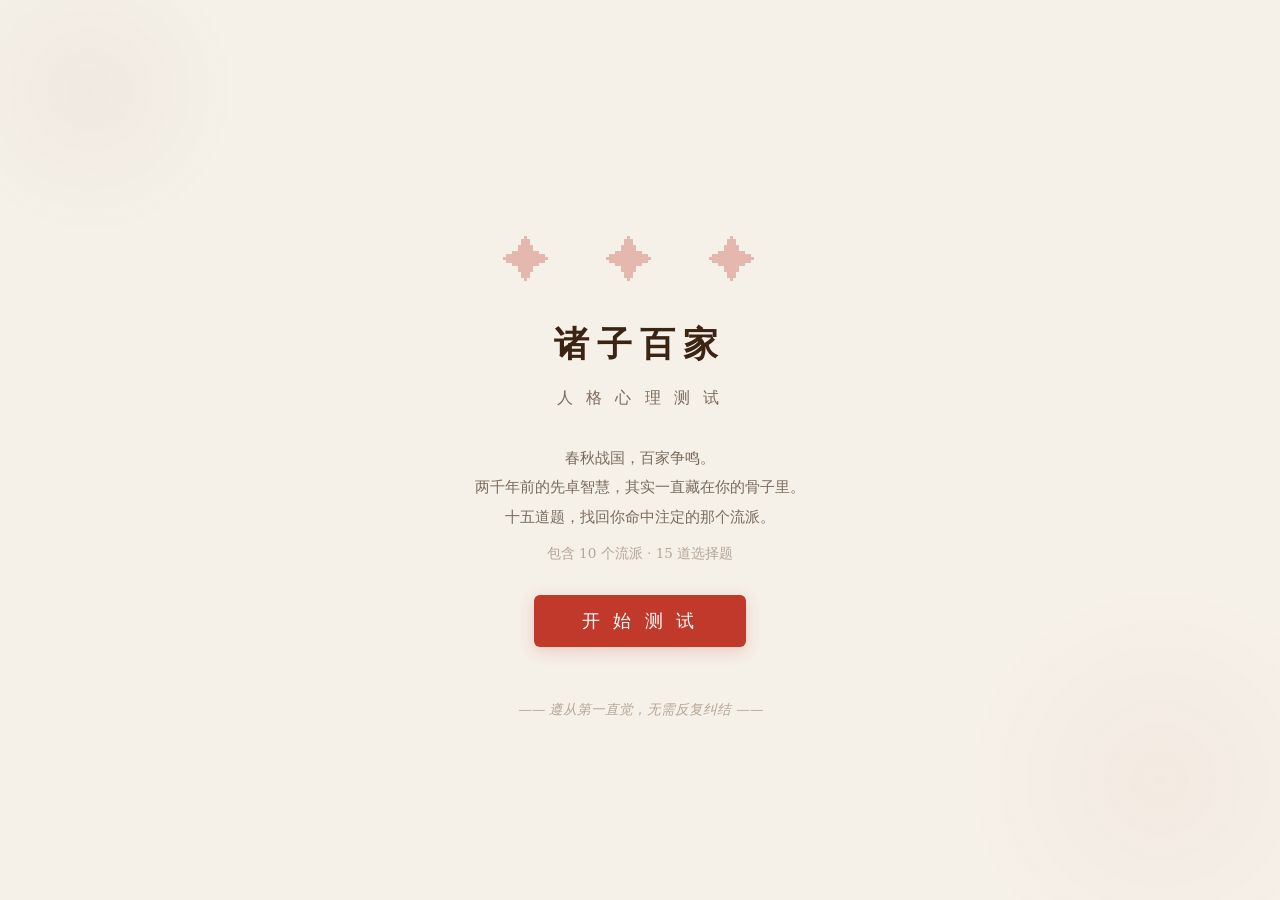
<file: zhuzi/index.html>
<!DOCTYPE html>
<html lang="zh-CN">
<head>
<meta charset="UTF-8">
<meta name="viewport" content="width=device-width,initial-scale=1.0,maximum-scale=1.0">
<title>诸子百家人格心理测试</title>
<style>
*{margin:0;padding:0;box-sizing:border-box}
html{scroll-behavior:smooth}
body{font-family:'Noto Serif SC','SimSun','STSong','serif';background:#f5f0e8;color:#3c2415;line-height:1.8;min-height:100vh}
.ink-splash{position:fixed;pointer-events:none;opacity:.03;z-index:-1;border-radius:50%}
.ink-splash.tl{top:-60px;left:-60px;width:300px;height:300px;background:radial-gradient(circle,#3c2415 0%,transparent 70%)}
.ink-splash.br{bottom:-80px;right:-80px;width:400px;height:400px;background:radial-gradient(circle,#c0392b 0%,transparent 70%)}
.page{display:none;max-width:640px;margin:0 auto;padding:20px 16px 40px;animation:fadeIn .5s ease}
.page.active{display:block}
@keyframes fadeIn{from{opacity:0;transform:translateY(12px)}to{opacity:1;transform:translateY(0)}}
@keyframes slideIn{from{opacity:0;transform:translateX(18px)}to{opacity:1;transform:translateX(0)}}
#page-home{text-align:center;padding-top:80px;min-height:100vh;display:flex;flex-direction:column;align-items:center;justify-content:center}
.home-dec{font-size:3em;color:#c0392b;opacity:.3;letter-spacing:20px;margin-bottom:8px}
.home-title{font-size:2.2em;font-weight:900;letter-spacing:8px;margin-bottom:8px}
.home-sub{font-size:1em;color:#7a6b5d;letter-spacing:4px;margin-bottom:30px}
.home-desc{max-width:460px;color:#7a6b5d;font-size:.92em;line-height:2;margin-bottom:10px}
.home-count{color:#b5a697;font-size:.85em;margin-bottom:30px}
.btn-start{display:inline-block;padding:14px 48px;background:#c0392b;color:#fff;border:none;border-radius:6px;font-family:inherit;font-size:1.1em;letter-spacing:4px;cursor:pointer;box-shadow:0 4px 16px rgba(192,57,43,.2);transition:all .3s}
.btn-start:hover{background:#a93226;transform:translateY(-2px);box-shadow:0 6px 24px rgba(192,57,43,.3)}
.home-footer{margin-top:50px;color:#b5a697;font-size:.85em;font-style:italic}
#page-quiz{padding-top:30px}
.progress-wrapper{margin-bottom:30px}
.progress-label{display:flex;justify-content:space-between;font-size:.85em;color:#7a6b5d;margin-bottom:6px}
.progress-bar{width:100%;height:4px;background:#e0d5c3;border-radius:2px;overflow:hidden}
.progress-fill{height:100%;background:#c0392b;border-radius:2px;transition:width .4s ease}
.guidance{text-align:center;color:#b5a697;font-size:.8em;margin-bottom:24px;font-style:italic}
.q-card{background:#faf6ee;border:1px solid #e0d5c3;border-radius:12px;padding:24px 20px;margin-bottom:16px;animation:slideIn .4s ease}
.q-num{font-size:.85em;color:#c0392b;margin-bottom:8px;font-weight:600}
.q-text{font-size:1.1em;font-weight:600;line-height:1.7;margin-bottom:20px}
.options{display:flex;flex-direction:column;gap:8px}
.opt{display:flex;align-items:center;gap:12px;padding:12px 16px;background:#f5f0e8;border:1px solid #e0d5c3;border-radius:8px;cursor:pointer;transition:all .25s;font-size:.92em;user-select:none}
.opt:hover{border-color:#c0392b;background:#fef7f0;transform:translateX(4px)}
.opt-icon{font-size:1.3em;flex-shrink:0;width:32px;text-align:center}
.opt-text{flex:1;line-height:1.5}
.opt.sel{border-color:#c0392b;background:#fce8e0}
#page-result{padding-top:30px}
.r-header{text-align:center;margin-bottom:28px}
.r-badge{display:inline-block;font-size:.85em;color:#c0392b;letter-spacing:3px;margin-bottom:10px;padding:4px 16px;border:1px solid #c0392b;border-radius:20px}
.r-title{font-size:1.6em;font-weight:700;margin-bottom:4px}
.r-title .hl{color:#c0392b}
.r-tagline{font-size:1em;color:#7a6b5d;font-style:italic;margin-bottom:10px}
.divider{text-align:center;color:#e0d5c3;font-size:1.2em;margin:20px 0;letter-spacing:8px}
.section{background:#faf6ee;border:1px solid #e0d5c3;border-radius:12px;padding:20px;margin-bottom:16px}
.section-title{font-size:1em;font-weight:700;color:#c0392b;margin-bottom:12px;padding-bottom:6px;border-bottom:1px solid #e0d5c3}
.section-body{font-size:.92em;line-height:1.9}
.trait-list{list-style:none;padding:0}
.trait-list li{padding:6px 0 6px 20px;position:relative;font-size:.92em}
.trait-list li::before{content:'';position:absolute;left:0;top:14px;width:8px;height:8px;border-radius:50%}
.trait-list.strength li::before{background:#2d6a4f}
.trait-list.weakness li::before{background:#c0392b}
.quote-block{font-style:italic;text-align:center;padding:16px;color:#7a6b5d;font-size:.92em;line-height:1.8}
.advice-block{padding:12px 16px;border-left:3px solid #b8860b;background:rgba(184,134,11,.06);border-radius:4px;font-size:.92em}
.canvas-wrap{text-align:center}
#radarChart{max-width:360px;margin:0 auto 16px;display:inline-block}
.actions{display:flex;gap:12px;margin-top:24px;justify-content:center;flex-wrap:wrap}
.btn-primary{display:inline-flex;align-items:center;gap:6px;padding:10px 28px;background:#c0392b;border:none;border-radius:6px;color:#fff;font-family:inherit;font-size:.95em;cursor:pointer;transition:all .3s}
.btn-primary:hover{background:#a93226}
.btn-sec{display:inline-flex;align-items:center;gap:6px;padding:10px 24px;background:#faf6ee;border:1px solid #e0d5c3;border-radius:6px;color:#3c2415;font-family:inherit;font-size:.9em;cursor:pointer;transition:all .3s}
.btn-sec:hover{border-color:#c0392b;background:#fef7f0}
.toast{position:fixed;bottom:40px;left:50%;transform:translateX(-50%);background:rgba(60,36,21,.9);color:#f5f0e8;padding:10px 24px;border-radius:6px;font-size:.85em;z-index:999;animation:toastUp .4s ease,toastDown .4s ease 1.6s forwards}
@keyframes toastUp{from{opacity:0;transform:translateX(-50%) translateY(20px)}to{opacity:1;transform:translateX(-50%) translateY(0)}}
@keyframes toastDown{from{opacity:1}to{opacity:0;transform:translateX(-50%) translateY(20px)}}
@media(max-width:480px){.page{padding:16px 12px 30px}#page-home{padding-top:50px}.home-title{font-size:1.6em;letter-spacing:6px}.q-text{font-size:1em}.opt{padding:10px 12px;font-size:.88em}.r-title{font-size:1.3em}.actions{flex-direction:column;align-items:center}.btn-primary,.btn-sec{width:100%;justify-content:center}}
</style>
</head>
<body>

<div class="ink-splash tl"></div>
<div class="ink-splash br"></div>

<!-- HOME -->
<div class="page active" id="page-home">
  <div class="home-dec">&#10022; &#10022; &#10022;</div>
  <h1 class="home-title">&#35832;&#23376;&#30334;&#23478;</h1>
  <p class="home-sub">&#20154;  &#26684;  &#24515;  &#29702;  &#27979;  &#35797;</p>
  <p class="home-desc">&#26149;&#31179;&#25112;&#22269;&#65292;&#30334;&#23478;&#20105;&#40483;&#12290;<br>&#20004;&#21315;&#24180;&#21069;&#30340;&#20808;&#21331;&#26234;&#24935;&#65292;&#20854;&#23454;&#19968;&#30452;&#34255;&#22312;&#20320;&#30340;&#39592;&#23376;&#37324;&#12290;<br>&#21313;&#20116;&#36947;&#39064;&#65292;&#25214;&#22238;&#20320;&#21629;&#20013;&#27880;&#23450;&#30340;&#37027;&#20010;&#27969;&#27966;&#12290;</p>
  <p class="home-count">&#21253;&#21547; 10 &#20010;&#27969;&#27966; &#183; 15 &#36947;&#36873;&#25321;&#39064;</p>
  <button class="btn-start" id="btnStart">&#24320;  &#22987;  &#27979;  &#35797;</button>
  <p class="home-footer">&#8212;&#8212; &#36981;&#20174;&#31532;&#19968;&#30452;&#35273;&#65292;&#26080;&#38656;&#21453;&#22797;&#32416;&#32467; &#8212;&#8212;</p>
</div>

<!-- QUIZ -->
<div class="page" id="page-quiz">
  <div class="progress-wrapper">
    <div class="progress-label"><span id="progText">&#31532; 1 / 15 &#39064;</span><span id="progPct">0%</span></div>
    <div class="progress-bar"><div class="progress-fill" id="progFill"></div></div>
  </div>
  <p class="guidance">&#10022; &#36981;&#20174;&#31532;&#19968;&#30452;&#35273;&#65292;&#26080;&#38656;&#21453;&#22797;&#32416;&#32467; &#10022;</p>
  <div id="qContainer"><p style="text-align:center;padding:40px;color:#b5a697">&#10023; &#21152;&#36733;&#39064;&#30446;&#20013;&#8230;</p></div>
</div>

<!-- RESULT -->
<div class="page" id="page-result">
  <div class="r-header">
    <div class="r-badge">&#10022; &#20320;&#30340;&#28789;&#39746;&#22900;&#21512;</div>
    <h1 class="r-title"><span class="hl" id="rMaster"></span> &middot; <span id="rLabel"></span></h1>
    <p class="r-tagline" id="rTagline"></p>
  </div>
  <div class="divider">&#8212; &middot; &#8212;</div>
  <div class="section"><div class="section-title">&#10023; &#20320;&#30340;&#20154;&#26684;&#24213;&#33394;</div><div class="section-body" id="rPersonality"></div></div>
  <div class="section"><div class="section-title">&#128204; &#20320;&#30340;&#22825;&#36171;&#20248;&#21183;</div><ul class="trait-list strength" id="rStrengths"></ul></div>
  <div class="section"><div class="section-title">&#9888;&#65039; &#20320;&#38656;&#35201;&#30041;&#24847;&#30340;&#24615;&#26684;&#30701;&#26495;</div><ul class="trait-list weakness" id="rWeaknesses"></ul></div>
  <div class="section"><div class="section-title">&#128220; &#19987;&#23646;&#20808;&#21331;&#21476;&#31821;&#21407;&#25991;&#23507;&#35821;</div><div class="quote-block" id="rQuote"></div></div>
  <div class="section"><div class="section-title">&#128161; &#19987;&#23646;&#20154;&#29983;&#24314;&#35758;</div><div class="advice-block" id="rAdvice"></div></div>
  <div class="section"><div class="section-title">&#128202; &#20320;&#30340;&#20061;&#27969;&#20998;&#24067;</div><div class="canvas-wrap"><canvas id="radarChart"></canvas><p id="radarFallbackMsg" style="display:none;color:#b5a697;font-size:.85em">&#128202; &#22270;&#34920;&#24211;&#26410;&#21152;&#36733;&#65292;&#20197;&#19978;&#20026;&#25991;&#23383;&#29256;&#20998;&#20540;</p></div></div>
  <div class="actions">
    <button class="btn-primary" id="btnCopy">&#128203; &#22797;&#21046;&#20998;&#20139;&#25991;&#26696;</button>
    <button class="btn-sec" id="btnReset">&#128260; &#19968;&#38190;&#37325;&#27979;</button>
  </div>
</div>

<!-- Chart.js CDN -->
<script src="../vendor/chart.umd.min.js" crossorigin="anonymous" onerror="console.warn('Chart.js CDN failed')"></script>

<script>
// ============================================================
// 数据 + 逻辑 + UI（全量内联）
// ============================================================

// ---- 安全存储降级 ----
var SafeStore = {
  _mem: {},
  get: function(k, d) { try { var v = localStorage.getItem(k); return v ? JSON.parse(v) : d; } catch(e) { return this._mem[k] !== undefined ? this._mem[k] : d; } },
  set: function(k, v) { try { localStorage.setItem(k, JSON.stringify(v)); } catch(e) { this._mem[k] = v; } },
  remove: function(k) { try { localStorage.removeItem(k); } catch(e) {} delete this._mem[k]; }
};

// ---- DATA ----
// ============================================================
// 诸子百家人格测试 — 数据（10个流派 + 15道题）
// ============================================================

const SCHOOLS = [
  {
    id: 'rujia', name: '儒家', master: '孔子', label: '孔子',
    tags: ['仁礼修身', '温和入世', '顾全他人', '重视秩序自省'],
    tagline: '己所不欲，勿施于人',
    bgColor: '#c0392b',
    strengths: [
      '共情力强，擅长维系人际关系',
      '坚守道德底线，原则清晰',
      '责任感强，团队中的稳定力量'
    ],
    weaknesses: [
      '极易内耗，习惯性委屈自己',
      '不懂拒绝，容易被人情绑架'
    ],
    quote: '己所不欲，勿施于人。——《论语·卫灵公》',
    advice: '温柔需带锋芒，不必事事迁就他人。',
    personality: '你是一个骨子里带着温度的人。像春日里的清风，你总是习惯先照顾别人的感受。在你的世界里，秩序与善意并重，你相信只要每个人都做好分内之事，世界就会变好。你不喜欢冲突，宁愿自己退一步也要维持关系的和谐。你在乎别人怎么看你，有时候这种在乎变成了自我消耗。你内心很柔软，柔软到连拒绝别人都觉得有罪。但别忘了，爱别人之前，先学会爱自己。'
  },
  {
    id: 'daojia', name: '道家', master: '庄周', label: '庄子',
    tags: ['逍遥自在', '看淡名利', '顺其自然', '厌恶世俗束缚'],
    tagline: '至人无己，神人无功，圣人无名',
    bgColor: '#2d6a4f',
    strengths: [
      '心态松弛，接纳得失',
      '享受独处，情绪自愈力强',
      '不被外界评价所困'
    ],
    weaknesses: [
      '遇事容易逃避，缺乏主动对抗的动力',
      '过于随性，缺少现实执行力'
    ],
    quote: '至人无己，神人无功，圣人无名。——《庄子·逍遥游》',
    advice: '随心不躺平，适度入世感受人间烟火。',
    personality: '你是那种躺在草地上看云就能度过一个下午的人。你骨子里向往自由，不喜欢被规则和期待束缚。当别人在焦虑地追赶什么的时候，你更愿意停下来问一句"何必呢"。你有一种天然的松弛感，这种松弛让你在人群中显得特别从容。但有时候，松弛也可能变成逃避，你在"顺其自然"的掩盖下，悄悄地放弃了争取。逍遥不是什么都不做，而是选择用自己喜欢的方式去做。'
  },
  {
    id: 'fajia', name: '法家', master: '韩非', label: '韩非',
    tags: ['极致理性', '规则至上', '目标导向', '公私分明', '果决清醒'],
    tagline: '世异则事异，事异则备变',
    bgColor: '#1a5276',
    strengths: [
      '逻辑清晰，擅长规划解决问题',
      '做事高效不情绪化',
      '决策果断，执行力强'
    ],
    weaknesses: [
      '容易忽略人情，处事僵硬',
      '不懂柔软变通，缺乏共情表达'
    ],
    quote: '世异则事异，事异则备变。——《韩非子·五蠹》',
    advice: '冰冷规则之外，留存一份共情与温柔。',
    personality: '你是一个清醒的理性主义者。你做决定从不会拍脑袋，每一步都有清晰的逻辑链条。你不喜欢模糊，不喜欢没有边界的关系和事情。你的大脑像一台精密运转的机器，任何试图用情绪说服你的人都会碰壁。你相信规则重于人情，效率高于面子。但偶尔，你也会觉得孤独——因为你在追求正确的同时，忘记了有些东西是不需要正确，只需要温暖的。'
  },
  {
    id: 'mojia', name: '墨家', master: '墨翟', label: '墨子',
    tags: ['兼爱平等', '热血利他', '心怀弱者', '吃苦耐劳', '反对纷争'],
    tagline: '兼相爱，交相利',
    bgColor: '#7b241c',
    strengths: [
      '正义感爆棚，乐于牺牲自我帮助他人',
      '待人赤诚，不掺杂功利心',
      '吃苦耐劳，行动力强'
    ],
    weaknesses: [
      '不懂拒绝，容易被持续消耗精力',
      '容易过度付出，忽略自身需求'
    ],
    quote: '兼相爱，交相利。——《墨子·兼爱中》',
    advice: '善良设立底线，优先照顾自身需求。',
    personality: '你心里住着一个理想主义者——不是那种空谈理想的理想主义者，而是真的会用行动去让世界变好一点的人。看到不公平的事你会愤怒，看到别人受苦你会心疼。你愿意为了一个更大的"好"，牺牲自己的时间和精力。你身上有一种难得的赤诚，这是现在很多人已经丢失的东西。但请记住，你的善良应该是有牙齿的，永远不要让别人把你的付出当作理所当然。'
  },
  {
    id: 'zongheng', name: '纵横家', master: '苏秦', label: '苏秦',
    tags: ['洞察人心', '情商出众', '擅长沟通', '灵活变通', '适应力强'],
    tagline: '审时度势，随机应变',
    bgColor: '#6c3483',
    strengths: [
      '擅长调和矛盾，社交天赋高',
      '能换位思考，理解所有人',
      '适应力强，融入任何环境'
    ],
    weaknesses: [
      '容易为迎合他人丢失自我本心',
      '左右摇摆，缺乏坚定立场'
    ],
    quote: '审时度势，随机应变。——《战国策》',
    advice: '圆滑处世，但坚守自身底层原则。',
    personality: '你像是人群中的调和剂，只要有你在的地方，气氛就不会太僵。你有一双很敏锐的眼睛，能看穿每个人没说出口的需求，然后巧妙地找到一个让大家都舒服的平衡点。你天生适合做沟通者，因为你既懂得坚持，也懂得退让。但有时候，你太擅长换位思考了，以至于在无数个角色的切换中，你渐渐忘了自己原本想要什么。在所有关系中，别忘了留一个位置给自己。'
  },
  {
    id: 'bingjia', name: '兵家', master: '孙武', label: '孙武',
    tags: ['冷静谋断', '未雨绸缪', '大局为重', '抗压能力强', '擅长布局'],
    tagline: '知己知彼，百战不殆',
    bgColor: '#1b4332',
    strengths: [
      '遇事冷静不慌乱',
      '提前预判风险，善于规划',
      '拥有领导魄力和决策力'
    ],
    weaknesses: [
      '控制欲强，时刻紧绷难以放松',
      '对他人和事要求过高，容易苛责'
    ],
    quote: '知己知彼，百战不殆。——《孙子兵法·谋攻篇》',
    advice: '不必强求掌控一切，学会松弛接纳变数。',
    personality: '你是天生的战略家。遇到问题，别人还在慌张的时候，你已经开始分析局势了。你的大脑永远在提前三步做推演——这个会怎样，那个会怎样，然后选一个最优解。你身上有一种让人安心的稳，团队里只要有你在，大家就觉得不会翻车。但这份稳来自你无时无刻不在紧绷的神经。你太怕出错了，太怕失控了——可人生最大的魅力，恰恰在于那些你算不到的部分。'
  },
  {
    id: 'mingjia', name: '名家', master: '公孙龙', label: '公孙龙',
    tags: ['思辨较真', '逻辑细腻', '注重细节', '追求事物本质'],
    tagline: '物莫非指，而指非指',
    bgColor: '#0e6655',
    strengths: [
      '观察力极强，看待问题多角度',
      '善于拆解矛盾，发现本质',
      '追求精确，做事可靠'
    ],
    weaknesses: [
      '容易钻牛角尖，纠结小事',
      '与人争辩不休，不够圆融'
    ],
    quote: '物莫非指，而指非指。——《公孙龙子·指物论》',
    advice: '适度放下思辨，不必事事分出对错输赢。',
    personality: '你在人群中是那个"但是"开头的人。倒不是故意抬杠，你是真的能看到别人看不到的细节和逻辑漏洞。你追求的是精确和真理，哪怕这个真理让人觉得不舒服。你的观察力极强，从一句措辞到一个停顿，你都能捕捉到隐藏的信息。这种能力让你在分析问题时有独特优势，但也让你成为辩论赛里的"魔鬼"。生活不是每一道题都需要正确答案，有些美好恰恰藏在模糊里。'
  },
  {
    id: 'yinyang', name: '阴阳家', master: '邹衍', label: '邹衍',
    tags: ['敬畏规律', '通透豁达', '感知万物', '擅长顺势而为'],
    tagline: '观阴阳之消息，知万物之兴衰',
    bgColor: '#1a5276',
    strengths: [
      '感知力敏锐，擅长顺应大势',
      '心态平和通透，不纠结',
      '能从宏观角度看问题'
    ],
    weaknesses: [
      '容易过度佛系，被动等待',
      '缺少主动争取的勇气'
    ],
    quote: '观阴阳之消息，知万物之兴衰。——《汉书·艺文志》引邹衍语',
    advice: '顺应天道，但也要主动把握属于自己的机遇。',
    personality: '你像是一个观察者，总是能跳脱事情本身，看到更大的图景。别人在纠结眼前的得失时，你在感受潮水的方向。你相信万物有它的规律，好的事会来，坏的事也会走，所以你不慌不忙。但有时候，你的通透——其实是一种不敢主动争取的伪装。你告诉自己"顺其自然"，也许只是因为害怕努力了也得不到。顺势而为不等于什么都不做，浪潮来的时候，你还是要自己站起来踏上去。'
  },
  {
    id: 'nongjia', name: '农家', master: '许行', label: '许行',
    tags: ['务实朴素', '知足常乐', '崇尚劳作', '简单纯粹'],
    tagline: '贤者与民并耕而食',
    bgColor: '#5d4037',
    strengths: [
      '脚踏实地，不贪慕浮华',
      '容易在平凡小事中获得幸福感',
      '稳定可靠，身边的人很安心'
    ],
    weaknesses: [
      '格局容易受限，不愿尝试新事物',
      '过于安于现状，缺乏进取心'
    ],
    quote: '贤者与民并耕而食。——《孟子·滕文公上》引许行语',
    advice: '安于平淡之余，也多去见识广阔天地。',
    personality: '你是这个时代少有的"慢活家"。当所有人都在加速奔跑的时候，你选择不跑。你不觉得住大房子、赚很多钱就是幸福，你更在意今天天气好不好，晚饭好不好吃。你在很小的事情上就能找到满足感，这是一种很多人都弄丢了的能力。你务实、踏实，从来不画饼，从来不开空头支票。但世界很大，有时候你的"知足"也让你错过了一些本该属于你的风景。走出去看看，你爱的田园不会消失，只会变得更加开阔。'
  },
  {
    id: 'xiaoshuo', name: '小说家', master: '虞初', label: '虞初',
    tags: ['共情细腻', '热爱生活', '擅长感知情绪', '浪漫温柔'],
    tagline: '街谈巷语，道听途说，亦藏人间百态',
    bgColor: '#a04000',
    strengths: [
      '想象力丰富，善于捕捉生活美好',
      '共情能力强，治愈感十足',
      '表达细腻，擅长用文字或语言打动人'
    ],
    weaknesses: [
      '容易多愁善感',
      '容易被外界负面情绪裹挟'
    ],
    quote: '街谈巷语，道听途说，亦藏人间百态。——《汉书·艺文志》',
    advice: '保留浪漫敏感，但建立情绪保护屏障。',
    personality: '你有一颗特别柔软的心，也有一双善于发现美的眼睛。别人经过一片普通的街道，看到的是路；你经过的时候，看到的是光影、是街角的花、是路人的表情。你在生活的缝隙里找到了很多很多人忽略的浪漫。你的共情力极强，朋友难过的时候总喜欢找你聊天，因为你是真的能感受到他们的感受。但这颗柔软的心也是你的软肋，别人的情绪会像潮水一样涌进你的世界。学着给你的心装一扇门，可以打开迎接美好，也可以在需要的时候关上喘口气。'
  }
];

// ---- 15 道题（每题10个选项对应10个流派） ----
const QUESTIONS = [
  {
    id: 1,
    text: '当朋友陷入低谷向你倾诉时，你通常会怎么回应？',
    options: [
      { school: 'rujia', text: '耐心倾听，温柔安慰，帮他分析哪里出了问题', icon: '🤝' },
      { school: 'daojia', text: '告诉他"顺其自然"，时间会解决一切', icon: '🌊' },
      { school: 'fajia', text: '帮他制定一个改变现状的具体行动计划', icon: '📋' },
      { school: 'mojia', text: '二话不说直接问他：需要我帮你做什么', icon: '🔥' },
      { school: 'zongheng', text: '一边听一边观察他的情绪变化，调整自己的回应', icon: '🎭' },
      { school: 'bingjia', text: '先了解事情全貌，再帮他评估得失', icon: '♟️' },
      { school: 'mingjia', text: '仔细分析他描述中的逻辑漏洞，帮他理清误解', icon: '🔍' },
      { school: 'yinyang', text: '告诉他一切都有它的周期，低谷之后会是上升', icon: '☯️' },
      { school: 'nongjia', text: '带他去吃点好吃的或者散散步，行动比说话有用', icon: '🥘' },
      { school: 'xiaoshuo', text: '认真地陪他沉浸在情绪里，说你也有过类似的感觉', icon: '💞' }
    ]
  },
  {
    id: 2,
    text: '团队里出现分歧，大家僵持不下的时候，你的本能反应是？',
    options: [
      { school: 'rujia', text: '希望大家各退一步，寻找大家都能接受的方式', icon: '🕊️' },
      { school: 'daojia', text: '觉得没必要争，各有各的道理，不如先放一放', icon: '🍃' },
      { school: 'fajia', text: '搬出规则和标准，用事实说服大家', icon: '⚖️' },
      { school: 'mojia', text: '站出来说"我们最终到底想实现什么"', icon: '🎯' },
      { school: 'zongheng', text: '分别找不同意见的人私下沟通，找共同利益点', icon: '🔄' },
      { school: 'bingjia', text: '先不表态，等各方充分表达后再做最优决策', icon: '🧠' },
      { school: 'mingjia', text: '指出分歧的底层逻辑矛盾在哪里', icon: '🤔' },
      { school: 'yinyang', text: '观察到大家情绪的节奏，等气氛缓和再推进', icon: '🌗' },
      { school: 'nongjia', text: '先做点实际的事缓解气氛，比如给大家倒杯水', icon: '☕' },
      { school: 'xiaoshuo', text: '轻声说句玩笑话让大家放松，不要太严肃', icon: '😊' }
    ]
  },
  {
    id: 3,
    text: '你更认同下面哪一种生活方式？',
    options: [
      { school: 'rujia', text: '修身齐家，做好自己的本分就是成功', icon: '🏠' },
      { school: 'daojia', text: '自在随性，不被规矩和期待绑架', icon: '🌲' },
      { school: 'fajia', text: '目标明确，每一步都走在通往终点的路上', icon: '🎯' },
      { school: 'mojia', text: '为更大的群体做有意义的事', icon: '🌍' },
      { school: 'zongheng', text: '认识有趣的人，体验不同的可能性', icon: '🌐' },
      { school: 'bingjia', text: '有规划有步骤，不打无准备之仗', icon: '📐' },
      { school: 'mingjia', text: '每个决定都有充分的思考和依据', icon: '📖' },
      { school: 'yinyang', text: '顺应天时地利，该努力努力，该躺平躺平', icon: '🌊' },
      { school: 'nongjia', text: '简简单单，一日三餐，知足常乐', icon: '🌾' },
      { school: 'xiaoshuo', text: '把生活过成诗，用心感受每一天的不同', icon: '🎨' }
    ]
  },
  {
    id: 4,
    text: '朋友说了一句让你很不舒服的话，你会怎么做？',
    options: [
      { school: 'rujia', text: '先忍下来，事后可能会委婉表达自己的感受', icon: '😌' },
      { school: 'daojia', text: '当时不舒服但很快就忘了，没必要计较', icon: '🍃' },
      { school: 'fajia', text: '当场理性地指出那句话的问题在哪里', icon: '📢' },
      { school: 'mojia', text: '如果觉得被冒犯会直接说出来', icon: '🗣️' },
      { school: 'zongheng', text: '先判断他是有意还是无心，再决定怎么回应', icon: '🧐' },
      { school: 'bingjia', text: '不动声色，但心里已经记下了', icon: '🤫' },
      { school: 'mingjia', text: '反复琢磨那句话到底是什么意思', icon: '💭' },
      { school: 'yinyang', text: '觉得这可能只是阶段性的小摩擦，过了就好', icon: '🌊' },
      { school: 'nongjia', text: '不太放在心上，朋友之间不用太较真', icon: '😊' },
      { school: 'xiaoshuo', text: '悄悄地难过一会儿，可能会写在日记里', icon: '📝' }
    ]
  },
  {
    id: 5,
    text: '面对一个重大人生选择，你的决策习惯更接近？',
    options: [
      { school: 'rujia', text: '咨询家人和有经验的自尊，听听大家的意见', icon: '👨‍👩‍👧' },
      { school: 'daojia', text: '听从内心的声音，感觉对了就做', icon: '🧘' },
      { school: 'fajia', text: '列出利弊清单，理性分析再得出结论', icon: '📊' },
      { school: 'mojia', text: '选那个对更多人有益的选项', icon: '🤲' },
      { school: 'zongheng', text: '考量各方得失，选一个各方都能接受的方案', icon: '⚖️' },
      { school: 'bingjia', text: '预判最坏情况，确保自己有能力兜底', icon: '🛡️' },
      { school: 'mingjia', text: '反复推演不同选择的逻辑后果', icon: '🔄' },
      { school: 'yinyang', text: '看大环境是怎样的，顺势做决定', icon: '🌊' },
      { school: 'nongjia', text: '选更稳妥、变化不大的那个', icon: '🌱' },
      { school: 'xiaoshuo', text: '闭上眼睛想象一下每种选择后的画面，选心跳加速的那个', icon: '💖' }
    ]
  },
  {
    id: 6,
    text: '你觉得自己在朋友眼中最大的特点是？',
    options: [
      { school: 'rujia', text: '靠谱，有分寸感，让人放心', icon: '🛡️' },
      { school: 'daojia', text: '随和不计较，跟他们一起很放松', icon: '😌' },
      { school: 'fajia', text: '清醒又果断，遇事总能给出现实建议', icon: '💡' },
      { school: 'mojia', text: '热心肠，朋友有难随叫随到', icon: '🏃' },
      { school: 'zongheng', text: '情商高，什么场合都能聊得来', icon: '🎙️' },
      { school: 'bingjia', text: '稳重不慌张，是大家的主心骨', icon: '🏛️' },
      { school: 'mingjia', text: '逻辑缜密，跟他们辩论从占不到便宜', icon: '🧠' },
      { school: 'yinyang', text: '佛系但通透，总能把事看得很开', icon: '☮️' },
      { school: 'nongjia', text: '真实不装，跟他们待着很舒服', icon: '🍵' },
      { school: 'xiaoshuo', text: '温柔细腻，记得每个人的生日和喜好', icon: '🎀' }
    ]
  },
  {
    id: 7,
    text: '周末没有安排，你最可能做以下哪件事？',
    options: [
      { school: 'rujia', text: '整理房间，看书学习，做个自律的人', icon: '📚' },
      { school: 'daojia', text: '找个安静的地方发呆、听音乐或者喝茶', icon: '🍵' },
      { school: 'fajia', text: '规划下一个阶段的安排，检查进度', icon: '📅' },
      { school: 'mojia', text: '去帮朋友做个什么事，或者参加公益活动', icon: '🤲' },
      { school: 'zongheng', text: '约很久没见的朋友吃饭聊天', icon: '🥂' },
      { school: 'bingjia', text: '复盘最近的事，查漏补缺', icon: '📊' },
      { school: 'mingjia', text: '看一部烧脑的纪录片或者读书', icon: '📺' },
      { school: 'yinyang', text: '看天气决定，去公园晒太阳或者在家窝着', icon: '⛅' },
      { school: 'nongjia', text: '自己做顿饭，慢慢享受简单的快乐', icon: '🍳' },
      { school: 'xiaoshuo', text: '看一部文艺电影，写点感想', icon: '🎬' }
    ]
  },
  {
    id: 8,
    text: '你觉得自己处理压力的方式更接近？',
    options: [
      { school: 'rujia', text: '靠自律和时间管理来度过', icon: '⏰' },
      { school: 'daojia', text: '告诉自己一切都会过去', icon: '🌊' },
      { school: 'fajia', text: '分析压力来源，逐一解决', icon: '🔧' },
      { school: 'mojia', text: '通过帮助别人来转移自己的焦虑', icon: '🤗' },
      { school: 'zongheng', text: '找信任的人聊一聊，说出来就好些', icon: '💬' },
      { school: 'bingjia', text: '制定应对策略，不让情绪影响判断', icon: '🧘' },
      { school: 'mingjia', text: '不停地想为什么会这样，试图找到答案', icon: '🤔' },
      { school: 'yinyang', text: '接受压力是生活的一部分，不抗拒', icon: '🤝' },
      { school: 'nongjia', text: '吃顿好的或者运动一下', icon: '🏋️' },
      { school: 'xiaoshuo', text: '看电影、写情绪日记来释放', icon: '✍️' }
    ]
  },
  {
    id: 9,
    text: '你对"成功"的理解更接近以下哪种？',
    options: [
      { school: 'rujia', text: '家庭和睦，受人尊重，问心无愧', icon: '🏡' },
      { school: 'daojia', text: '内心自由自在，不以物喜不以己悲', icon: '🕊️' },
      { school: 'fajia', text: '实现既定目标，达成自己想要的成就', icon: '🏆' },
      { school: 'mojia', text: '有能力帮助更多的人', icon: '🤲' },
      { school: 'zongheng', text: '有影响力，能在各种关系中游刃有余', icon: '🌐' },
      { school: 'bingjia', text: '赢了该赢的战役，达到预期的结果', icon: '⚔️' },
      { school: 'mingjia', text: '想明白了大部分事情，不糊涂', icon: '💡' },
      { school: 'yinyang', text: '身心平衡，顺风顺水', icon: '☯️' },
      { school: 'nongjia', text: '身体健康，吃得香睡得好', icon: '😴' },
      { school: 'xiaoshuo', text: '做自己喜欢的事，爱人爱己', icon: '💞' }
    ]
  },
  {
    id: 10,
    text: '如果被人误解了，你第一反应是？',
    options: [
      { school: 'rujia', text: '反思自己是不是哪里做得不够好', icon: '😔' },
      { school: 'daojia', text: '懒得解释，懂的人自然会懂', icon: '🙃' },
      { school: 'fajia', text: '摆出证据和事实澄清', icon: '📎' },
      { school: 'mojia', text: '心里很委屈，但还是不会怪对方', icon: '😢' },
      { school: 'zongheng', text: '看人下菜碟，重要的人就解释，不重要就算了', icon: '🎭' },
      { school: 'bingjia', text: '先按兵不动，看看对他有没有实际影响', icon: '🔭' },
      { school: 'mingjia', text: '反复想他为什么这么想，逻辑是什么', icon: '🤯' },
      { school: 'yinyang', text: '相信误会终究会解开', icon: '🌟' },
      { school: 'nongjia', text: '不太在意，做好自己的事就行', icon: '🙂' },
      { school: 'xiaoshuo', text: '偷偷难过很久，会反复回想', icon: '🥺' }
    ]
  },
  {
    id: 11,
    text: '你理想中的亲密关系是什么样的？',
    options: [
      { school: 'rujia', text: '相敬如宾，互相扶持，共同成长', icon: '🤝' },
      { school: 'daojia', text: '各自独立又互相陪伴，不强求不黏腻', icon: '🦋' },
      { school: 'fajia', text: '清晰的边界感，互相尊重对方的生活节奏', icon: '🏗️' },
      { school: 'mojia', text: '你中有我我中有你，为对方付出不觉得累', icon: '❤️' },
      { school: 'zongheng', text: '能聊到一起，也能给对方足够的空间', icon: '💬' },
      { school: 'bingjia', text: '并肩作战的伙伴，彼此可靠', icon: '🛡️' },
      { school: 'mingjia', text: '精神共鸣，能在思想层面交流', icon: '🧠' },
      { school: 'yinyang', text: '随缘，该来的时候自然就来', icon: '🌊' },
      { school: 'nongjia', text: '平平淡淡，踏踏实实过日子', icon: '🏡' },
      { school: 'xiaoshuo', text: '浪漫温柔，互相写小纸条的那种', icon: '💌' }
    ]
  },
  {
    id: 12,
    text: '你更欣赏以下哪种领导风格？',
    options: [
      { school: 'rujia', text: '德高望重，以身作则', icon: '👑' },
      { school: 'daojia', text: '无为而治，给下属充分的自由度', icon: '🍃' },
      { school: 'fajia', text: '赏罚分明，制度清晰', icon: '📜' },
      { school: 'mojia', text: '带头冲锋，和团队同甘共苦', icon: '⚔️' },
      { school: 'zongheng', text: '善用人才，懂得在不同情况下用不同策略', icon: '🎯' },
      { school: 'bingjia', text: '运筹帷幄，决胜千里之外', icon: '🧠' },
      { school: 'mingjia', text: '逻辑严密，决策都有充分依据', icon: '📊' },
      { school: 'yinyang', text: '因势利导，顺着大势做决策', icon: '🌊' },
      { school: 'nongjia', text: '务实落地，不画大饼', icon: '🔨' },
      { school: 'xiaoshuo', text: '有人情味，关心每个人的感受', icon: '💞' }
    ]
  },
  {
    id: 13,
    text: '遇到不公平的事情，你的反应通常是？',
    options: [
      { school: 'rujia', text: '心里不舒服但会选择隐忍，以和为贵', icon: '😐' },
      { school: 'daojia', text: '觉得没什么好争的，吃点亏就吃点亏', icon: '🙂' },
      { school: 'fajia', text: '直接指出哪里不公平，要求按规则处理', icon: '⚖️' },
      { school: 'mojia', text: '站出来替弱者说话', icon: '🦸' },
      { school: 'zongheng', text: '评估发声的后果，选择最有效的沟通方式', icon: '🎯' },
      { school: 'bingjia', text: '暂时忍耐，等合适的时机再出手', icon: '⏳' },
      { school: 'mingjia', text: '从逻辑上驳斥不公的论点', icon: '🗡️' },
      { school: 'yinyang', text: '觉得世间自有因果', icon: '☯️' },
      { school: 'nongjia', text: '能忍则忍，实在忍不了再说', icon: '😤' },
      { school: 'xiaoshuo', text: '对不公平特别敏感，可能会很久都忘不掉', icon: '💔' }
    ]
  },
  {
    id: 14,
    text: '你觉得你最大的能量来源是？',
    options: [
      { school: 'rujia', text: '做正确的事，尽到自己的责任', icon: '🌟' },
      { school: 'daojia', text: '独处的时光，不受打扰的自由', icon: '🌙' },
      { school: 'fajia', text: '看到计划一步步推进的成就感', icon: '📈' },
      { school: 'mojia', text: '帮助别人后对方开心的笑容', icon: '😊' },
      { school: 'zongheng', text: '和不同的人交流碰撞出新的火花', icon: '✨' },
      { school: 'bingjia', text: '战胜挑战后的胜利感', icon: '🏅' },
      { school: 'mingjia', text: '想通了一个纠结很久的问题', icon: '💡' },
      { school: 'yinyang', text: '大自然和安静的节奏', icon: '🌿' },
      { school: 'nongjia', text: '一顿好饭，一个好觉', icon: '😴' },
      { school: 'xiaoshuo', text: '生活中那些美好的小事', icon: '🌸' }
    ]
  },
  {
    id: 15,
    text: '下面哪句话最能引起你的共鸣？',
    options: [
      { school: 'rujia', text: '修身齐家治国平天下', icon: '📏' },
      { school: 'daojia', text: '天地与我并生，万物与我为一', icon: '🌌' },
      { school: 'fajia', text: '治世不一道，便国不法古', icon: '⚡' },
      { school: 'mojia', text: '有力者疾以助人，有财者勉以分人', icon: '🤲' },
      { school: 'zongheng', text: '一人之辩，重于九鼎之宝', icon: '💬' },
      { school: 'bingjia', text: '善战者，无智名，无勇功', icon: '🏆' },
      { school: 'mingjia', text: '至大无外，至小无内', icon: '🔬' },
      { school: 'yinyang', text: '一阴一阳之谓道', icon: '☯️' },
      { school: 'nongjia', text: '民生在勤，勤则不匮', icon: '🌾' },
      { school: 'xiaoshuo', text: '将生活的琐碎编成诗', icon: '📖' }
    ]
  }
];


// ---- APP ----
// ============================================================
// 诸子百家人格测试 — 核心逻辑
// ============================================================

const STATE = {
  currentQ: 0,          // 当前题号 (0-indexed)
  scores: {},           // { schoolId: number }
  answers: [],          // [{ school, text }]
  result: null,         // 最终结果
  started: false,
  finished: false
};

// 初始化分数
function initScores() {
  const s = {};
  SCHOOLS.forEach(sch => { s[sch.id] = 0; });
  return s;
}

// 开始测试
function startTest() {
  STATE.currentQ = 0;
  STATE.scores = initScores();
  STATE.answers = [];
  STATE.result = null;
  STATE.started = true;
  STATE.finished = false;
}

// 选择答案
function selectAnswer(schoolId, text) {
  STATE.scores[schoolId]++;
  STATE.answers.push({ school: schoolId, text });

  if (STATE.currentQ < QUESTIONS.length - 1) {
    STATE.currentQ++;
    return { done: false, nextQ: STATE.currentQ };
  } else {
    // 答题完成，计算结果
    STATE.finished = true;
    STATE.result = calculateResult();
    return { done: true };
  }
}

// 计算最高分流派
function calculateResult() {
  let maxScore = 0;
  let topSchools = [];

  for (const [id, score] of Object.entries(STATE.scores)) {
    if (score > maxScore) {
      maxScore = score;
      topSchools = [id];
    } else if (score === maxScore) {
      topSchools.push(id);
    }
  }

  // 并列最高分：把全部并列流派一并返回（不再用数组顺序决定结果）
  const tiedSchools = topSchools.map(function(id) {
    return SCHOOLS.find(function(s) { return s.id === id; });
  });
  return {
    school: tiedSchools[0],
    tiedSchools: tiedSchools,
    tied: tiedSchools.length > 1,
    scores: { ...STATE.scores },
    maxScore,
    answers: [...STATE.answers]
  };
}

// 生成分享文案
function generateShareText(school) {
  return `🔮 测完发现我是${school.label}·${school.master}！原来我的骨子里藏着千年诸子风骨，快来测测你属于哪家先贤～`;
}

// 获取雷达图数据
function getRadarData() {
  return SCHOOLS.map(s => ({
    name: s.name,
    value: STATE.scores[s.id] || 0
  }));
}


// ============================================================
// UI 控制器
// ============================================================
var chartInstance = null;

function showPage(id) {
  var ps = document.querySelectorAll('.page');
  for (var i = 0; i < ps.length; i++) ps[i].classList.remove('active');
  var el = document.getElementById(id);
  if (el) el.classList.add('active');
  window.scrollTo({ top: 0, behavior: 'smooth' });
}

function showQuiz() {
  try {
    startTest();
    showPage('page-quiz');
    renderQuestion();
  } catch(e) {
    console.error('showQuiz error:', e);
    alert('页面异常，请刷新重试');
  }
}

function renderQuestion() {
  var q = QUESTIONS[STATE.currentQ];
  var c = document.getElementById('qContainer');
  if (!q || !c) return;
  var h = '<div class="q-card"><div class="q-num">\u7b2c ' + (STATE.currentQ + 1) + ' / ' + QUESTIONS.length + ' \u9898</div><div class="q-text">' + q.text + '</div><div class="options">';
  for (var i = 0; i < q.options.length; i++) {
    var o = q.options[i];
    h += '<div class="opt" data-school="' + o.school + '"><span class="opt-icon">' + o.icon + '</span><span class="opt-text">' + o.text + '</span></div>';
  }
  h += '</div></div>';
  c.innerHTML = h;
  updateProgress();
  // Bind events
  var opts = c.querySelectorAll('.opt');
  for (var i = 0; i < opts.length; i++) {
    opts[i].addEventListener('click', optClickHandler);
  }
}

function optClickHandler(e) {
  var el = e.currentTarget;
  try {
    if (el.classList.contains('sel')) return;
    var all = document.querySelectorAll('.opt');
    for (var i = 0; i < all.length; i++) all[i].style.pointerEvents = 'none';
    el.classList.add('sel');
    var schoolId = el.getAttribute('data-school');
    var q = QUESTIONS[STATE.currentQ];
    var opt = null;
    for (var i = 0; i < q.options.length; i++) { if (q.options[i].school === schoolId) { opt = q.options[i]; break; } }
    var result = selectAnswer(schoolId, opt.text);
    if (result.done) {
      setTimeout(function() { showResult(); }, 500);
    } else {
      setTimeout(function() { renderQuestion(); }, 280);
      setTimeout(function() { var a = document.querySelectorAll('.opt'); for (var j = 0; j < a.length; j++) a[j].style.pointerEvents = ''; }, 280);
    }
  } catch(e) {
    console.error('optClick error:', e);
    var a = document.querySelectorAll('.opt');
    for (var i = 0; i < a.length; i++) a[i].style.pointerEvents = '';
  }
}

function updateProgress() {
  var total = QUESTIONS.length;
  var done = STATE.currentQ;
  var pct = Math.round((done / total) * 100);
  var pt = document.getElementById('progText');
  var pp = document.getElementById('progPct');
  var pf = document.getElementById('progFill');
  if (pt) pt.textContent = '\u7b2c ' + (done + 1) + ' / ' + total + ' \u9898';
  if (pp) pp.textContent = pct + '%';
  if (pf) pf.style.width = pct + '%';
}

function showResult() {
  try {
    var r = STATE.result;
    if (!r || !r.school) throw new Error('no result');
    var s = r.school;
    showPage('page-result');
    setText('rMaster', s.master);
    setText('rLabel', s.name);
    setText('rTagline', '\u2014\u2014 ' + (s.tags || []).slice(0,3).join(' \u00b7 ') + ' \u2014\u2014');
        var _tn = (r.tiedSchools || []).map(function(x) { return x.name; });
        if (_tn.length > 1) {
          var _el = document.getElementById('rTagline');
          if (_el) _el.textContent += '\u3000\uFF08\u4F60\u540C\u65F6\u5E76\u5217\uFF1A' + _tn.join(' \u00b7 ') + '\uFF09';
        }
    setText('rPersonality', s.personality);
    setHTML('rStrengths', (s.strengths || []).map(function(t) { return '<li>' + t + '</li>'; }).join(''));
    setHTML('rWeaknesses', (s.weaknesses || []).map(function(t) { return '<li>' + t + '</li>'; }).join(''));
    setText('rQuote', s.quote);
    setText('rAdvice', s.advice);
    renderRadar();
  } catch(e) {
    console.error('showResult error:', e);
  }
}

function setText(id, v) { var el = document.getElementById(id); if (el) el.textContent = (v != null ? v : ''); }
function setHTML(id, v) { var el = document.getElementById(id); if (el) el.innerHTML = (v != null ? v : ''); }

function renderRadar() {
  var canvas = document.getElementById('radarChart');
  if (!canvas) return;
  if (chartInstance) { try { chartInstance.destroy(); } catch(e) {} chartInstance = null; }
  var fm = document.getElementById('radarFallbackMsg');
  if (fm) fm.style.display = 'none';

  var data = getRadarData();
  if (typeof Chart !== 'undefined') {
    try {
      chartInstance = new Chart(canvas, {
        type: 'radar',
        data: {
          labels: data.map(function(d) { return d.name; }),
          datasets: [{
            label: '\u6d41\u6d3e\u5951\u5408\u5ea6',
            data: data.map(function(d) { return d.value; }),
            backgroundColor: 'rgba(192,57,43,0.1)',
            borderColor: 'rgba(192,57,43,0.6)',
            borderWidth: 2,
            pointBackgroundColor: 'rgba(192,57,43,0.8)',
            pointBorderColor: '#fff',
            pointBorderWidth: 1,
            pointRadius: 4
          }]
        },
        options: {
          responsive: true, maintainAspectRatio: true,
          plugins: { legend: { display: false },
            tooltip: { backgroundColor: 'rgba(60,36,21,0.9)', titleFont: { family: 'Noto Serif SC' }, bodyFont: { family: 'Noto Serif SC' } }
          },
          scales: {
            r: {
              beginAtZero: true,
              ticks: { stepSize: 1, font: { family: 'Noto Serif SC', size: 11 }, backdropColor: 'transparent' },
              pointLabels: { font: { family: 'Noto Serif SC', size: 12 }, color: '#5a4a3a' },
              grid: { color: 'rgba(60,36,21,0.08)' },
              angleLines: { color: 'rgba(60,36,21,0.1)' }
            }
          }
        }
      });
      return;
    } catch(e) {
      console.warn('Chart.js failed:', e.message);
    }
  }
  drawRadarFallback(canvas, data);
}

function drawRadarFallback(canvas, data) {
  var pw = canvas.parentElement;
  var W = pw ? pw.clientWidth : 300;
  if (W > 360) W = 360; if (W < 200) W = 200;
  var H = W, cx = W/2, cy = H/2, R = Math.min(W,H)*0.32;
  var n = data.length, maxVal = 1;
  for (var i = 0; i < n; i++) { if (data[i].value > maxVal) maxVal = data[i].value; }
  var dpr = window.devicePixelRatio || 1;
  canvas.width = W * dpr; canvas.height = H * dpr;
  canvas.style.width = W + 'px'; canvas.style.height = H + 'px';
  var ctx = canvas.getContext('2d');
  ctx.scale(dpr, dpr);
  function angle(i) { return -Math.PI/2 + (2*Math.PI*i)/n; }
  for (var lv = 1; lv <= maxVal; lv++) {
    ctx.beginPath();
    for (var i = 0; i <= n; i++) {
      var a = angle(i%n), r = (lv/maxVal)*R, x = cx+r*Math.cos(a), y = cy+r*Math.sin(a);
      if (i===0) ctx.moveTo(x,y); else ctx.lineTo(x,y);
    }
    ctx.strokeStyle='rgba(60,36,21,0.1)'; ctx.lineWidth=1; ctx.stroke();
  }
  for (var i = 0; i < n; i++) {
    var a = angle(i);
    ctx.beginPath(); ctx.moveTo(cx,cy); ctx.lineTo(cx+R*Math.cos(a),cy+R*Math.sin(a));
    ctx.strokeStyle='rgba(60,36,21,0.12)'; ctx.stroke();
  }
  ctx.beginPath();
  for (var i = 0; i <= n; i++) {
    var idx = i%n, a = angle(idx), r = (data[idx].value/maxVal)*R, x = cx+r*Math.cos(a), y = cy+r*Math.sin(a);
    if (i===0) ctx.moveTo(x,y); else ctx.lineTo(x,y);
  }
  ctx.closePath(); ctx.fillStyle='rgba(192,57,43,0.12)'; ctx.fill();
  ctx.strokeStyle='rgba(192,57,43,0.6)'; ctx.lineWidth=2; ctx.stroke();
  for (var i = 0; i < n; i++) {
    var a = angle(i), r = (data[i].value/maxVal)*R, x = cx+r*Math.cos(a), y = cy+r*Math.sin(a);
    ctx.beginPath(); ctx.arc(x,y,4,0,2*Math.PI);
    ctx.fillStyle='rgba(192,57,43,0.8)'; ctx.fill();
    ctx.strokeStyle='#fff'; ctx.lineWidth=1; ctx.stroke();
  }
  ctx.textAlign='center'; ctx.textBaseline='middle';
  for (var i = 0; i < n; i++) {
    var a = angle(i);
    ctx.fillStyle='#5a4a3a'; ctx.font='12px "Noto Serif SC",serif';
    ctx.fillText(data[i].name, cx+(R+18)*Math.cos(a), cy+(R+18)*Math.sin(a));
    ctx.fillStyle='rgba(192,57,43,0.6)'; ctx.font='10px "Noto Serif SC",serif';
    ctx.fillText(data[i].value+'\u5206', cx+(R+32)*Math.cos(a), cy+(R+32)*Math.sin(a));
  }
  if (fm) fm.style.display = 'block';
}

function copyShare() {
  try {
    var s = STATE.result.school;
    var text = generateShareText(s);
    if (navigator.clipboard && navigator.clipboard.writeText) {
      navigator.clipboard.writeText(text).then(function() { showToast('\u2705 \u5206\u4eab\u6587\u6848\u5df2\u590d\u5236\uff0c\u5feb\u53bb\u53d1\u670b\u53cb\u5708\u5427\uff01'); }).catch(function() { fallbackCopy(text); });
    } else { fallbackCopy(text); }
  } catch(e) { showToast('\u274c \u590d\u5236\u5931\u8d25'); }
}

function fallbackCopy(text) {
  try {
    var ta = document.createElement('textarea');
    ta.value = text; ta.style.position = 'fixed'; ta.style.opacity = '0';
    document.body.appendChild(ta); ta.select();
    document.execCommand('copy');
    document.body.removeChild(ta);
    showToast('\u2705 \u5206\u4eab\u6587\u6848\u5df2\u590d\u5236');
  } catch(e) { showToast('\uD83D\uDCCB \u8bf7\u624b\u52a8\u590d\u5236'); }
}

function showToast(msg) {
  var old = document.querySelector('.toast');
  if (old) old.remove();
  var el = document.createElement('div');
  el.className = 'toast'; el.textContent = msg;
  document.body.appendChild(el);
  setTimeout(function() { el.remove(); }, 2000);
}

function resetAll() {
  try { if (chartInstance) { chartInstance.destroy(); chartInstance = null; } } catch(e) {}
  showPage('page-home');
}

// ---- 按钮绑定 ----
(function() {
  var b = document.getElementById('btnStart');
  if (b) b.addEventListener('click', showQuiz);
  var bc = document.getElementById('btnCopy');
  if (bc) bc.addEventListener('click', copyShare);
  var br = document.getElementById('btnReset');
  if (br) br.addEventListener('click', resetAll);
  console.log('\u25a0 \u8bf8\u5b50\u767e\u5bb6\u6d4b\u8bd5\u5df2\u5c31\u7eea');
})();
</script>

</body>
</html>
</file>
<file: tarot/css/style.css>
/* ===== 全局与装饰 ===== */
* {
  -webkit-tap-highlight-color: transparent;
}

body {
  background-color: #0a0612;
}

.glow-text {
  text-shadow: 0 0 20px rgba(201, 162, 39, 0.4), 0 0 40px rgba(201, 162, 39, 0.15);
}

/* ===== 标签页 ===== */
.tab-btn.active {
  background: linear-gradient(135deg, rgba(201, 162, 39, 0.15), rgba(45, 27, 78, 0.4));
  border-color: rgba(201, 162, 39, 0.6);
  box-shadow: 0 0 15px rgba(201, 162, 39, 0.15);
}

/* ===== 牌阵选择器 ===== */
.spread-option {
  background: linear-gradient(160deg, rgba(26, 16, 40, 0.9), rgba(18, 10, 30, 0.95));
  border: 1px solid rgba(201, 162, 39, 0.25);
  transition: all 0.35s ease;
  cursor: pointer;
}

.spread-option:hover {
  border-color: rgba(201, 162, 39, 0.5);
  transform: translateY(-2px);
  box-shadow: 0 4px 20px rgba(201, 162, 39, 0.1);
}

.spread-option.selected {
  border-color: rgba(232, 197, 71, 0.7);
  background: linear-gradient(160deg, rgba(45, 27, 78, 0.6), rgba(26, 16, 40, 0.9));
  box-shadow: 0 0 25px rgba(201, 162, 39, 0.2), inset 0 0 20px rgba(201, 162, 39, 0.05);
}

/* ===== 3D 塔罗牌 ===== */
.card-scene {
  perspective: 1000px;
  width: var(--card-w, 140px);
  height: var(--card-h, 220px);
}

.card-3d {
  width: 100%;
  height: 100%;
  position: relative;
  transform-style: preserve-3d;
  transition: transform 0.8s cubic-bezier(0.4, 0.2, 0.2, 1);
  cursor: pointer;
}

.card-3d.flipped {
  transform: rotateY(180deg);
}

.card-3d.flipped.reversed {
  transform: rotateY(180deg) rotateZ(180deg);
}

.card-face {
  position: absolute;
  inset: 0;
  backface-visibility: hidden;
  -webkit-backface-visibility: hidden;
  border-radius: 6px;
  overflow: hidden;
}

.card-back {
  background: linear-gradient(145deg, #1a1028 0%, #2d1b4e 40%, #1a1028 100%);
  border: 2px solid rgba(201, 162, 39, 0.5);
  display: flex;
  align-items: center;
  justify-content: center;
}

.card-back::before {
  content: '';
  position: absolute;
  inset: 6px;
  border: 1px solid rgba(201, 162, 39, 0.3);
  border-radius: 3px;
}

.card-back-design {
  width: 60%;
  height: 70%;
  border: 1px solid rgba(201, 162, 39, 0.4);
  display: flex;
  align-items: center;
  justify-content: center;
  position: relative;
}

.card-back-design::after {
  content: '✦';
  font-size: 1.8rem;
  color: rgba(201, 162, 39, 0.7);
  text-shadow: 0 0 10px rgba(201, 162, 39, 0.5);
}

.card-front {
  transform: rotateY(180deg);
  background: linear-gradient(160deg, #1e1230, #120a1e);
  border: 2px solid rgba(201, 162, 39, 0.6);
  display: flex;
  flex-direction: column;
  align-items: center;
  justify-content: center;
  padding: 8px;
  text-align: center;
}

.card-front .card-number {
  font-family: 'Cinzel', serif;
  font-size: 0.9rem;
  color: rgba(201, 162, 39, 0.7);
  letter-spacing: 0.1em;
}

.card-front .card-name {
  font-family: 'Cinzel', serif;
  font-size: 1rem;
  color: #e8c547;
  line-height: 1.3;
  margin-top: 4px;
}

.card-front .card-suit {
  font-size: 0.75rem;
  color: rgba(107, 91, 122, 0.9);
  margin-top: 4px;
}

.card-front .card-symbol {
  font-size: 1.8rem;
  margin: 8px 0;
  opacity: 0.8;
}

/* 牌阵布局 */
.spread-layout {
  display: flex;
  flex-wrap: wrap;
  justify-content: center;
  align-items: flex-start;
  gap: 1rem;
}

.spread-slot {
  display: flex;
  flex-direction: column;
  align-items: center;
  gap: 0.5rem;
}

.spread-slot .slot-label {
  font-family: 'Cinzel', serif;
  font-size: 0.75rem;
  color: rgba(201, 162, 39, 0.8);
  letter-spacing: 0.15em;
  text-align: center;
  max-width: 140px;
  margin-bottom: 4px;
}

/* 十字阵特殊布局 */
.spread-cross {
  display: grid;
  grid-template-areas:
    ". top ."
    "left center right"
    ". bottom .";
  grid-template-columns: repeat(3, auto);
  gap: 0.75rem 1rem;
  justify-content: center;
}

.spread-cross .slot-top    { grid-area: top; }
.spread-cross .slot-left   { grid-area: left; }
.spread-cross .slot-center { grid-area: center; }
.spread-cross .slot-right  { grid-area: right; }
.spread-cross .slot-bottom { grid-area: bottom; }

/* 情感阵 */
.spread-relationship {
  display: grid;
  grid-template-columns: repeat(3, auto);
  grid-template-rows: repeat(2, auto);
  gap: 1rem;
  justify-content: center;
}

.spread-relationship .slot-you     { grid-column: 1; grid-row: 1; }
.spread-relationship .slot-them    { grid-column: 3; grid-row: 1; }
.spread-relationship .slot-bond    { grid-column: 2; grid-row: 1; align-self: center; }
.spread-relationship .slot-past    { grid-column: 1; grid-row: 2; }
.spread-relationship .slot-future  { grid-column: 3; grid-row: 2; }
.spread-relationship .slot-advice  { grid-column: 2; grid-row: 2; }

/* ===== 释义卡片 ===== */
.interpret-card {
  background: linear-gradient(160deg, rgba(26, 16, 40, 0.95), rgba(18, 10, 30, 0.98));
  border: 1px solid rgba(201, 162, 39, 0.25);
  animation: fadeSlideUp 0.5s ease forwards;
  opacity: 0;
}

.interpret-card h4 {
  font-size: 0.85rem;
}

.interpret-card p.text-stone-300 {
  font-size: 1rem;
  line-height: 1.6;
}

.interpret-card .card-meaning-main {
  font-size: 0.95rem;
  line-height: 1.7;
}

.interpret-card .card-mystic-insight {
  font-size: 0.85rem;
  line-height: 1.5;
  border-left: 2px solid rgba(201, 162, 39, 0.3);
  padding-left: 10px;
  margin-top: 8px;
}

.interpret-card:nth-child(1) { animation-delay: 0.1s; }
.interpret-card:nth-child(2) { animation-delay: 0.2s; }
.interpret-card:nth-child(3) { animation-delay: 0.3s; }
.interpret-card:nth-child(4) { animation-delay: 0.4s; }
.interpret-card:nth-child(5) { animation-delay: 0.5s; }
.interpret-card:nth-child(6) { animation-delay: 0.6s; }

@keyframes fadeSlideUp {
  from { opacity: 0; transform: translateY(16px); }
  to   { opacity: 1; transform: translateY(0); }
}

.orientation-badge {
  display: inline-block;
  font-size: 0.7rem;
  padding: 2px 8px;
  border-radius: 2px;
  letter-spacing: 0.1em;
}

.orientation-badge.upright {
  background: rgba(201, 162, 39, 0.15);
  color: #e8c547;
  border: 1px solid rgba(201, 162, 39, 0.4);
}

.orientation-badge.reversed {
  background: rgba(107, 91, 122, 0.2);
  color: #a898b8;
  border: 1px solid rgba(107, 91, 122, 0.4);
}

/* ===== 历史记录 ===== */
.history-item {
  background: linear-gradient(160deg, rgba(26, 16, 40, 0.8), rgba(18, 10, 30, 0.9));
  border: 1px solid rgba(201, 162, 39, 0.2);
  transition: border-color 0.3s;
}

.history-item:hover {
  border-color: rgba(201, 162, 39, 0.4);
}

/* ===== 弹窗 ===== */
.modal-content {
  animation: modalIn 0.35s ease;
}

@keyframes modalIn {
  from { opacity: 0; transform: scale(0.95) translateY(10px); }
  to   { opacity: 1; transform: scale(1) translateY(0); }
}

#card-modal.flex {
  display: flex;
}

/* ===== 抽牌按钮 ===== */
.draw-btn:not(:disabled)::after {
  content: '';
  position: absolute;
  inset: -2px;
  background: linear-gradient(45deg, transparent, rgba(232, 197, 71, 0.3), transparent);
  opacity: 0;
  transition: opacity 0.4s;
}

.draw-btn:not(:disabled):hover::after {
  opacity: 1;
}

/* ===== 洗牌动画 ===== */
@keyframes shuffle {
  0%, 100% { transform: translateY(0) rotate(0deg); }
  25% { transform: translateY(-8px) rotate(-3deg); }
  75% { transform: translateY(-4px) rotate(3deg); }
}

.card-3d.shuffling {
  animation: shuffle 0.4s ease infinite;
}

.card-3d.shuffling:nth-child(2) { animation-delay: 0.1s; }
.card-3d.shuffling:nth-child(3) { animation-delay: 0.2s; }
.card-3d.shuffling:nth-child(4) { animation-delay: 0.15s; }
.card-3d.shuffling:nth-child(5) { animation-delay: 0.05s; }

/* ===== 响应式 ===== */
@media (max-width: 640px) {
  .card-scene {
    --card-w: 100px;
    --card-h: 160px;
  }

  .card-front .card-name {
    font-size: 0.8rem;
  }

  .spread-cross {
    gap: 0.5rem 0.75rem;
  }

  .spread-relationship {
    gap: 0.75rem;
  }
}

@media (min-width: 641px) {
  .card-scene {
    --card-w: 140px;
    --card-h: 220px;
  }
}

@media (min-width: 1024px) {
  .card-scene {
    --card-w: 150px;
    --card-h: 240px;
  }
}

/* ===== 润色按钮 ===== */
.polish-btn {
  flex-shrink: 0;
  width: 42px;
  height: 42px;
  display: flex;
  align-items: center;
  justify-content: center;
  background: rgba(26, 16, 40, 0.8);
  border: 1px solid rgba(201, 162, 39, 0.25);
  color: rgba(201, 162, 39, 0.6);
  cursor: pointer;
  transition: all 0.3s ease;
  border-radius: 2px;
}

.polish-btn:hover {
  border-color: rgba(201, 162, 39, 0.5);
  color: #e8c547;
  background: rgba(45, 27, 78, 0.4);
  box-shadow: 0 0 12px rgba(201, 162, 39, 0.12);
}

.polish-btn:active {
  transform: scale(0.95);
}

.polish-btn.flash {
  animation: polishFlash 0.6s ease;
}

@keyframes polishFlash {
  0% { border-color: rgba(201, 162, 39, 0.25); }
  50% { border-color: rgba(232, 197, 71, 0.8); box-shadow: 0 0 16px rgba(201, 162, 39, 0.3); }
  100% { border-color: rgba(201, 162, 39, 0.25); }
}

/* 滚动条 */
::-webkit-scrollbar {
  width: 6px;
}
::-webkit-scrollbar-track {
  background: #0a0612;
}
::-webkit-scrollbar-thumb {
  background: rgba(201, 162, 39, 0.3);
  border-radius: 3px;
}

/* ===== 冥想倒计时组件 ===== */
.meditation-timer-section {
  margin-bottom: 20px;
  text-align: center;
}

.meditation-timer-label {
  font-family: 'Cinzel', serif;
  font-size: 0.75rem;
  color: rgba(201, 162, 39, 0.7);
  letter-spacing: 0.15em;
  margin-bottom: 10px;
}

.meditation-timer-options {
  display: flex;
  gap: 8px;
  justify-content: center;
}

.meditation-timer-option {
  font-family: 'Cinzel', serif;
  font-size: 0.7rem;
  padding: 6px 14px;
  border: 1px solid rgba(201, 162, 39, 0.25);
  background: rgba(26, 16, 40, 0.8);
  color: rgba(107, 91, 122, 0.8);
  cursor: pointer;
  transition: all 0.3s ease;
  border-radius: 2px;
  letter-spacing: 0.1em;
}

.meditation-timer-option:hover {
  border-color: rgba(201, 162, 39, 0.5);
  color: #e8c547;
}

.meditation-timer-option.selected {
  border-color: rgba(232, 197, 71, 0.6);
  background: rgba(45, 27, 78, 0.5);
  color: #e8c547;
  box-shadow: 0 0 12px rgba(201, 162, 39, 0.15);
}

/* 冥想覆盖层 */
.meditation-overlay {
  position: fixed;
  inset: 0;
  z-index: 150;
  display: flex;
  align-items: center;
  justify-content: center;
  background: rgba(10, 6, 18, 0.92);
  opacity: 0;
  visibility: hidden;
  transition: opacity 0.8s ease, visibility 0.8s ease;
}

.meditation-overlay.active {
  opacity: 1;
  visibility: visible;
}

.meditation-content {
  text-align: center;
}

.meditation-spinner {
  width: 60px;
  height: 60px;
  margin: 0 auto 24px;
  border: 2px solid rgba(201, 162, 39, 0.15);
  border-top-color: #c9a227;
  border-radius: 50%;
  animation: spin 3s linear infinite;
}

@keyframes spin {
  to { transform: rotate(360deg); }
}

.meditation-timer-display {
  font-family: 'Cinzel', serif;
  font-size: 4rem;
  color: #e8c547;
  letter-spacing: 0.1em;
  line-height: 1;
  margin-bottom: 16px;
  text-shadow: 0 0 30px rgba(201, 162, 39, 0.3);
}

.meditation-text {
  font-family: 'Cormorant Garamond', serif;
  font-size: 1.1rem;
  color: rgba(107, 91, 122, 0.8);
  font-style: italic;
}

.meditation-skip-btn {
  font-family: 'Cinzel', serif;
  font-size: 0.65rem;
  letter-spacing: 0.15em;
  padding: 6px 18px;
  margin-top: 32px;
  background: transparent;
  border: 1px solid rgba(107, 91, 122, 0.3);
  color: rgba(107, 91, 122, 0.6);
  cursor: pointer;
  transition: all 0.3s ease;
  border-radius: 2px;
}

.meditation-skip-btn:hover {
  border-color: rgba(201, 162, 39, 0.4);
  color: rgba(201, 162, 39, 0.7);
}

/* ===== 心境选择弹窗 ===== */
.mood-overlay {
  position: fixed;
  inset: 0;
  z-index: 100;
  display: flex;
  align-items: center;
  justify-content: center;
  background: rgba(0, 0, 0, 0.75);
  backdrop-filter: blur(6px);
  -webkit-backdrop-filter: blur(6px);
  opacity: 0;
  visibility: hidden;
  transition: opacity 0.4s ease, visibility 0.4s ease;
}

.mood-overlay.active {
  opacity: 1;
  visibility: visible;
}

.mood-modal {
  background: linear-gradient(160deg, #120a1e 0%, #1a1028 40%, #120a1e 100%);
  border: 1px solid rgba(201, 162, 39, 0.35);
  max-width: 480px;
  width: calc(100% - 32px);
  padding: 36px 28px;
  position: relative;
  transform: translateY(20px);
  opacity: 0;
  transition: transform 0.45s cubic-bezier(0.22, 1, 0.36, 1), opacity 0.45s ease;
}

.mood-overlay.active .mood-modal {
  transform: translateY(0);
  opacity: 1;
}

.mood-modal::before {
  content: '';
  position: absolute;
  inset: -1px;
  border: 1px solid rgba(201, 162, 39, 0.15);
  pointer-events: none;
}

.mood-modal-title {
  font-family: 'Cinzel', serif;
  font-size: 1.25rem;
  color: #e8c547;
  text-align: center;
  letter-spacing: 0.25em;
  margin-bottom: 6px;
}

.mood-modal-subtitle {
  text-align: center;
  color: rgba(107, 91, 122, 0.8);
  font-size: 0.9rem;
  font-style: italic;
  margin-bottom: 28px;
  line-height: 1.5;
}

.mood-tags {
  display: grid;
  grid-template-columns: 1fr 1fr;
  gap: 12px;
  margin-bottom: 24px;
}

.mood-tag {
  background: rgba(26, 16, 40, 0.8);
  border: 1px solid rgba(201, 162, 39, 0.2);
  padding: 16px 12px;
  text-align: center;
  cursor: pointer;
  transition: all 0.3s ease;
  border-radius: 2px;
}

.mood-tag:hover {
  border-color: rgba(201, 162, 39, 0.5);
  background: rgba(45, 27, 78, 0.5);
  transform: translateY(-2px);
  box-shadow: 0 4px 20px rgba(201, 162, 39, 0.1);
}

.mood-tag.selected {
  border-color: rgba(232, 197, 71, 0.7);
  background: linear-gradient(160deg, rgba(45, 27, 78, 0.6), rgba(26, 16, 40, 0.9));
  box-shadow: 0 0 20px rgba(201, 162, 39, 0.15), inset 0 0 15px rgba(201, 162, 39, 0.05);
}

.mood-tag-icon {
  font-size: 1.6rem;
  margin-bottom: 6px;
  display: block;
}

.mood-tag-label {
  font-family: 'Cinzel', serif;
  font-size: 0.8rem;
  color: #e8c547;
  letter-spacing: 0.15em;
}

.mood-tag-desc {
  font-size: 0.7rem;
  color: rgba(107, 91, 122, 0.7);
  margin-top: 4px;
}

.mood-modal-footer {
  text-align: center;
}

.mood-modal-btn {
  font-family: 'Cinzel', serif;
  padding: 10px 32px;
  background: linear-gradient(135deg, #8a7020, #c9a227, #8a7020);
  color: #0a0612;
  font-size: 0.85rem;
  letter-spacing: 0.2em;
  border: none;
  cursor: pointer;
  transition: all 0.3s;
  opacity: 0.5;
  pointer-events: none;
}

.mood-modal-btn.active {
  opacity: 1;
  pointer-events: auto;
}

.mood-modal-btn.active:hover {
  background: linear-gradient(135deg, #c9a227, #e8c547, #c9a227);
  transform: translateY(-1px);
  box-shadow: 0 0 20px rgba(201, 162, 39, 0.3);
}

/* 心境在释义区的展示 */
.mood-display {
  text-align: center;
  margin-bottom: 20px;
  padding: 12px;
  border: 1px solid rgba(201, 162, 39, 0.2);
  background: rgba(26, 16, 40, 0.6);
  border-radius: 2px;
}

.mood-display-label {
  font-size: 0.7rem;
  color: rgba(107, 91, 122, 0.7);
  letter-spacing: 0.15em;
  text-transform: uppercase;
}

.mood-display-value {
  font-family: 'Cinzel', serif;
  font-size: 1rem;
  color: #e8c547;
  margin-top: 4px;
}

/* ===== VIP/权限状态栏 ===== */
.vip-status-bar {
  display: flex;
  flex-wrap: wrap;
  align-items: center;
  justify-content: center;
  gap: 8px 16px;
  padding: 8px 12px;
  margin-bottom: 12px;
  background: linear-gradient(135deg, rgba(201, 162, 39, 0.06), rgba(45, 27, 78, 0.3));
  border: 1px solid rgba(201, 162, 39, 0.15);
  border-radius: 2px;
  font-size: 0.78rem;
}

.vip-status-item {
  display: inline-flex;
  align-items: center;
  gap: 4px;
  color: #d4c9aa;
}

.vip-status-item .label {
  color: rgba(107, 91, 122, 0.8);
}

.vip-status-item .value {
  font-weight: 600;
}

.vip-badge {
  display: inline-flex;
  align-items: center;
  gap: 3px;
  padding: 1px 8px;
  background: linear-gradient(135deg, #c9a227, #e8c547);
  color: #0a0612;
  font-size: 0.7rem;
  font-weight: 700;
  border-radius: 2px;
  letter-spacing: 0.1em;
}

.vip-badge.inactive {
  background: rgba(107, 91, 122, 0.2);
  color: #6b5b7a;
  border: 1px solid rgba(107, 91, 122, 0.3);
}

/* ===== VIP会员弹窗 ===== */
.vip-overlay {
  position: fixed;
  inset: 0;
  z-index: 1000;
  display: none;
  align-items: center;
  justify-content: center;
  padding: 16px;
  background: rgba(10, 6, 18, 0.85);
  backdrop-filter: blur(8px);
  -webkit-backdrop-filter: blur(8px);
  animation: vipFadeIn 0.4s ease;
}

.vip-overlay.active {
  display: flex;
}

.vip-modal {
  background: linear-gradient(160deg, #1a1028, #120a1e);
  border: 1px solid rgba(201, 162, 39, 0.4);
  max-width: 420px;
  width: 100%;
  padding: 28px 24px;
  position: relative;
  animation: vipSlideUp 0.45s ease;
}

@keyframes vipFadeIn {
  from { opacity: 0; }
  to { opacity: 1; }
}

@keyframes vipSlideUp {
  from { opacity: 0; transform: translateY(30px); }
  to { opacity: 1; transform: translateY(0); }
}

.vip-modal-title {
  font-family: 'Cinzel', serif;
  font-size: 1.3rem;
  color: #e8c547;
  text-align: center;
  letter-spacing: 0.12em;
  margin-bottom: 6px;
}

.vip-modal-subtitle {
  text-align: center;
  color: #6b5b7a;
  font-size: 0.82rem;
  margin-bottom: 20px;
}

.vip-benefit-table {
  width: 100%;
  border-collapse: collapse;
  margin-bottom: 20px;
}

.vip-benefit-table th,
.vip-benefit-table td {
  padding: 8px 10px;
  text-align: center;
  font-size: 0.8rem;
  border-bottom: 1px solid rgba(201, 162, 39, 0.1);
}

.vip-benefit-table th {
  color: #6b5b7a;
  font-weight: 400;
  letter-spacing: 0.05em;
  font-size: 0.72rem;
}

.vip-benefit-table td {
  color: #d4c9aa;
}

.vip-benefit-table .highlight {
  color: #e8c547;
  font-weight: 600;
}

.vip-benefit-table .check-yes {
  color: #c9a227;
  font-size: 1.1rem;
}

.vip-benefit-table .check-no {
  color: #6b5b7a;
  font-size: 0.9rem;
}

.vip-redeem-section {
  border: 1px solid rgba(201, 162, 39, 0.2);
  padding: 16px;
  margin-bottom: 16px;
  background: rgba(26, 16, 40, 0.6);
}

.vip-redeem-label {
  font-size: 0.78rem;
  color: #a0906a;
  margin-bottom: 8px;
  text-align: center;
  letter-spacing: 0.05em;
}

.vip-input-row {
  display: flex;
  gap: 8px;
}

.vip-input-row input {
  flex: 1;
  background: rgba(10, 6, 18, 0.8);
  border: 1px solid rgba(201, 162, 39, 0.25);
  padding: 8px 10px;
  color: #d4c9aa;
  font-size: 0.82rem;
  letter-spacing: 0.05em;
  outline: none;
  transition: border-color 0.3s;
}

.vip-input-row input:focus {
  border-color: #c9a227;
}

.vip-input-row input::placeholder {
  color: rgba(107, 91, 122, 0.4);
}

.vip-redeem-btn {
  padding: 8px 14px;
  background: linear-gradient(135deg, #8a7020, #c9a227);
  color: #0a0612;
  font-family: 'Cinzel', serif;
  font-size: 0.72rem;
  font-weight: 700;
  letter-spacing: 0.08em;
  border: none;
  cursor: pointer;
  transition: all 0.3s;
  white-space: nowrap;
}

.vip-redeem-btn:hover {
  background: linear-gradient(135deg, #c9a227, #e8c547);
}

.vip-msg {
  text-align: center;
  font-size: 0.78rem;
  margin-top: 8px;
  min-height: 1.2em;
}

.vip-msg.success {
  color: #c9a227;
}

.vip-msg.error {
  color: #b07060;
}

.vip-modal-close {
  position: absolute;
  top: 10px;
  right: 14px;
  color: #6b5b7a;
  font-size: 1.6rem;
  cursor: pointer;
  transition: color 0.3s;
  line-height: 1;
  background: none;
  border: none;
}

.vip-modal-close:hover {
  color: #e8c547;
}

/* 灰色蒙版锁定效果 */
.draw-btn.vip-locked {
  position: relative;
  pointer-events: auto !important;
  opacity: 1 !important;
}

.draw-btn.vip-locked::after {
  content: '今日免费次数已用完，点击了解VIP';
  position: absolute;
  inset: 0;
  display: flex;
  align-items: center;
  justify-content: center;
  background: rgba(10, 6, 18, 0.7);
  color: #d4c9aa;
  font-family: 'Cormorant Garamond', serif;
  font-size: 0.85rem;
  letter-spacing: 0.05em;
  backdrop-filter: grayscale(1);
  cursor: pointer;
}

@keyframes vipPulse {
  0%, 100% { box-shadow: 0 0 8px rgba(201, 162, 39, 0.2); }
  50% { box-shadow: 0 0 20px rgba(201, 162, 39, 0.5); }
}

.vip-redeem-btn.success {
  animation: vipPulse 1.5s ease infinite;
}

@media (max-width: 480px) {
  .vip-modal {
    padding: 20px 16px;
  }
  .vip-modal-title {
    font-size: 1.1rem;
  }
  .vip-status-bar {
    font-size: 0.7rem;
    gap: 4px 10px;
    padding: 6px 8px;
  }
  .vip-benefit-table th,
  .vip-benefit-table td {
    font-size: 0.7rem;
    padding: 6px 6px;
  }
}
</file>
